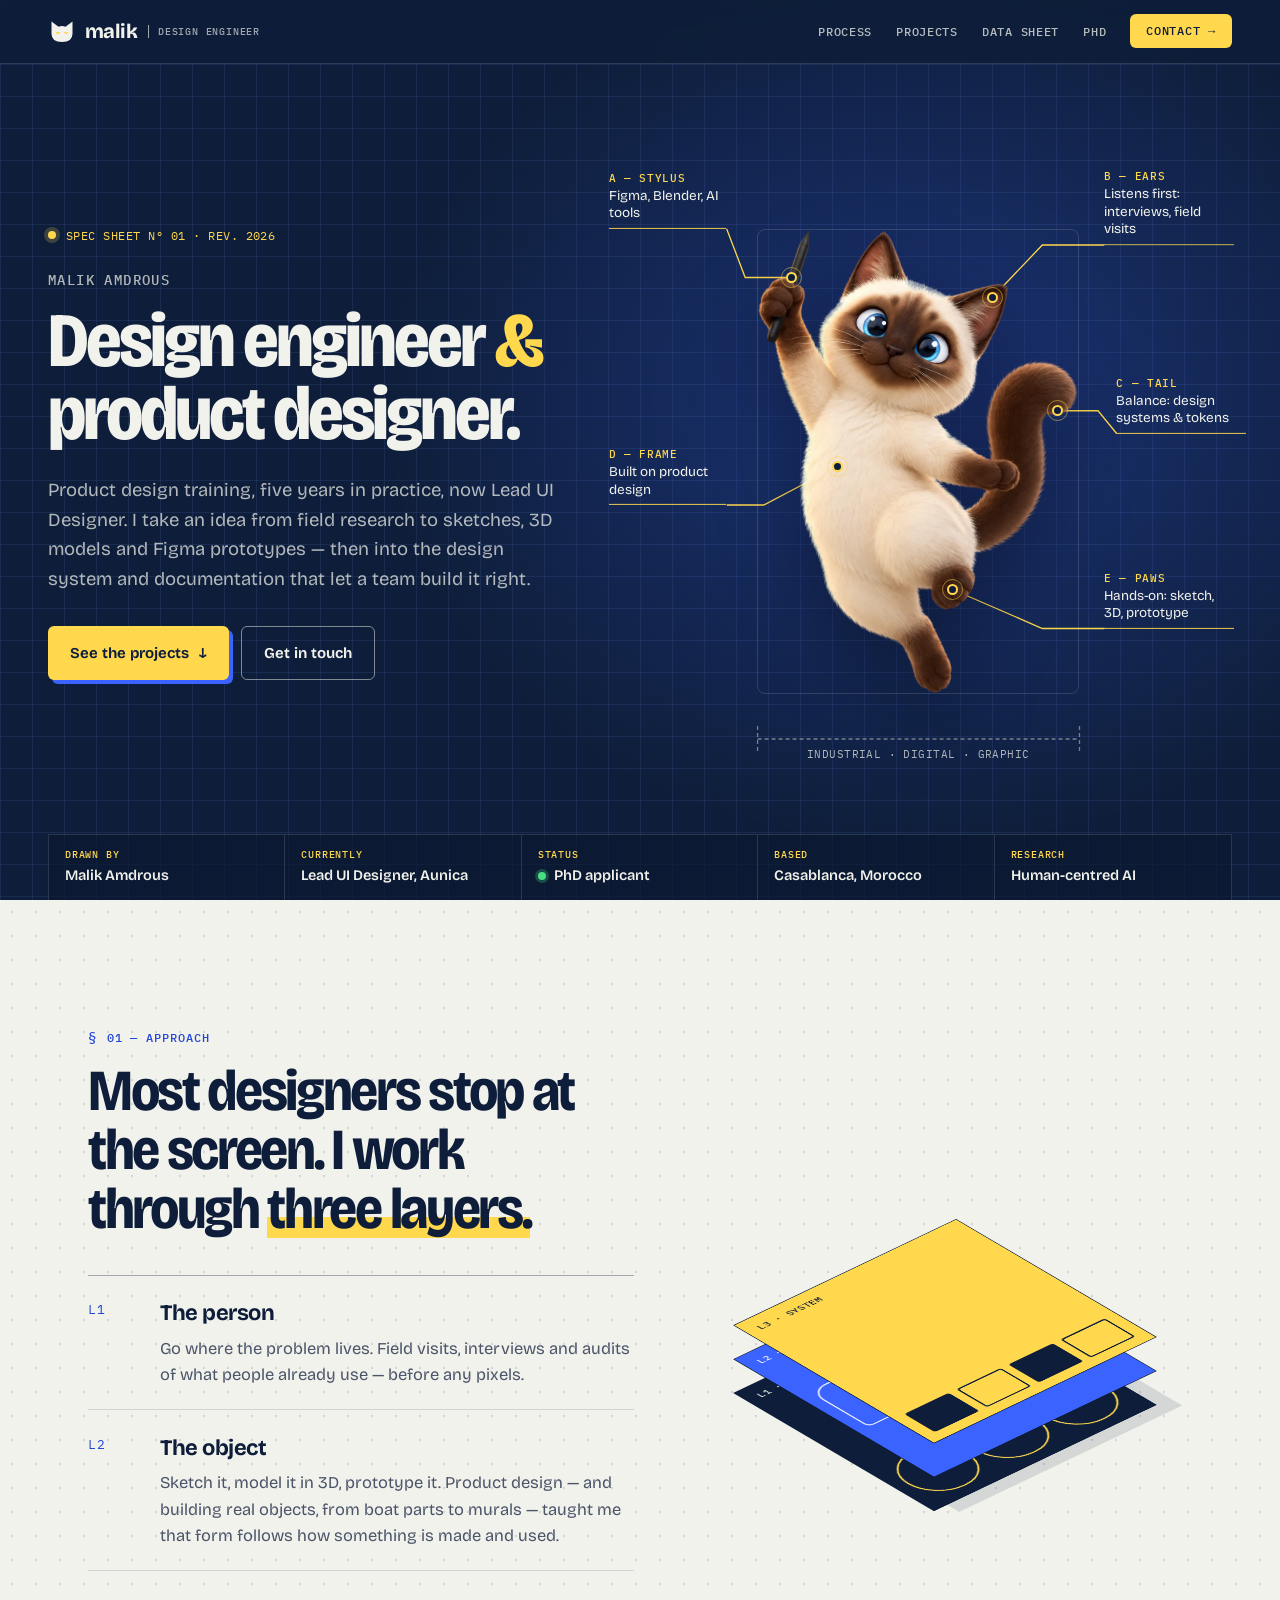
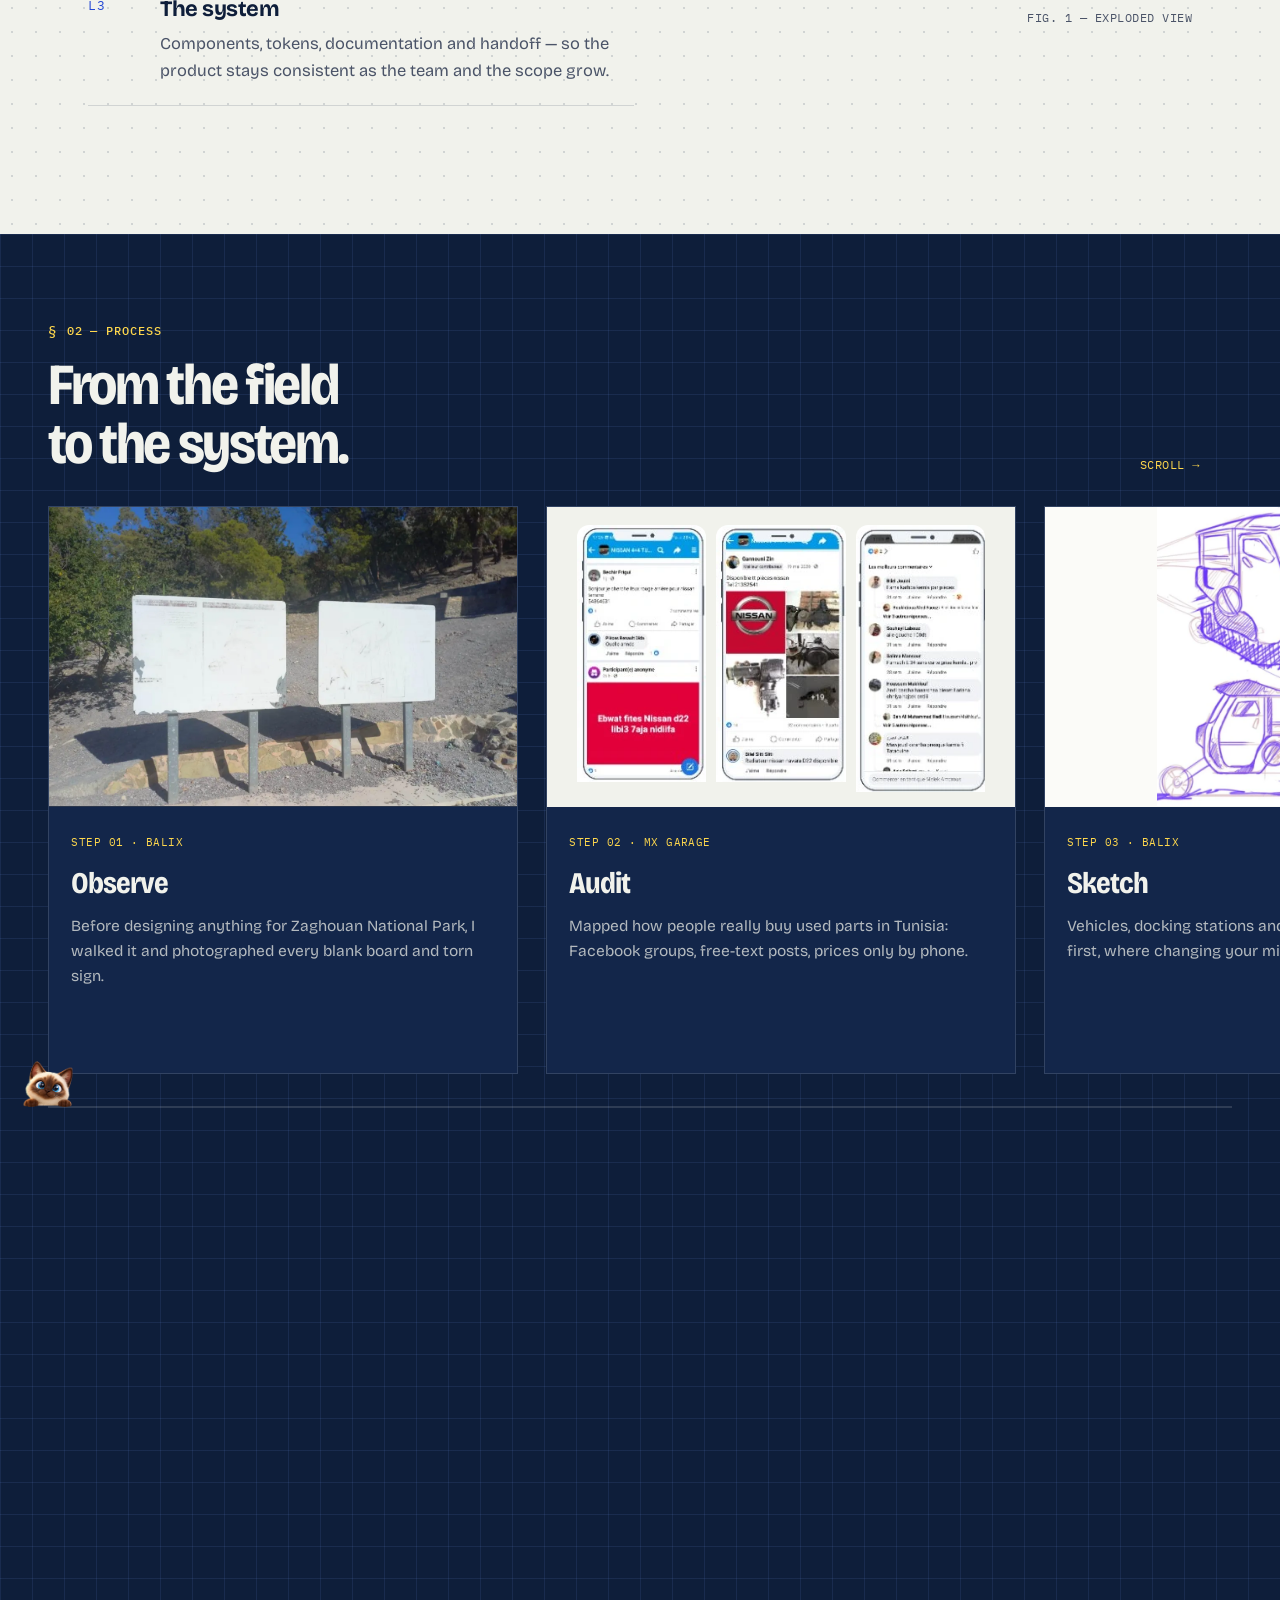
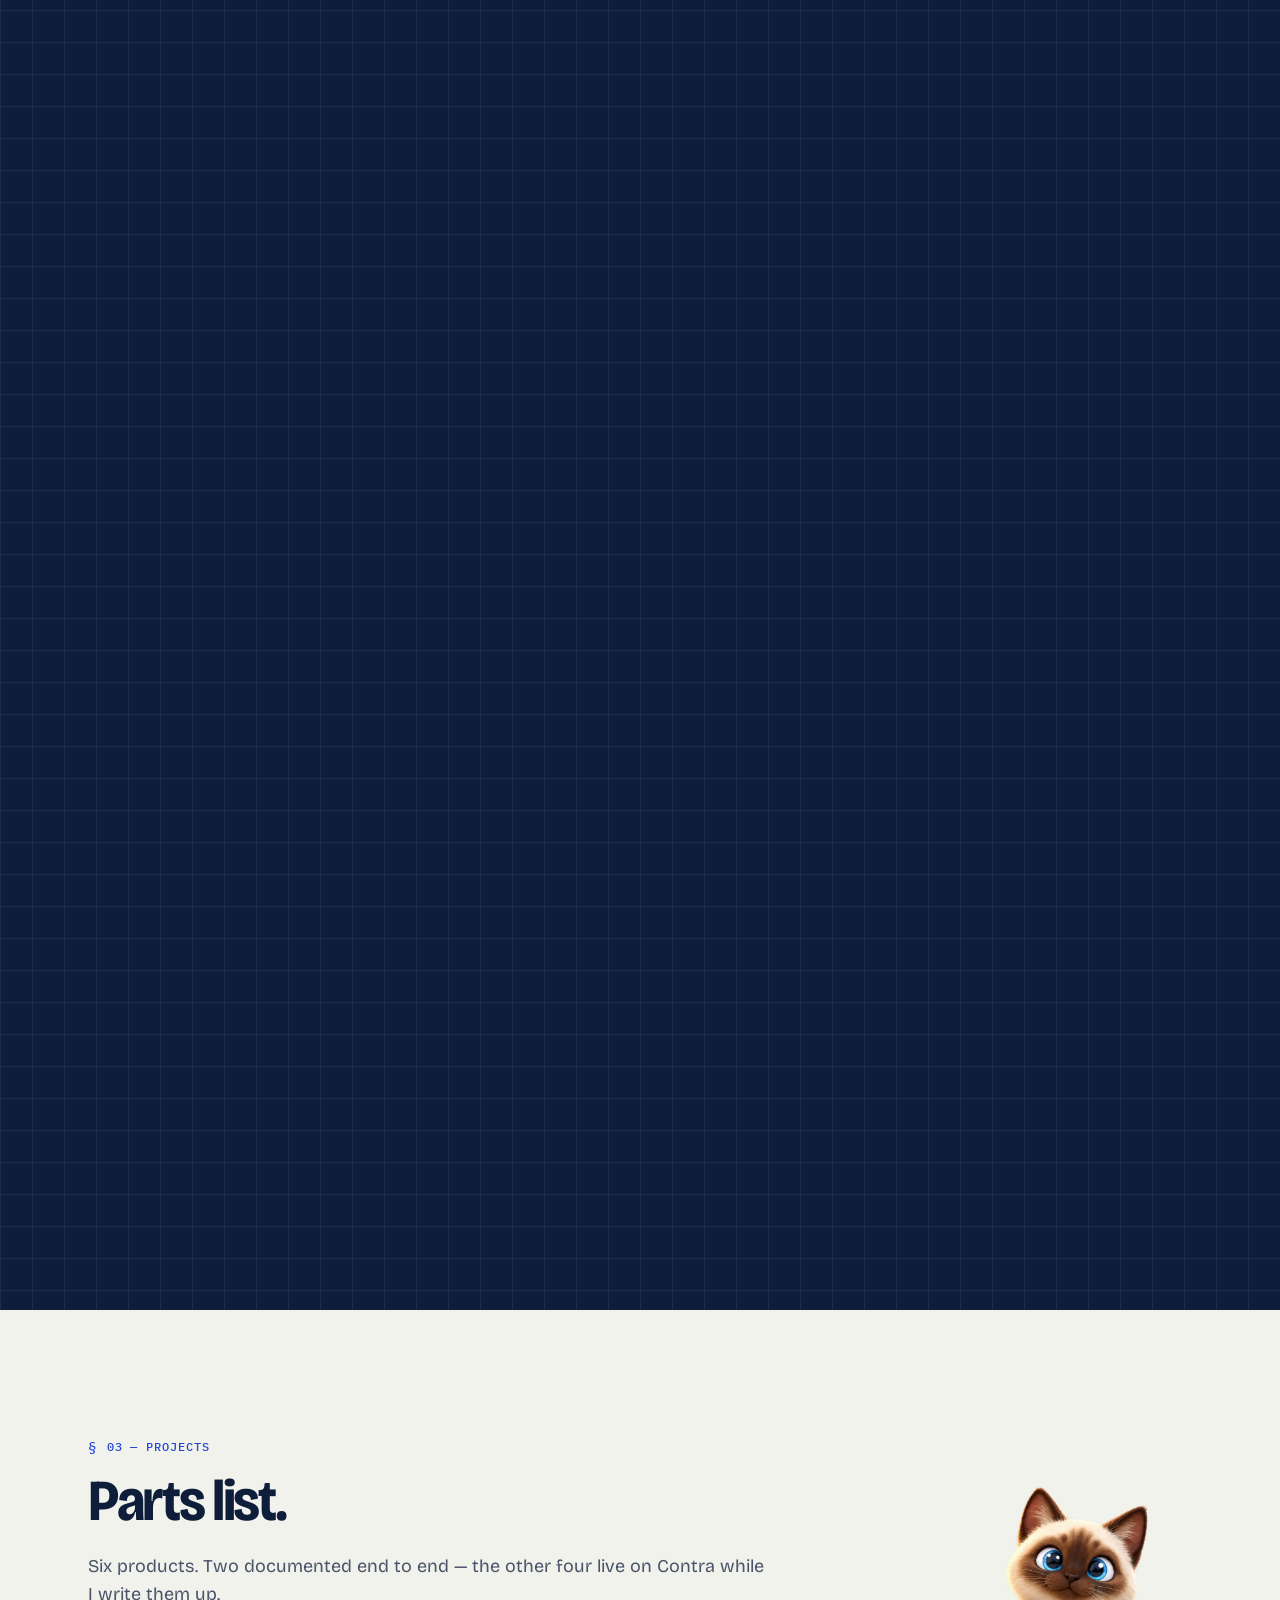
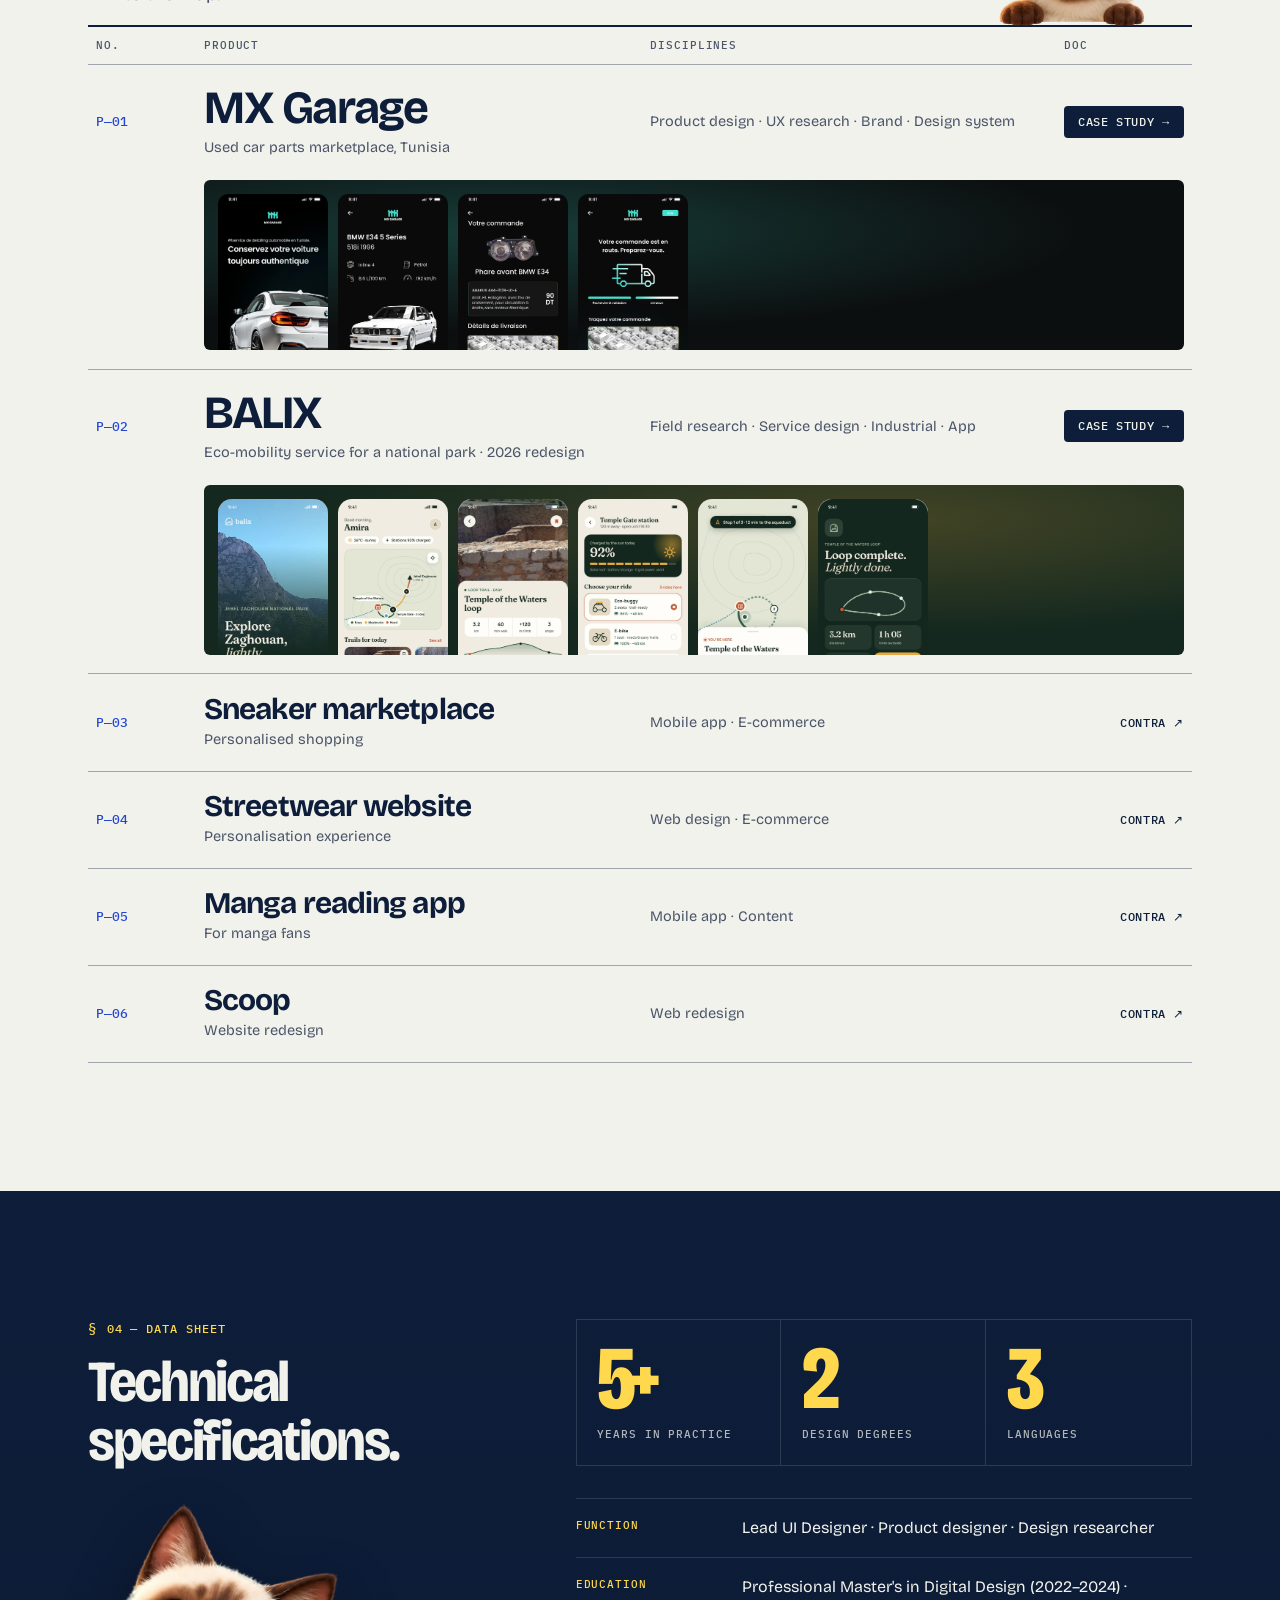
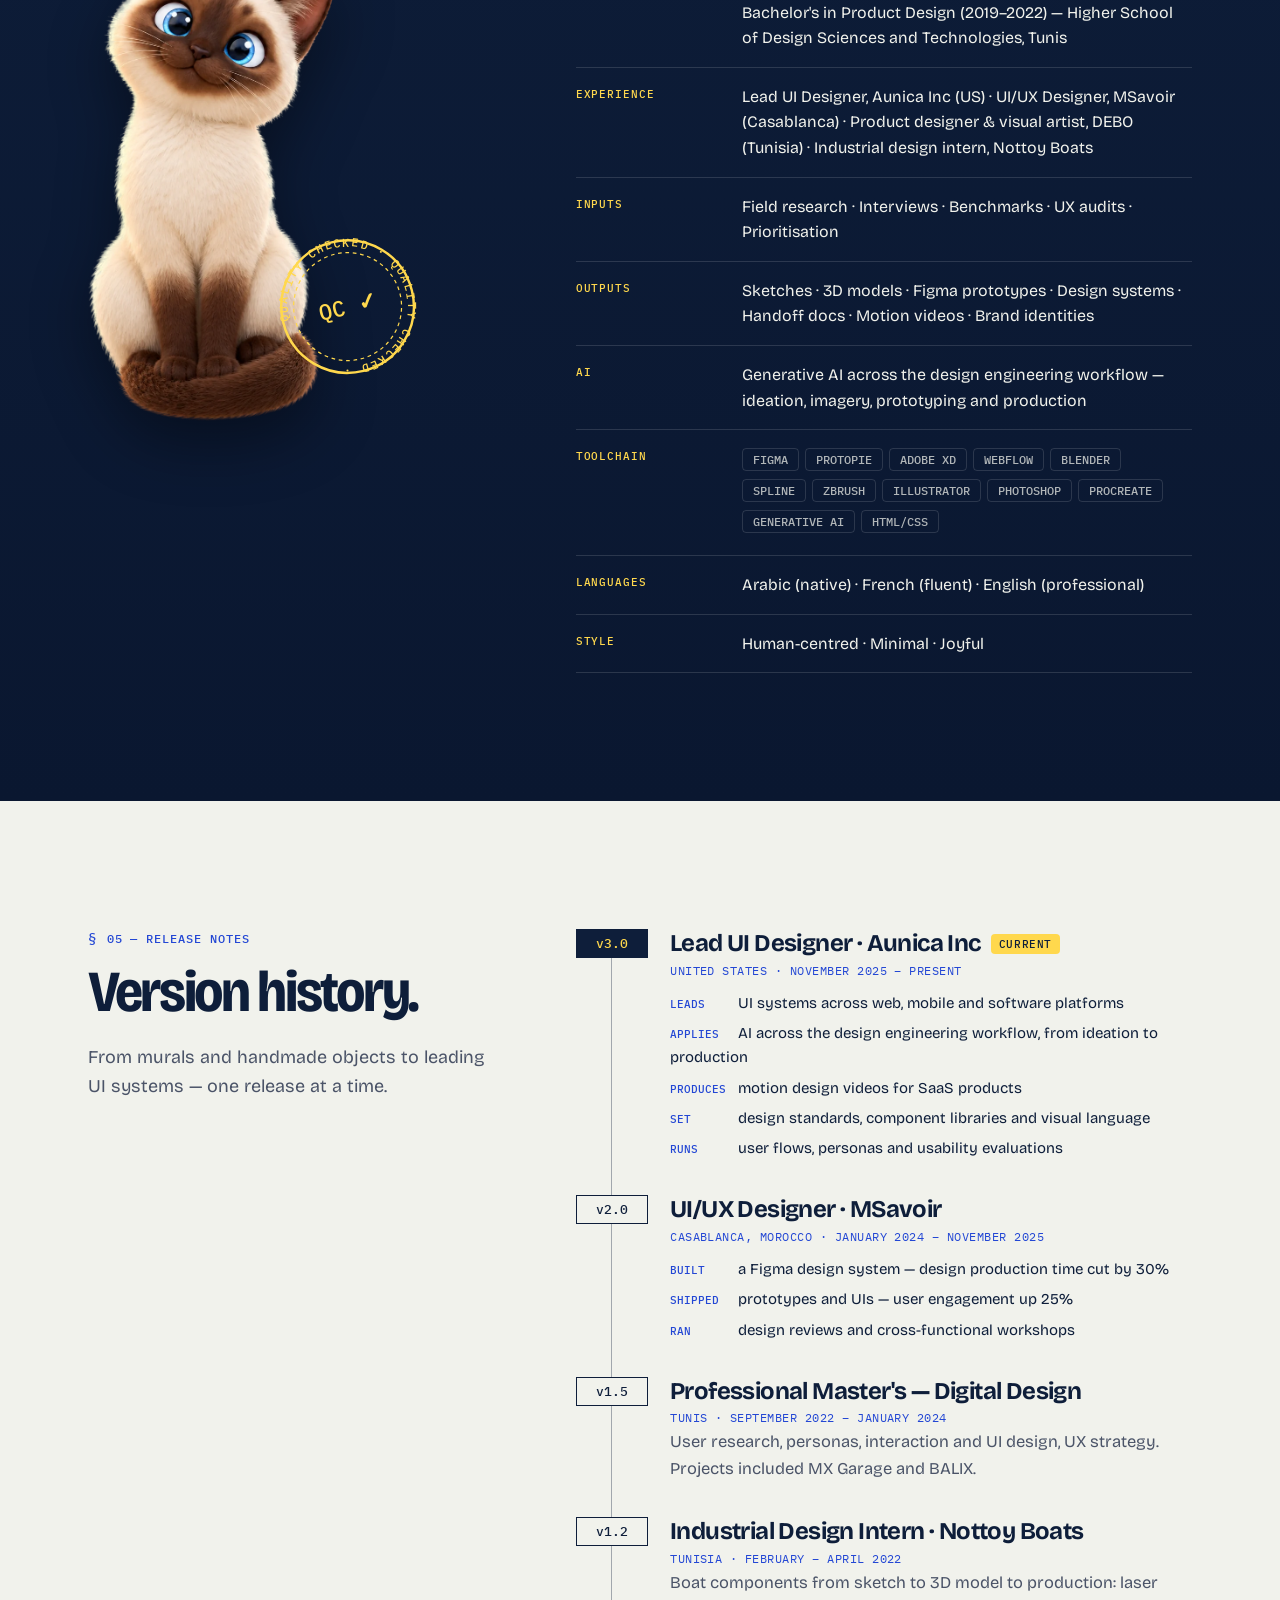
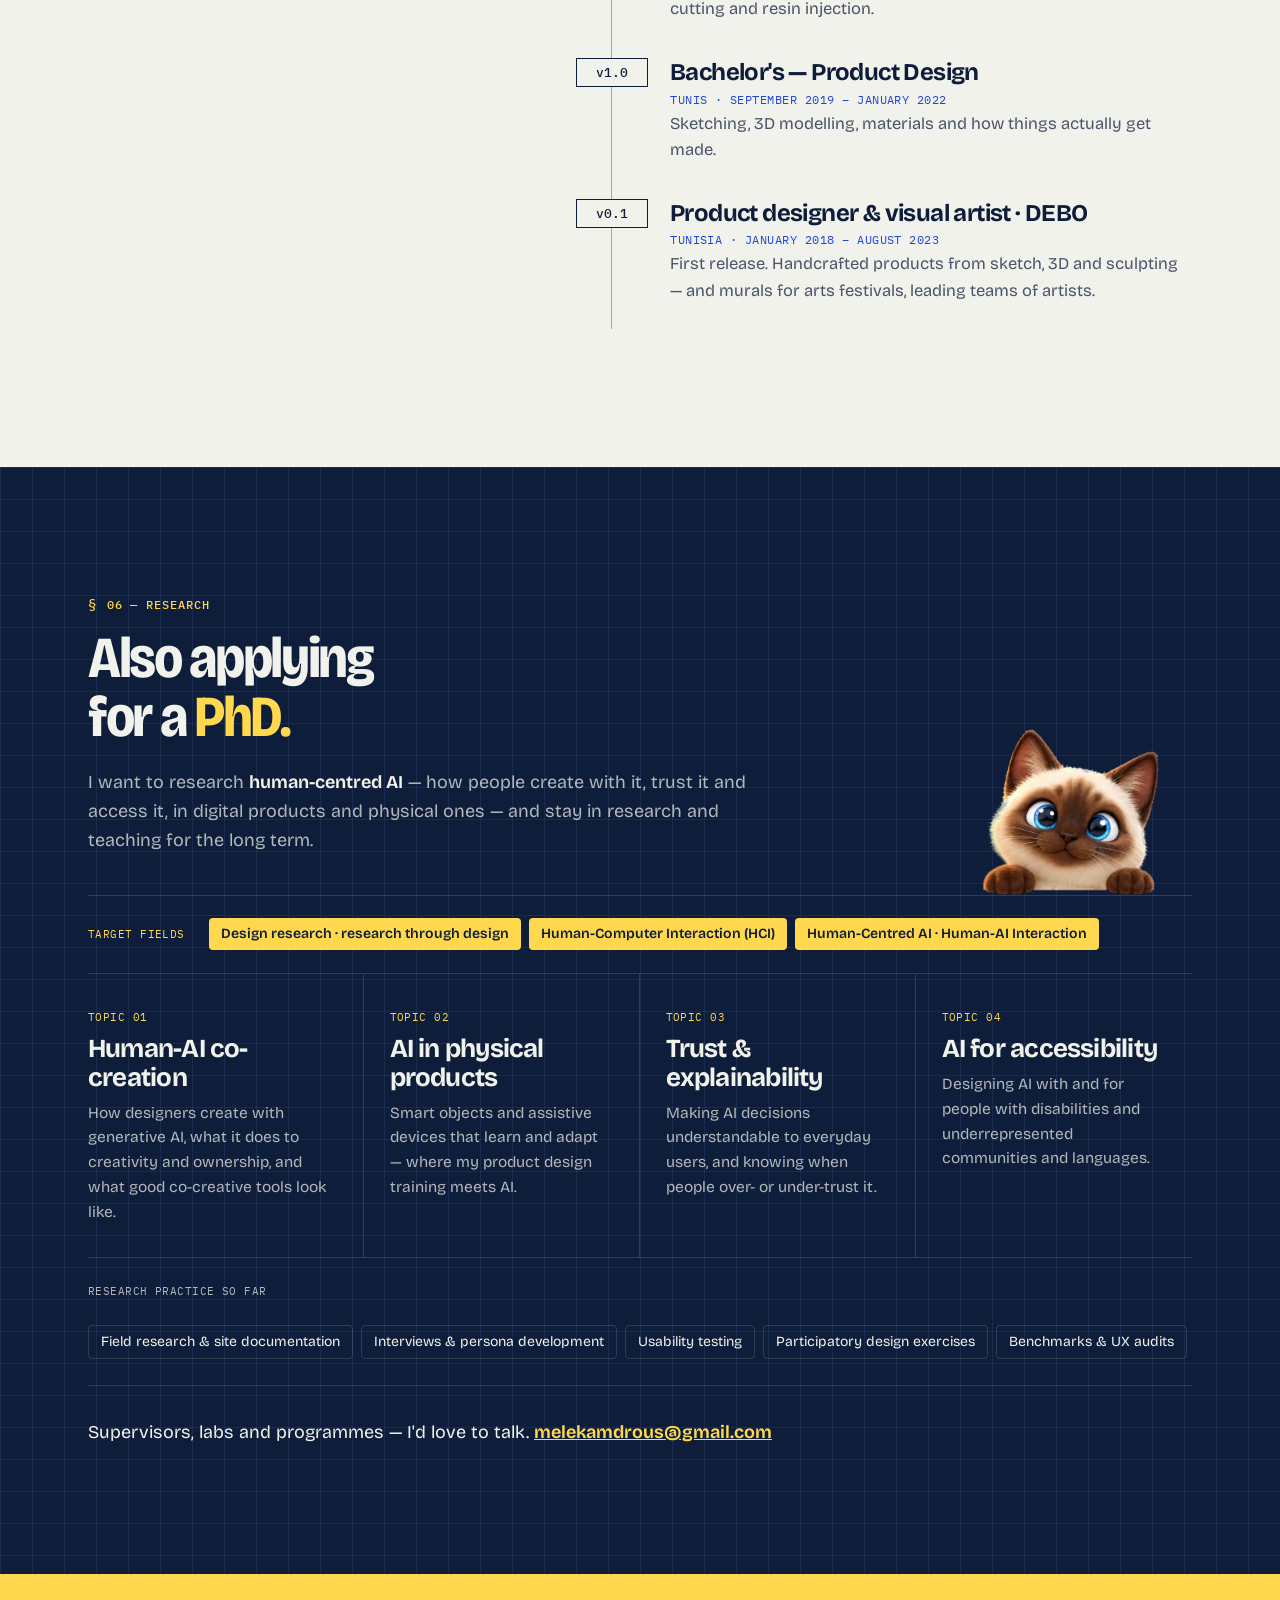
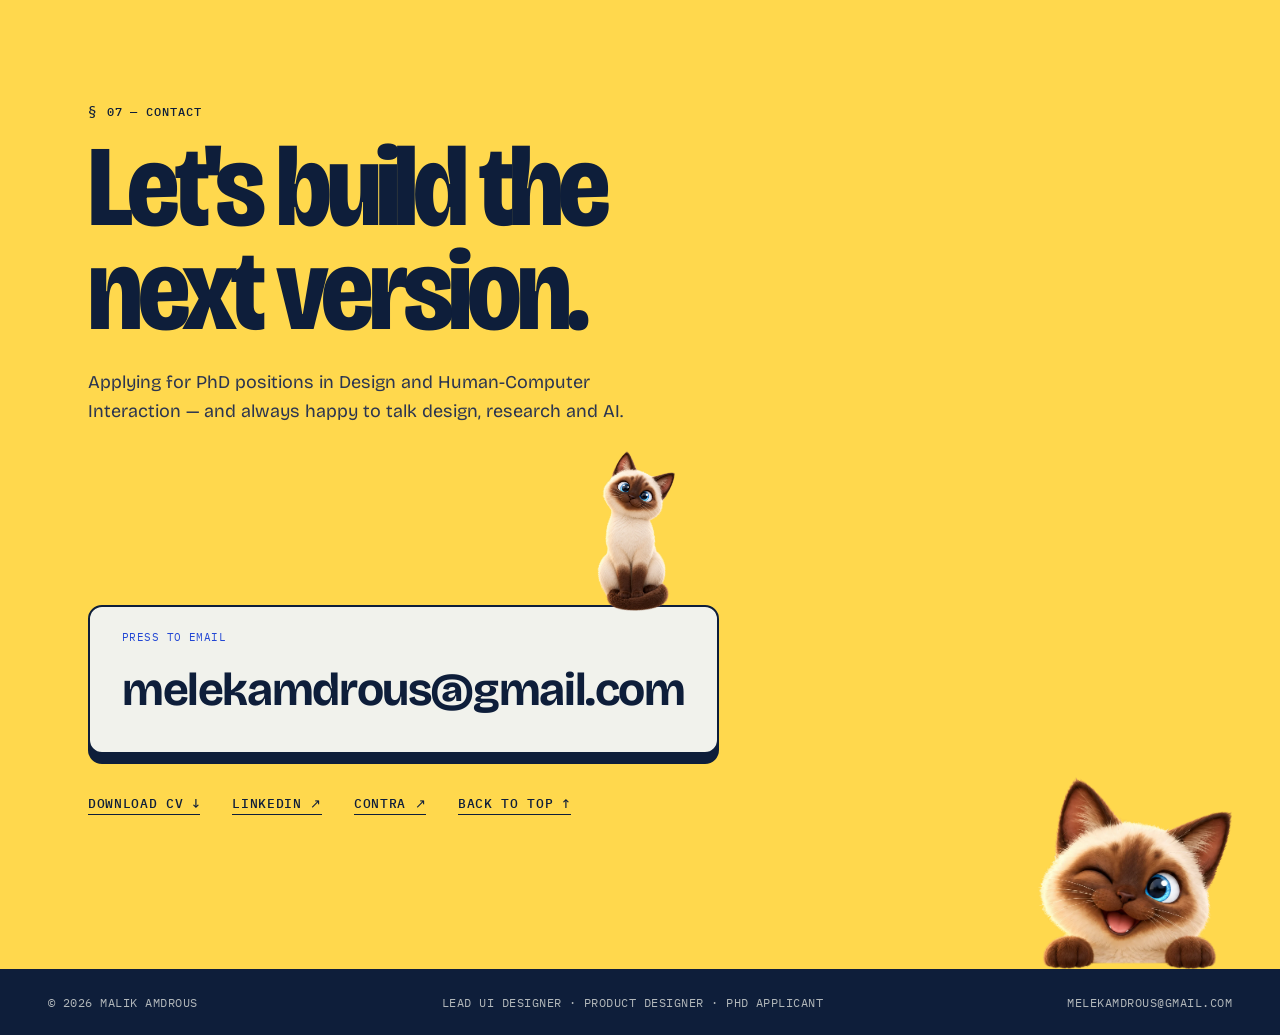
<file: index.html>
<!DOCTYPE html>
<html lang="en-GB">
<head>
<meta charset="UTF-8">
<meta name="viewport" content="width=device-width, initial-scale=1.0">
<title>Malik Amdrous — Design Engineer &amp; Product Designer</title>
<meta name="description" content="Malik Amdrous is a Lead UI Designer and product designer with a design-engineering approach: field research, sketching, 3D, Figma prototypes, design systems, motion and AI-assisted workflows. Applying for PhD positions in Design and HCI.">
<meta property="og:title" content="Malik Amdrous — Design Engineer &amp; Product Designer">
<meta property="og:description" content="From field research to sketches, 3D, prototypes and the design system that ships it.">
<meta property="og:image" content="images/og.jpg">
<link rel="icon" href="favicon.svg" type="image/svg+xml">
<link rel="preload" href="fonts/bricolage.woff2" as="font" type="font/woff2" crossorigin>
<link rel="preload" href="fonts/plex-mono-500.woff2" as="font" type="font/woff2" crossorigin>
<link rel="stylesheet" href="styles.css">
<link rel="stylesheet" href="home.css">
<script>
  document.documentElement.classList.add('js');
  if (window.matchMedia('(prefers-reduced-motion: reduce)').matches) document.documentElement.classList.add('rm');
</script>
</head>
<body class="home">
<a class="skip" href="#approach">Skip to content</a>

<nav class="nav dark hnav" aria-label="Main">
  <a href="#top" class="logo"><svg viewBox="0 0 64 64" aria-hidden="true"><path class="lc-head" d="M8 10 L24 22 Q32 19.5 40 22 L56 10 L56 38 Q56 57 32 57 Q8 57 8 38 Z"/><rect class="lc-eye" x="18" y="34" width="9" height="4" rx="2"/><rect class="lc-eye" x="37" y="34" width="9" height="4" rx="2"/></svg>malik<small>Design engineer</small></a>
  <div class="nav-links">
    <a href="#process">Process</a>
    <a href="#projects">Projects</a>
    <a href="#data">Data sheet</a>
    <a href="#research">PhD</a>
    <a href="#contact" class="btn-pill">Contact →</a>
  </div>
</nav>

<main>

<!-- ================= HERO / SPEC SHEET ================= -->
<header class="hero blueprint on-dark" id="top" data-nav="dark">
  <div class="hero-inner">
    <div class="hero-copy">
      <p class="mono hero-ref"><span class="dot"></span>Spec sheet Nº 01 · Rev. 2026</p>
      <h1>
        <span class="h1-name">Malik Amdrous</span>
        Design engineer <em>&amp;</em> product designer.
      </h1>
      <p class="hero-sub">Product design training, five years in practice, now Lead UI Designer. I take an idea from field research to sketches, 3D models and Figma prototypes — then into the design system and documentation that let a team build it right.</p>
      <div class="hero-actions">
        <a href="#projects" class="btn btn-butter">See the projects <span aria-hidden="true">↓</span></a>
        <a href="#contact" class="btn btn-line">Get in touch</a>
      </div>
    </div>

    <figure class="drawing" aria-label="Annotated drawing of Malik's mascot, a Siamese cat, labelled with his skills">
      <svg class="leaders" viewBox="0 0 100 100" preserveAspectRatio="none" aria-hidden="true">
        <g class="dims">
          <line x1="24" y1="94" x2="76" y2="94"/><line x1="24" y1="92" x2="24" y2="96"/><line x1="76" y1="92" x2="76" y2="96"/>
        </g>
        <polyline class="ld" points="29.5,23 22,23 19,15.5"/>
        <polyline class="ld" points="62,26 70,18 80,18"/>
        <polyline class="ld" points="72.5,43.5 79,43.5 82,47"/>
        <polyline class="ld" points="37,52 25,58 19,58"/>
        <polyline class="ld" points="55.5,71 70,77 80,77"/>
      </svg>
      <span class="pin" style="left:29.5%;top:23%"></span>
      <span class="pin" style="left:62%;top:26%"></span>
      <span class="pin" style="left:72.5%;top:43.5%"></span>
      <span class="pin" style="left:37%;top:52%"></span>
      <span class="pin" style="left:55.5%;top:71%"></span>
      <img class="hero-cat" src="images/cat/cat-jump.webp" alt="" width="799" height="1157" fetchpriority="high">
      <ul class="callouts">
        <li class="co l" style="--x:0%;--y:15.5%"><b>A — Stylus</b><span>Figma, Blender, AI tools</span></li>
        <li class="co r" style="--x:80%;--y:18%"><b>B — Ears</b><span>Listens first: interviews, field visits</span></li>
        <li class="co r" style="--x:82%;--y:47%"><b>C — Tail</b><span>Balance: design systems &amp; tokens</span></li>
        <li class="co l" style="--x:0%;--y:58%"><b>D — Frame</b><span>Built on product design</span></li>
        <li class="co r" style="--x:80%;--y:77%"><b>E — Paws</b><span>Hands-on: sketch, 3D, prototype</span></li>
      </ul>
      <span class="dim-h mono" aria-hidden="true">Industrial · Digital · Graphic</span>
    </figure>
  </div>

  <dl class="titleblock">
    <div><dt>Drawn by</dt><dd>Malik Amdrous</dd></div>
    <div><dt>Currently</dt><dd>Lead UI Designer, Aunica</dd></div>
    <div><dt>Status</dt><dd><span class="live"></span>PhD applicant</dd></div>
    <div><dt>Based</dt><dd>Casablanca, Morocco</dd></div>
    <div><dt>Research</dt><dd>Human-centred AI</dd></div>
  </dl>
</header>

<!-- ================= APPROACH / EXPLODED VIEW ================= -->
<section class="approach" id="approach" data-nav="light">
  <div class="wrap approach-grid">
    <div class="approach-copy">
      <p class="eyebrow">01 — Approach</p>
      <h2 class="h2 reveal">Most designers stop at the screen. I work through <span class="hl">three layers.</span></h2>
      <ol class="layers-list">
        <li class="reveal"><span class="mono">L1</span><div><h3>The person</h3><p>Go where the problem lives. Field visits, interviews and audits of what people already use — before any pixels.</p></div></li>
        <li class="reveal"><span class="mono">L2</span><div><h3>The object</h3><p>Sketch it, model it in 3D, prototype it. Product design — and building real objects, from boat parts to murals — taught me that form follows how something is made and used.</p></div></li>
        <li class="reveal"><span class="mono">L3</span><div><h3>The system</h3><p>Components, tokens, documentation and handoff — so the product stays consistent as the team and the scope grow.</p></div></li>
      </ol>
    </div>
    <div class="explode" aria-hidden="true">
      <div class="iso">
        <div class="plate p1"><span>L1 · Person</span><i></i><i></i><i></i></div>
        <div class="plate p2"><span>L2 · Object</span><i></i><i></i></div>
        <div class="plate p3"><span>L3 · System</span><i></i><i></i><i></i><i></i></div>
      </div>
      <p class="mono explode-note">Fig. 1 — Exploded view</p>
    </div>
  </div>
</section>

<!-- ================= PROCESS / HORIZONTAL ================= -->
<section class="process blueprint on-dark" id="process" data-nav="dark" aria-label="Process">
  <div class="process-stage">
    <div class="process-head wrap">
      <p class="eyebrow">02 — Process</p>
      <h2 class="h2">From the field<br>to the system.</h2>
      <p class="mono process-hint">Scroll →</p>
    </div>
    <div class="track-wrap">
      <ol class="track">
        <li class="panel">
          <div class="panel-img"><img src="images/balix/field-blank-boards.webp" alt="Two faded, blank information boards in Zaghouan National Park" loading="lazy"></div>
          <div class="panel-txt"><span class="mono">Step 01 · BALIX</span><h3>Observe</h3><p>Before designing anything for Zaghouan National Park, I walked it and photographed every blank board and torn sign.</p></div>
        </li>
        <li class="panel">
          <div class="panel-img phones3" style="background:#F1F2EC"><img src="images/mx/audit/fb-1.webp" alt="Facebook post asking for a used part with a phone number" loading="lazy" style="border:0"><img src="images/mx/audit/fb-4.webp" alt="Facebook listing of used parts" loading="lazy" style="border:0"><img src="images/mx/audit/fb-8.webp" alt="Facebook comments giving part prices" loading="lazy" style="border:0"></div>
          <div class="panel-txt"><span class="mono">Step 02 · MX Garage</span><h3>Audit</h3><p>Mapped how people really buy used parts in Tunisia: Facebook groups, free-text posts, prices only by phone.</p></div>
        </li>
        <li class="panel">
          <div class="panel-img contain"><img src="images/balix/sketch-pod.webp" alt="Hand sketch of a compact electric pod for the park" loading="lazy" style="object-fit:contain"></div>
          <div class="panel-txt"><span class="mono">Step 03 · BALIX</span><h3>Sketch</h3><p>Vehicles, docking stations and terrain — explored by hand first, where changing your mind is cheap.</p></div>
        </li>
        <li class="panel">
          <div class="panel-img contain"><img src="images/balix/model-5y.webp" alt="Blender model of the park in five years: solar panels, kayaks, charging" loading="lazy" style="object-fit:contain;padding:12px"></div>
          <div class="panel-txt"><span class="mono">Step 04 · BALIX</span><h3>Model</h3><p>Built the park in Blender in three phases — today, six months, five years — to make the rollout realistic.</p></div>
        </li>
        <li class="panel">
          <div class="panel-img phones3"><img src="images/mx/home-light.webp" alt="MX Garage home screen" loading="lazy"><img src="images/mx/parts-rear-light.webp" alt="MX Garage parts screen" loading="lazy"><img src="images/mx/processing-dark.webp" alt="MX Garage order tracking screen" loading="lazy"></div>
          <div class="panel-txt"><span class="mono">Step 05 · MX Garage</span><h3>Specify</h3><p>Two complete themes and 20+ screens, with components built alongside — tested with users, then documented.</p></div>
        </li>
        <li class="panel panel-end">
          <img class="end-cat" src="images/cat/cat-peek-focused.webp" alt="" loading="lazy">
          <div class="panel-txt"><span class="mono">Step 06 · In-house</span><h3>Ship &amp; document</h3><p>In product teams: a Figma design system that cut design production time by 30%, component libraries, prototypes and reviews with product and engineering.</p></div>
        </li>
      </ol>
    </div>
    <div class="process-bar" aria-hidden="true"><div class="bar-fill"></div><img class="bar-cat" src="images/cat/cat-peek-curious.webp" alt=""></div>
  </div>
</section>

<!-- ================= PROJECTS INDEX ================= -->
<section class="projects" id="projects" data-nav="light">
  <div class="wrap">
    <div class="projects-head">
      <div>
        <p class="eyebrow">03 — Projects</p>
        <h2 class="h2">Parts list.</h2>
        <p class="lead">Six products. Two documented end to end — the other four live on Contra while I write them up.</p>
      </div>
      <img class="peek-over" src="images/cat/cat-peek-curious.webp" alt="" loading="lazy">
    </div>

    <div class="index" role="list">
      <div class="index-row index-labels" aria-hidden="true"><span>No.</span><span>Product</span><span>Disciplines</span><span>Doc</span></div>

      <a href="mx-garage.html" class="index-row feat" role="listitem" >
        <span class="no">P—01</span>
        <span class="name"><strong>MX Garage</strong><em>Used car parts marketplace, Tunisia</em></span>
        <span class="disc">Product design · UX research · Brand · Design system</span>
        <span class="doc">Case study →</span>
        <span class="strip mx"><img src="images/mx/home-dark.webp" alt="" loading="lazy"><img src="images/mx/parts-front-dark.webp" alt="" loading="lazy"><img src="images/mx/order-dark.webp" alt="" loading="lazy"><img src="images/mx/delivery-dark.webp" alt="" loading="lazy"></span>
      </a>
      <a href="balix.html" class="index-row feat" role="listitem" >
        <span class="no">P—02</span>
        <span class="name"><strong>BALIX</strong><em>Eco-mobility service for a national park · 2026 redesign</em></span>
        <span class="disc">Field research · Service design · Industrial · App</span>
        <span class="doc">Case study →</span>
        <span class="strip bx"><img src="images/balix/screen-1.webp" alt="" loading="lazy"><img src="images/balix/screen-2.webp" alt="" loading="lazy"><img src="images/balix/screen-3.webp" alt="" loading="lazy"><img src="images/balix/screen-4.webp" alt="" loading="lazy"><img src="images/balix/screen-5.webp" alt="" loading="lazy"><img src="images/balix/screen-6.webp" alt="" loading="lazy"></span>
      </a>
      <a href="https://contra.com/p/gNePWgsA-mobile-app-marketplace-personalized-sneaker-marketplace" target="_blank" rel="noopener" class="index-row" role="listitem">
        <span class="no">P—03</span><span class="name"><strong>Sneaker marketplace</strong><em>Personalised shopping</em></span><span class="disc">Mobile app · E-commerce</span><span class="doc">Contra ↗</span>
      </a>
      <a href="https://contra.com/p/lmoENRUB-web-design-personalize-your-streetwear-experience" target="_blank" rel="noopener" class="index-row" role="listitem">
        <span class="no">P—04</span><span class="name"><strong>Streetwear website</strong><em>Personalisation experience</em></span><span class="disc">Web design · E-commerce</span><span class="doc">Contra ↗</span>
      </a>
      <a href="https://contra.com/p/W6UXQqXv-mobile-app-solution-for-the-manga-lovers" target="_blank" rel="noopener" class="index-row" role="listitem">
        <span class="no">P—05</span><span class="name"><strong>Manga reading app</strong><em>For manga fans</em></span><span class="disc">Mobile app · Content</span><span class="doc">Contra ↗</span>
      </a>
      <a href="https://contra.com/p/o2qmQrUU-scoop-site-re-design" target="_blank" rel="noopener" class="index-row" role="listitem">
        <span class="no">P—06</span><span class="name"><strong>Scoop</strong><em>Website redesign</em></span><span class="disc">Web redesign</span><span class="doc">Contra ↗</span>
      </a>
    </div>
  </div>
</section>

<!-- ================= DATA SHEET ================= -->
<section class="data on-dark" id="data" data-nav="dark">
  <div class="wrap data-grid">
    <div class="data-side">
      <p class="eyebrow">04 — Data sheet</p>
      <h2 class="h2">Technical<br>specifications.</h2>
      <div class="qc reveal">
        <img src="images/cat/cat-sit.webp" alt="" loading="lazy">
        <svg class="stamp" viewBox="0 0 120 120" aria-hidden="true"><circle cx="60" cy="60" r="54"/><circle cx="60" cy="60" r="44"/><defs><path id="st" d="M60,60 m-49,0 a49,49 0 1,1 98,0 a49,49 0 1,1 -98,0"/></defs><text><textPath href="#st">QUALITY CHECKED · QUALITY CHECKED ·</textPath></text><text x="60" y="66" text-anchor="middle" class="ok">QC ✓</text></svg>
      </div>
    </div>
    <div>
      <div class="counters">
        <div><b data-count="5" data-suffix="+">5+</b><span>Years in practice</span></div>
        <div><b data-count="2">2</b><span>Design degrees</span></div>
        <div><b data-count="3">3</b><span>Languages</span></div>
      </div>
      <dl class="specs">
        <div><dt>Function</dt><dd>Lead UI Designer · Product designer · Design researcher</dd></div>
        <div><dt>Education</dt><dd>Professional Master's in Digital Design (2022–2024) · Bachelor's in Product Design (2019–2022) — Higher School of Design Sciences and Technologies, Tunis</dd></div>
        <div><dt>Experience</dt><dd>Lead UI Designer, Aunica Inc (US) · UI/UX Designer, MSavoir (Casablanca) · Product designer &amp; visual artist, DEBO (Tunisia) · Industrial design intern, Nottoy Boats</dd></div>
        <div><dt>Inputs</dt><dd>Field research · Interviews · Benchmarks · UX audits · Prioritisation</dd></div>
        <div><dt>Outputs</dt><dd>Sketches · 3D models · Figma prototypes · Design systems · Handoff docs · Motion videos · Brand identities</dd></div>
        <div><dt>AI</dt><dd>Generative AI across the design engineering workflow — ideation, imagery, prototyping and production</dd></div>
        <div><dt>Toolchain</dt><dd><span class="tag">Figma</span><span class="tag">Protopie</span><span class="tag">Adobe XD</span><span class="tag">Webflow</span><span class="tag">Blender</span><span class="tag">Spline</span><span class="tag">ZBrush</span><span class="tag">Illustrator</span><span class="tag">Photoshop</span><span class="tag">Procreate</span><span class="tag">Generative AI</span><span class="tag">HTML/CSS</span></dd></div>
        <div><dt>Languages</dt><dd>Arabic (native) · French (fluent) · English (professional)</dd></div>
        <div><dt>Style</dt><dd>Human-centred · Minimal · Joyful</dd></div>
      </dl>
    </div>
  </div>
</section>

<!-- ================= RELEASE NOTES ================= -->
<section class="log" id="log" data-nav="light">
  <div class="wrap log-grid">
    <div class="log-head">
      <p class="eyebrow">05 — Release notes</p>
      <h2 class="h2">Version history.</h2>
      <p class="lead">From murals and handmade objects to leading UI systems — one release at a time.</p>
    </div>
    <ol class="changelog">
      <li class="reveal"><span class="ver">v3.0</span><div><h3>Lead UI Designer · Aunica Inc <span class="badge">Current</span></h3><p class="when">United States · November 2025 – present</p><ul><li><b>Leads</b> UI systems across web, mobile and software platforms</li><li><b>Applies</b> AI across the design engineering workflow, from ideation to production</li><li><b>Produces</b> motion design videos for SaaS products</li><li><b>Set</b> design standards, component libraries and visual language</li><li><b>Runs</b> user flows, personas and usability evaluations</li></ul></div></li>
      <li class="reveal"><span class="ver">v2.0</span><div><h3>UI/UX Designer · MSavoir</h3><p class="when">Casablanca, Morocco · January 2024 – November 2025</p><ul><li><b>Built</b> a Figma design system — design production time cut by 30%</li><li><b>Shipped</b> prototypes and UIs — user engagement up 25%</li><li><b>Ran</b> design reviews and cross-functional workshops</li></ul></div></li>
      <li class="reveal"><span class="ver">v1.5</span><div><h3>Professional Master's — Digital Design</h3><p class="when">Tunis · September 2022 – January 2024</p><p>User research, personas, interaction and UI design, UX strategy. Projects included MX Garage and BALIX.</p></div></li>
      <li class="reveal"><span class="ver">v1.2</span><div><h3>Industrial Design Intern · Nottoy Boats</h3><p class="when">Tunisia · February – April 2022</p><p>Boat components from sketch to 3D model to production: laser cutting and resin injection.</p></div></li>
      <li class="reveal"><span class="ver">v1.0</span><div><h3>Bachelor's — Product Design</h3><p class="when">Tunis · September 2019 – January 2022</p><p>Sketching, 3D modelling, materials and how things actually get made.</p></div></li>
      <li class="reveal"><span class="ver">v0.1</span><div><h3>Product designer &amp; visual artist · DEBO</h3><p class="when">Tunisia · January 2018 – August 2023</p><p>First release. Handcrafted products from sketch, 3D and sculpting — and murals for arts festivals, leading teams of artists.</p></div></li>
    </ol>
  </div>
</section>

<!-- ================= RESEARCH / PHD ================= -->
<section class="research blueprint on-dark" id="research" data-nav="dark">
  <div class="wrap">
    <div class="research-top">
      <div>
        <p class="eyebrow">06 — Research</p>
        <h2 class="h2">Also applying<br>for a <span class="phd">PhD.</span></h2>
        <p class="lead">I want to research <strong>human-centred AI</strong> — how people create with it, trust it and access it, in digital products and physical ones — and stay in research and teaching for the long term.</p>
      </div>
      <img class="research-cat" src="images/cat/cat-peek-curious.webp" alt="" loading="lazy">
    </div>
    <div class="fields reveal">
      <p class="mono">Target fields</p>
      <ul><li>Design research · research through design</li><li>Human-Computer Interaction (HCI)</li><li>Human-Centred AI · Human-AI Interaction</li></ul>
    </div>
    <div class="rq four">
      <div class="reveal"><span class="mono">Topic 01</span><h3>Human-AI co-creation</h3><p>How designers create with generative AI, what it does to creativity and ownership, and what good co-creative tools look like.</p></div>
      <div class="reveal"><span class="mono">Topic 02</span><h3>AI in physical products</h3><p>Smart objects and assistive devices that learn and adapt — where my product design training meets AI.</p></div>
      <div class="reveal"><span class="mono">Topic 03</span><h3>Trust &amp; explainability</h3><p>Making AI decisions understandable to everyday users, and knowing when people over- or under-trust it.</p></div>
      <div class="reveal"><span class="mono">Topic 04</span><h3>AI for accessibility</h3><p>Designing AI with and for people with disabilities and underrepresented communities and languages.</p></div>
    </div>
    <div class="methods reveal">
      <p class="mono">Research practice so far</p>
      <ul><li>Field research &amp; site documentation</li><li>Interviews &amp; persona development</li><li>Usability testing</li><li>Participatory design exercises</li><li>Benchmarks &amp; UX audits</li></ul>
    </div>
    <p class="research-cta">Supervisors, labs and programmes — I'd love to talk. <a href="mailto:melekamdrous@gmail.com?subject=PhD">melekamdrous@gmail.com</a></p>
  </div>
</section>

<!-- ================= CONTACT ================= -->
<section class="contact" id="contact" data-nav="butter">
  <div class="wrap contact-inner">
    <p class="eyebrow">07 — Contact</p>
    <h2 class="contact-title">Let's build the<br>next version.</h2>
    <p class="contact-sub">Applying for PhD positions in Design and Human-Computer Interaction — and always happy to talk design, research and AI.</p>
    <div class="key-wrap">
      <img class="key-cat" src="images/cat/cat-sit.webp" alt="" loading="lazy">
      <a class="keycap" href="mailto:melekamdrous@gmail.com"><span class="mono">Press to email</span><b>melekamdrous@gmail.com</b></a>
    </div>
    <div class="contact-links">
      <a href="cv.pdf" target="_blank" rel="noopener">Download CV ↓</a>
      <a href="https://www.linkedin.com/in/mohamed-melek-amdrous/" target="_blank" rel="noopener">LinkedIn ↗</a>
      <a href="https://contra.com/malikamdrous" target="_blank" rel="noopener">Contra ↗</a>
      <a href="#top">Back to top ↑</a>
    </div>
  </div>
  <img class="wink" src="images/cat/cat-peek-ready.webp" alt="" loading="lazy">
</section>

</main>

<footer>
  <p>© 2026 Malik Amdrous</p>
  <p>Lead UI Designer · Product designer · PhD applicant</p>
  <a href="mailto:melekamdrous@gmail.com">melekamdrous@gmail.com</a>
</footer>

<script src="home.js" defer></script>
</body>
</html>
</file>
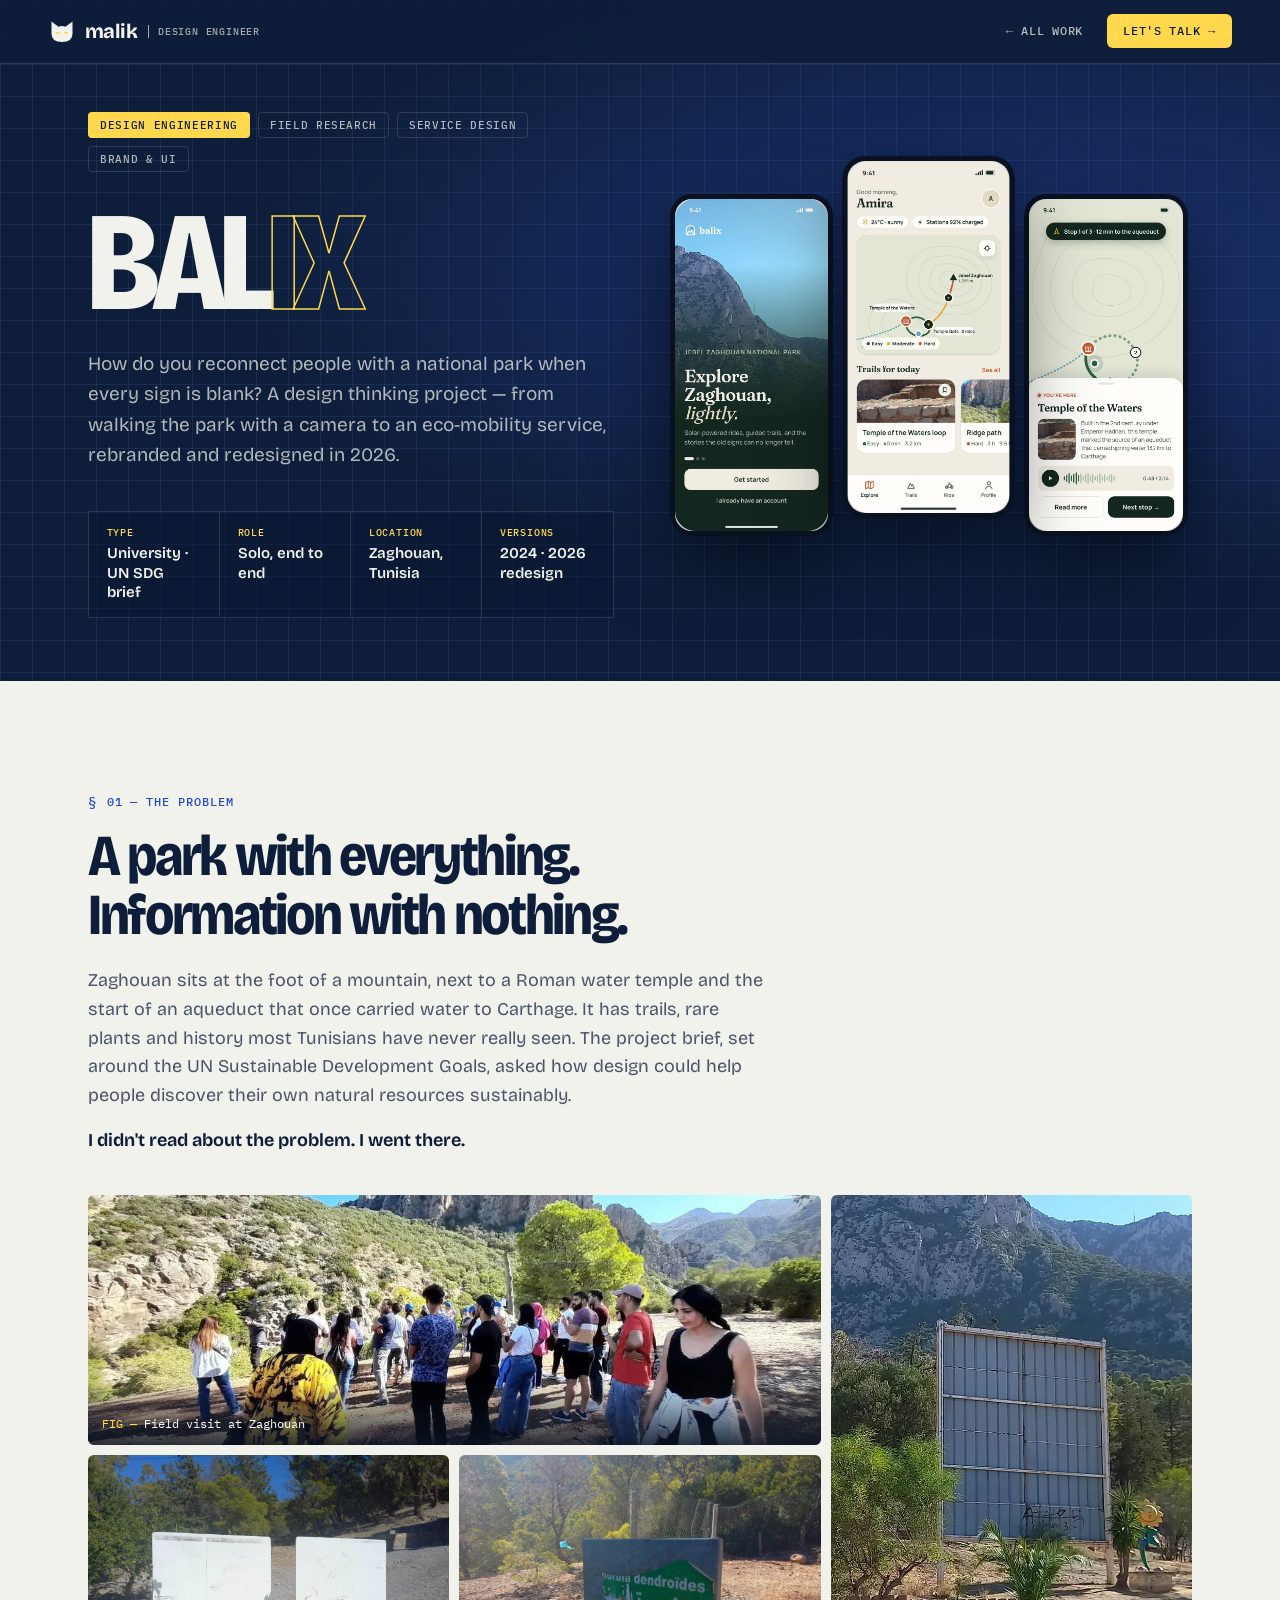
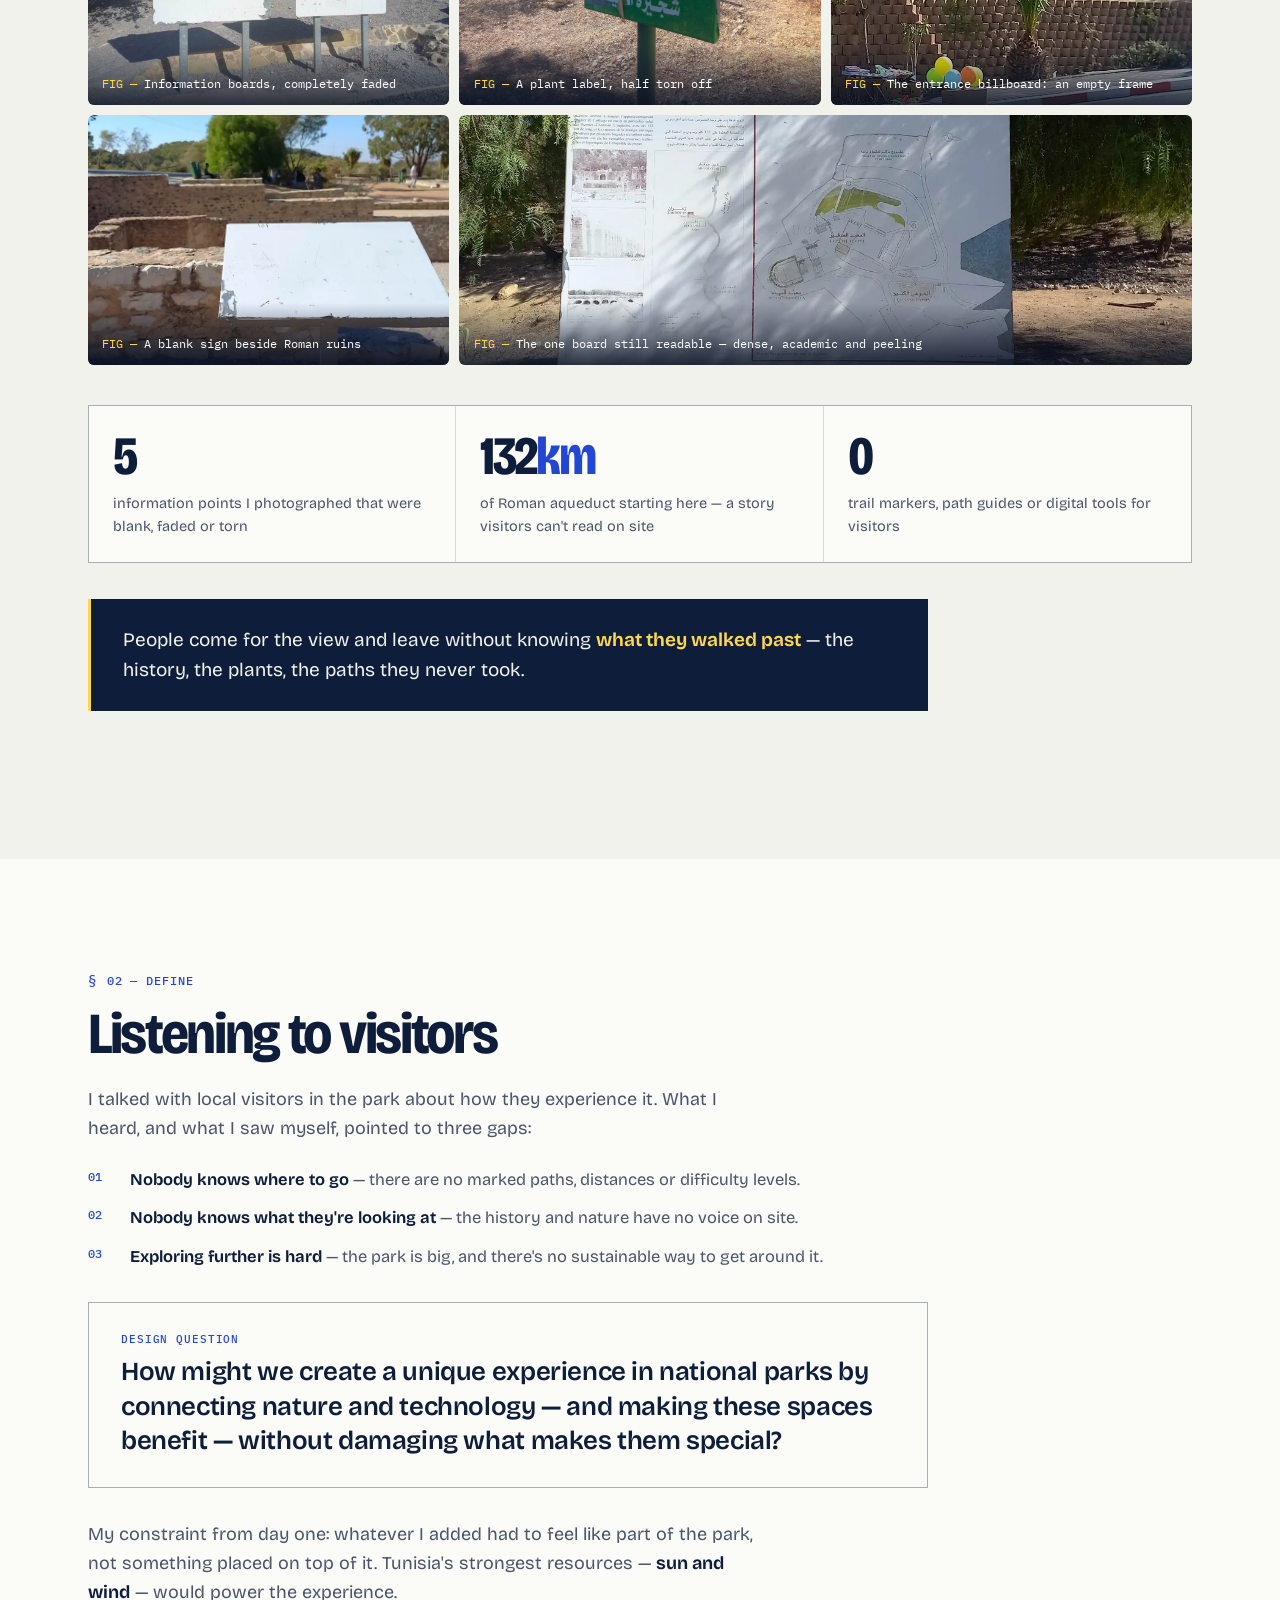
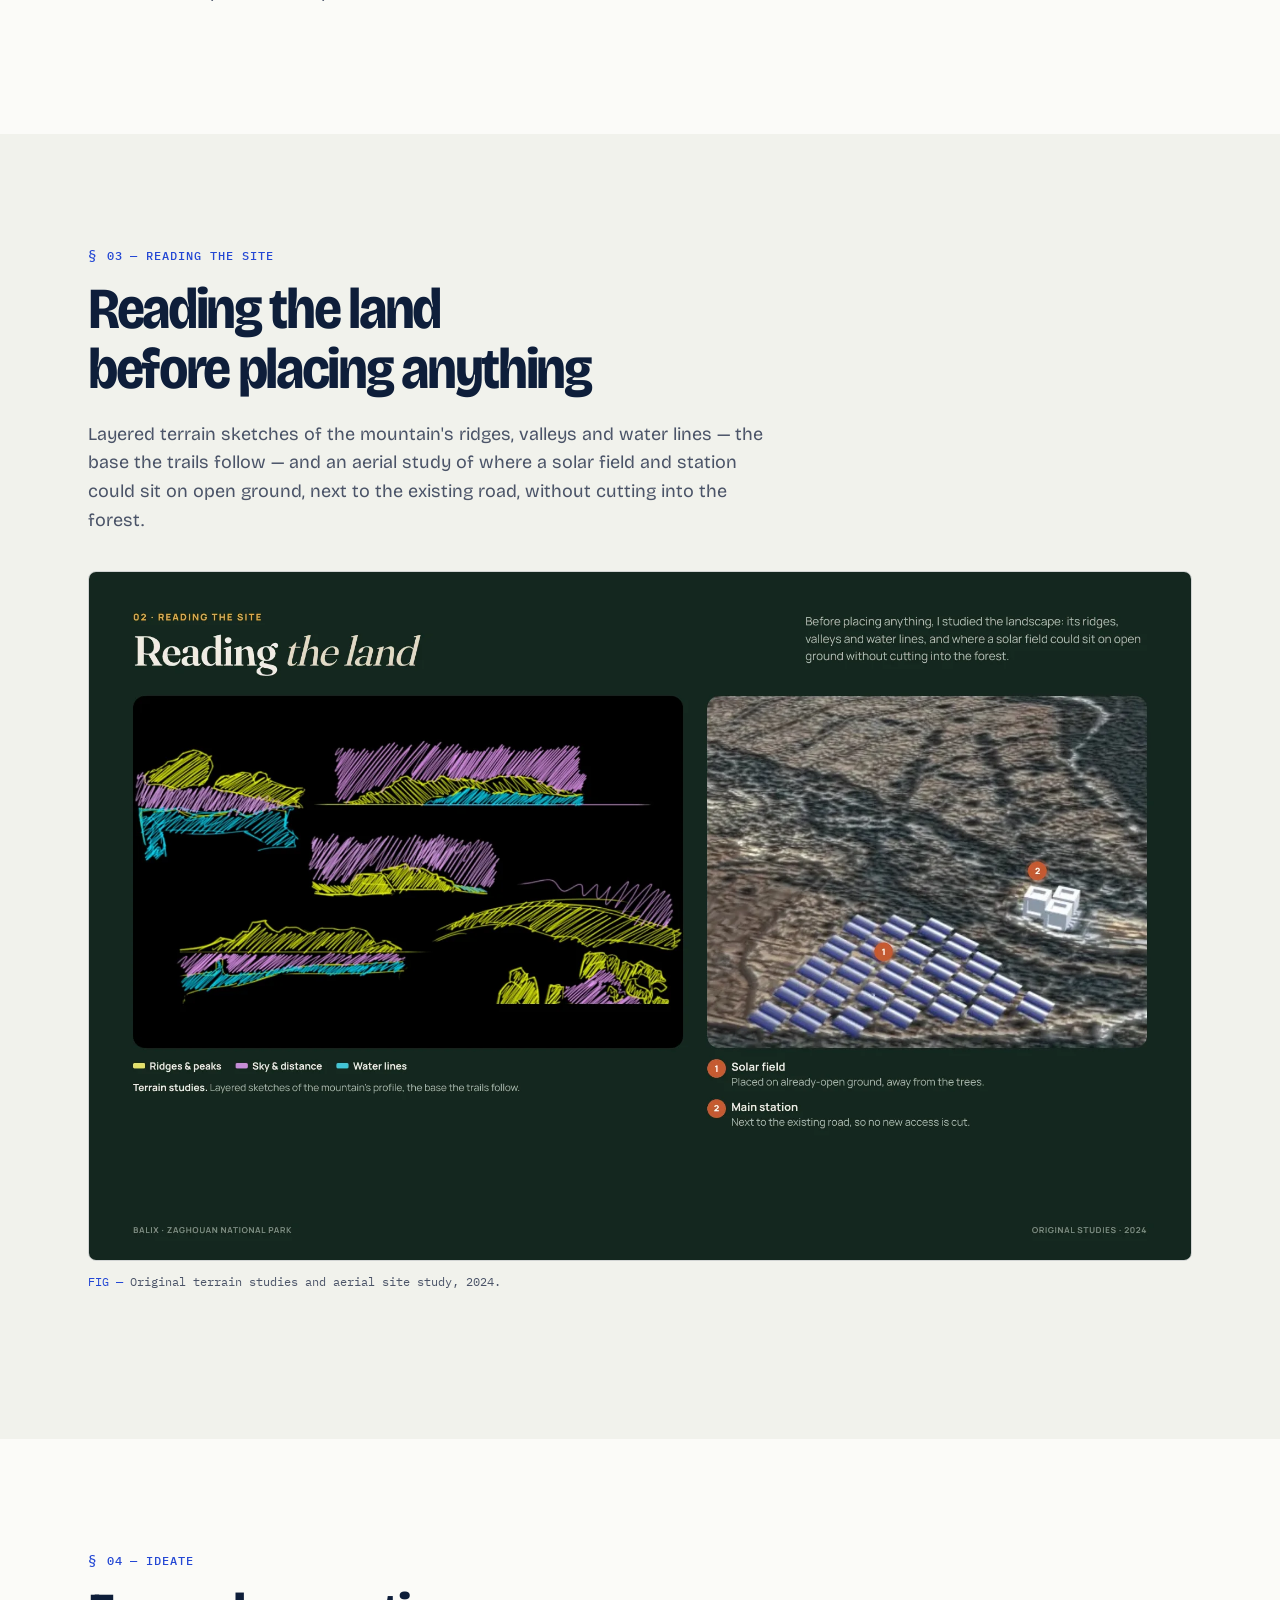
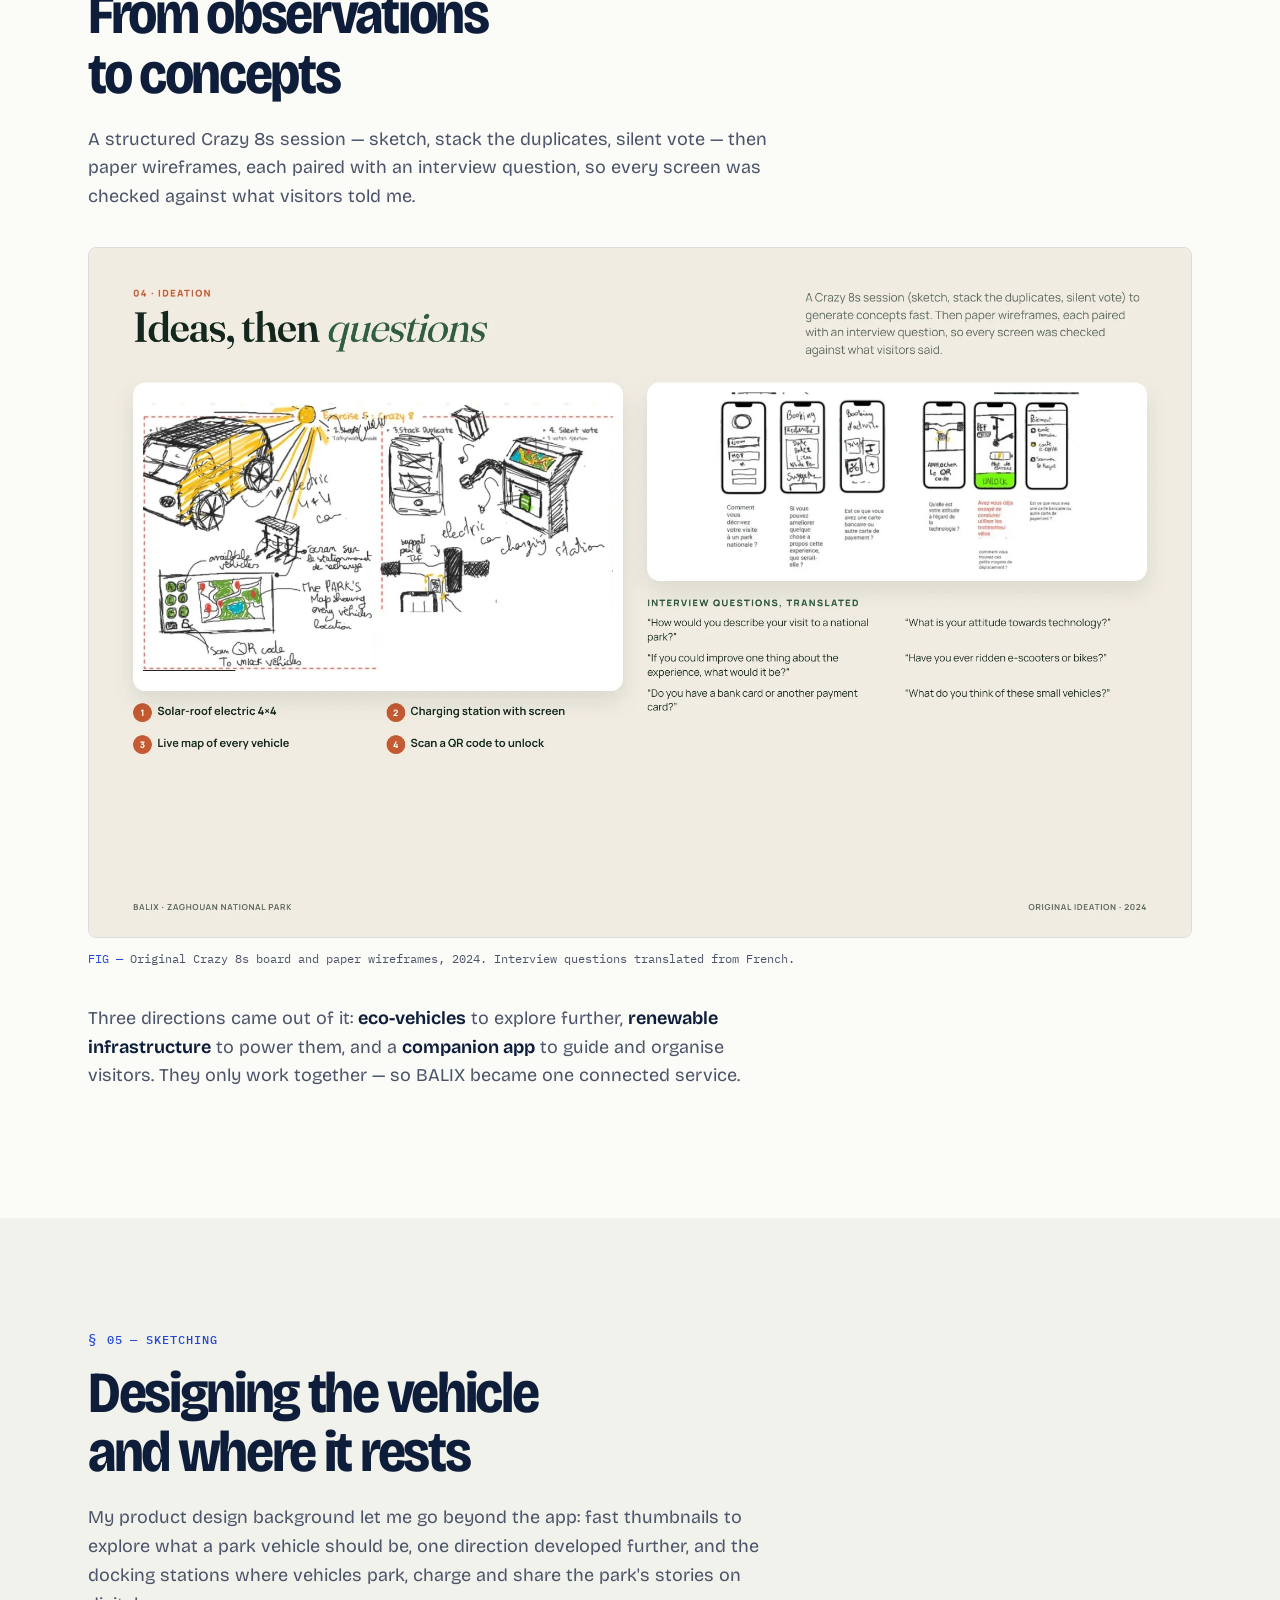
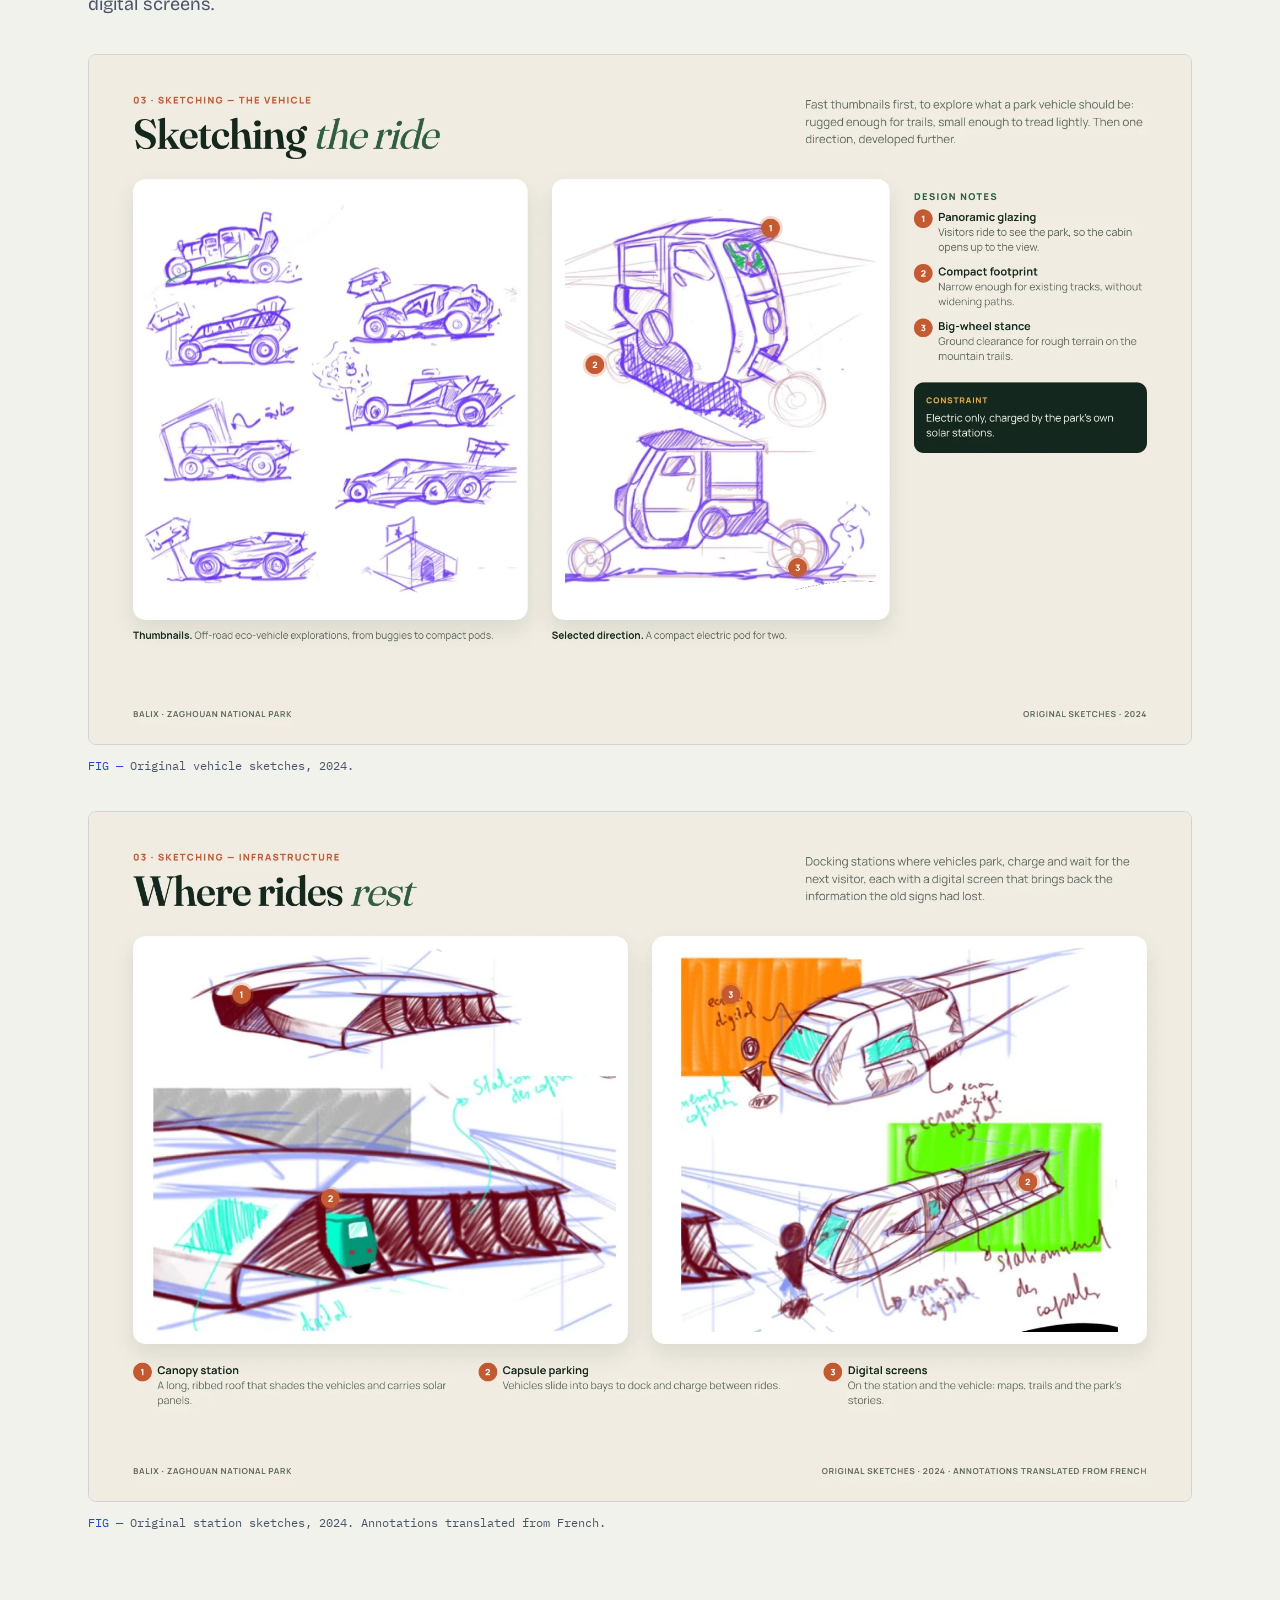
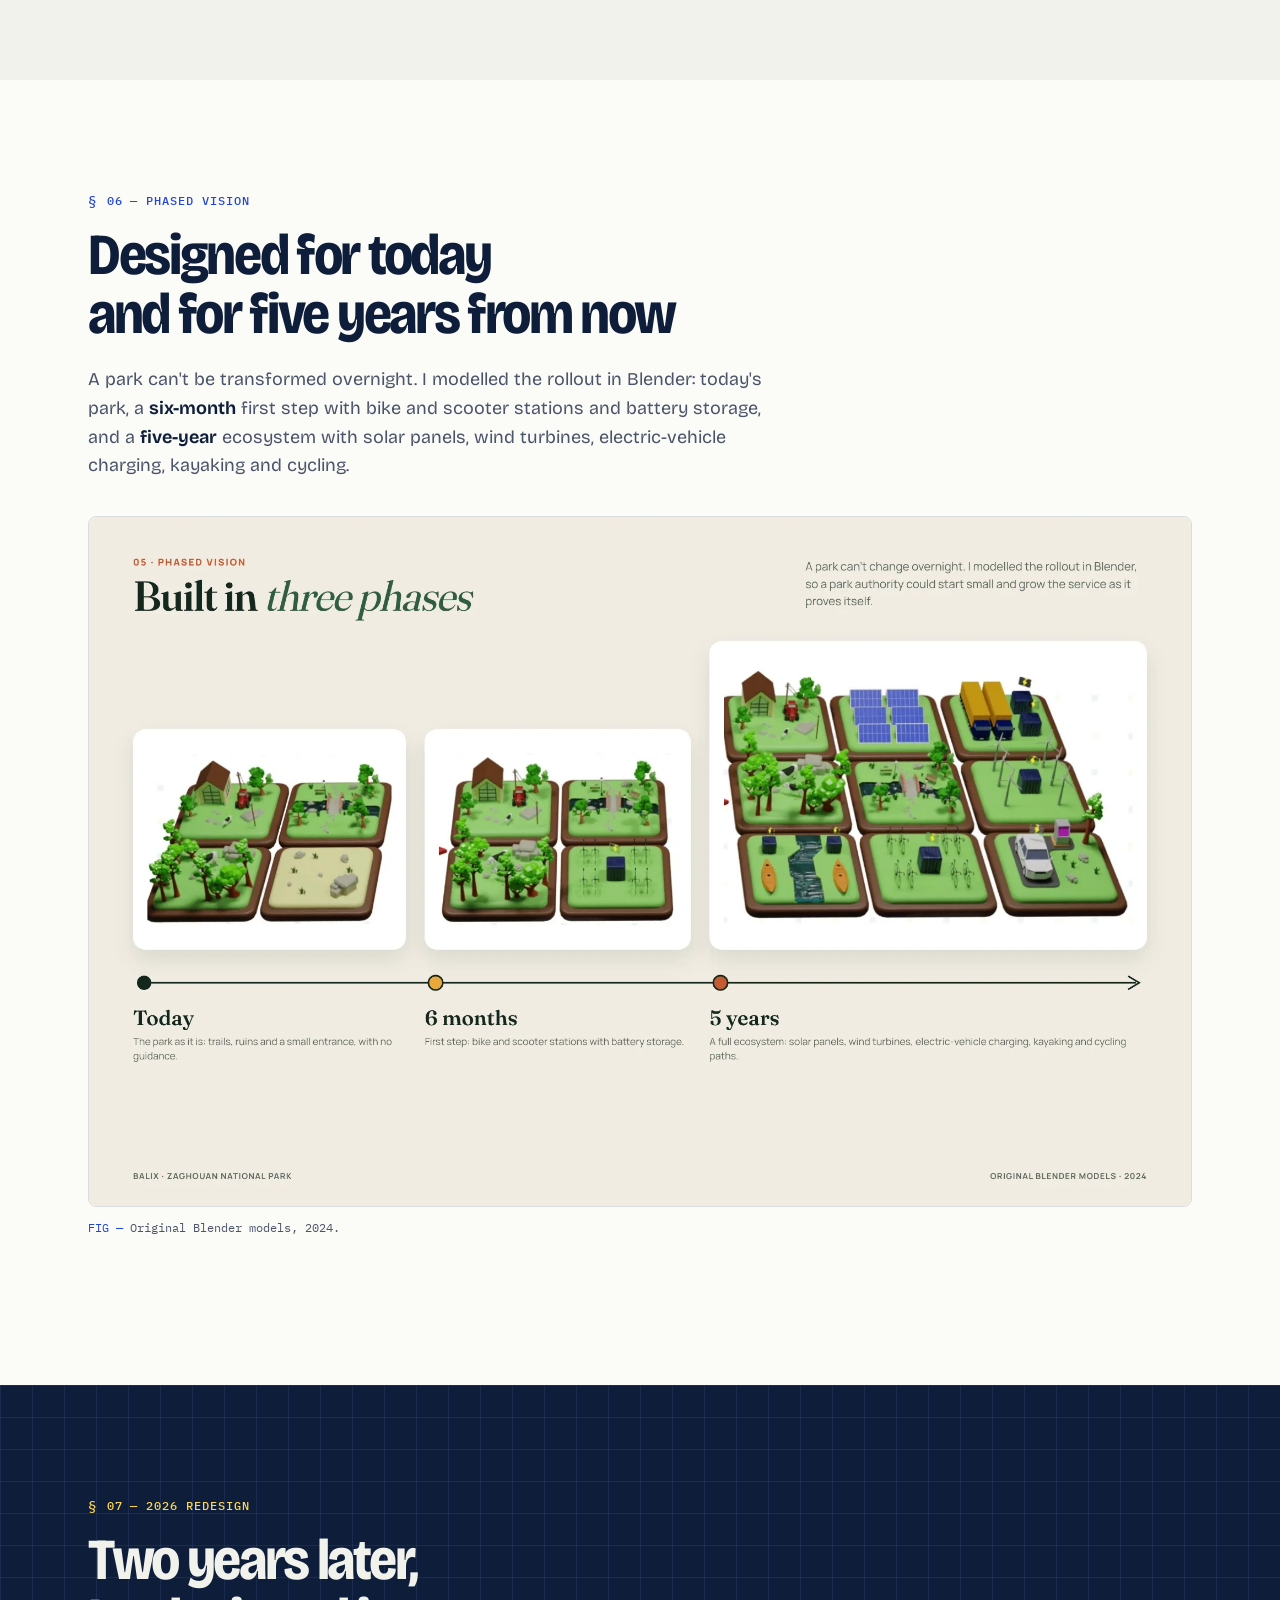
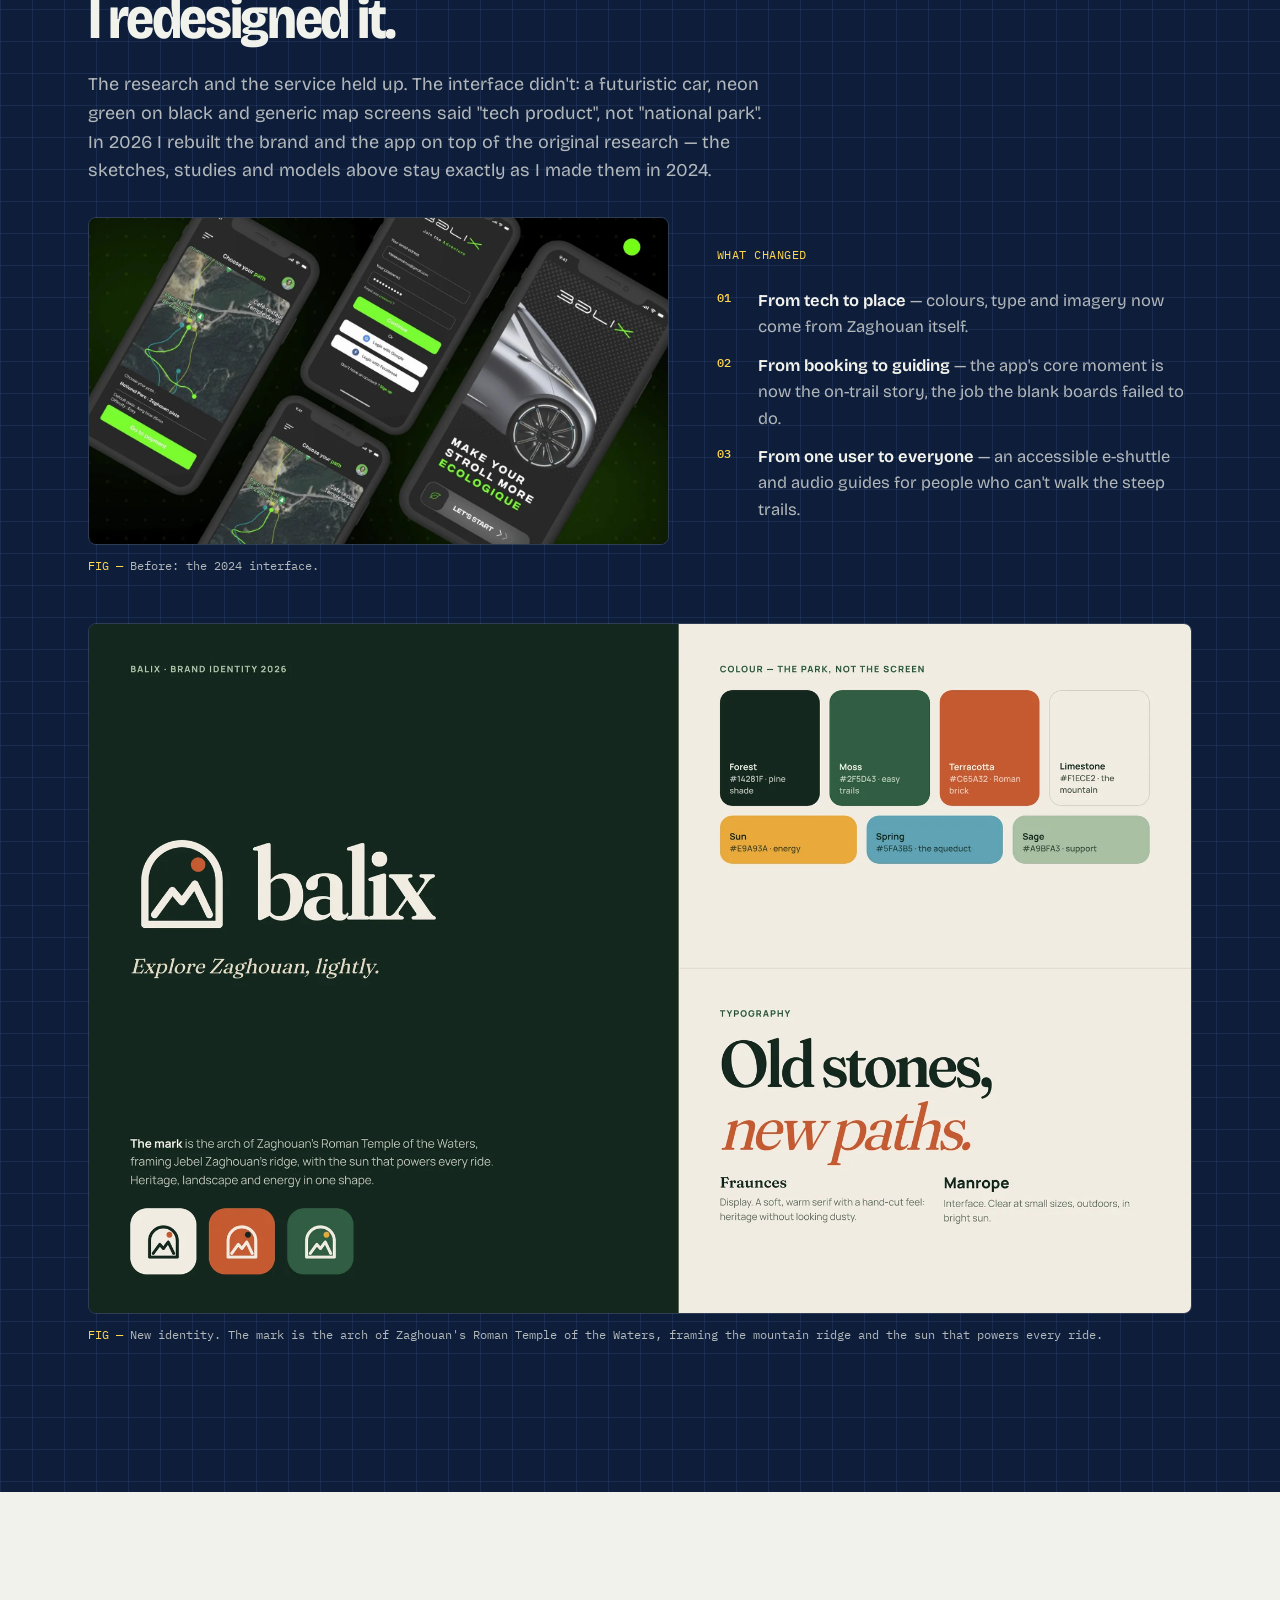
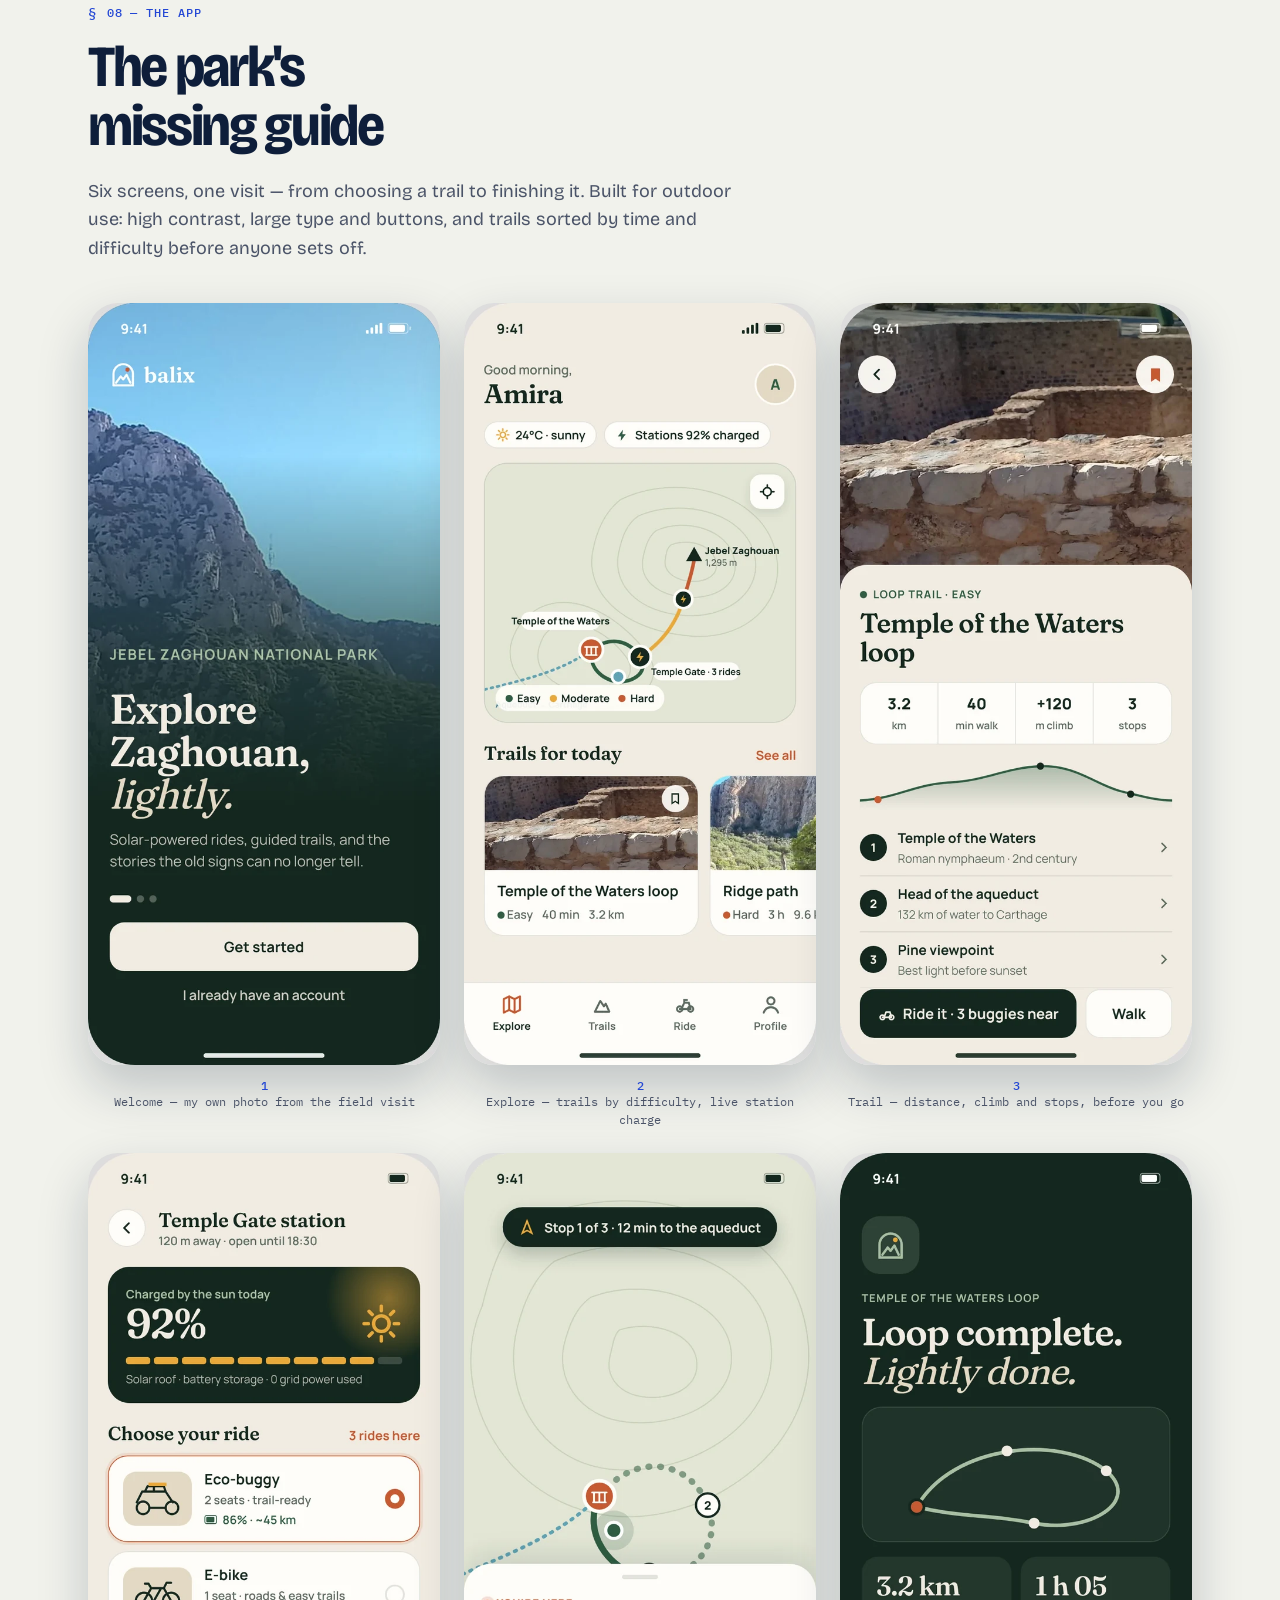
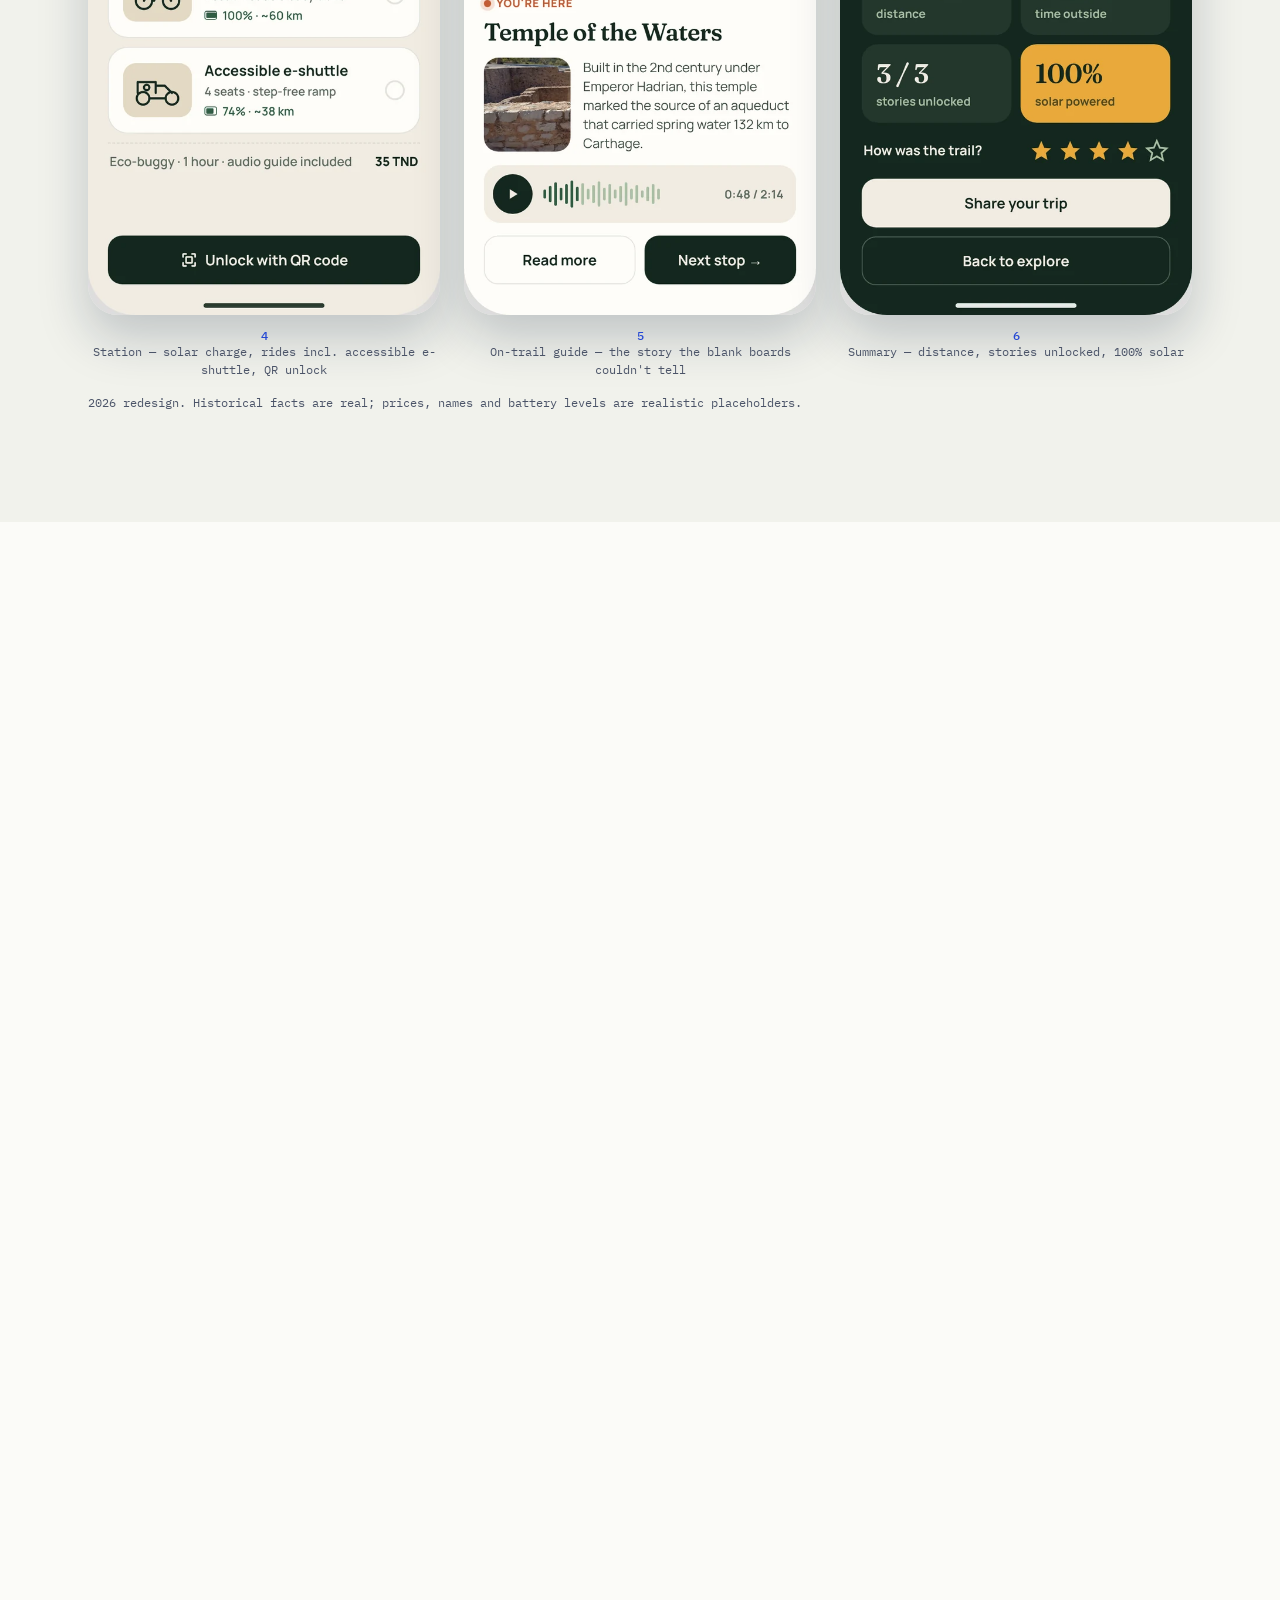
<file: balix.html>
<!DOCTYPE html>
<html lang="en-GB">
<head>
<meta charset="UTF-8">
<meta name="viewport" content="width=device-width, initial-scale=1.0">
<title>BALIX — Case Study · Malik Amdrous</title>
<meta name="description" content="Case study: field research, service design and a 2026 brand and app redesign for an eco-mobility experience at Zaghouan National Park, Tunisia.">
<meta property="og:image" content="images/og.jpg">
<link rel="preload" href="fonts/bricolage.woff2" as="font" type="font/woff2" crossorigin>
<link rel="icon" href="favicon.svg" type="image/svg+xml">
<link rel="stylesheet" href="styles.css">
<script>document.documentElement.classList.add('js');</script>
</head>
<body>
<a class="skip" href="#content">Skip to content</a>

<nav class="nav dark" aria-label="Main">
  <a href="index.html" class="logo"><svg viewBox="0 0 64 64" aria-hidden="true"><path class="lc-head" d="M8 10 L24 22 Q32 19.5 40 22 L56 10 L56 38 Q56 57 32 57 Q8 57 8 38 Z"/><rect class="lc-eye" x="18" y="34" width="9" height="4" rx="2"/><rect class="lc-eye" x="37" y="34" width="9" height="4" rx="2"/></svg>malik<small>Design engineer</small></a>
  <div class="nav-links">
    <a href="index.html#work">← All work</a>
    <a href="index.html#contact" class="btn-pill">Let's talk →</a>
  </div>
</nav>

<header class="cs-hero">
  <div class="glow"></div><div class="grid-bg"></div>
  <div class="wrap">
    <div class="cs-hero-grid">
      <div>
        <div class="cs-tags"><span>Design engineering</span><span>Field research</span><span>Service design</span><span>Brand &amp; UI</span></div>
        <h1>BAL<span class="outline">IX</span></h1>
        <p class="sub">How do you reconnect people with a national park when every sign is blank? A design thinking project — from walking the park with a camera to an eco-mobility service, rebranded and redesigned in 2026.</p>
        <div class="meta">
          <div><small>Type</small><b>University · UN SDG brief</b></div>
          <div><small>Role</small><b>Solo, end to end</b></div>
          <div><small>Location</small><b>Zaghouan, Tunisia</b></div>
          <div><small>Versions</small><b>2024 · 2026 redesign</b></div>
        </div>
      </div>
      <div class="hero-phones" aria-hidden="true">
        <img src="images/balix/screen-1.webp" alt="">
        <img src="images/balix/screen-2.webp" alt="">
        <img src="images/balix/screen-5.webp" alt="">
      </div>
    </div>
  </div>
</header>

<main id="content">

<!-- 01 Problem -->
<section>
  <div class="wrap reveal">
    <div class="eyebrow">01 — The problem</div>
    <h2 class="h2">A park with everything.<br>Information with nothing.</h2>
    <p class="lead">Zaghouan sits at the foot of a mountain, next to a Roman water temple and the start of an aqueduct that once carried water to Carthage. It has trails, rare plants and history most Tunisians have never really seen. The project brief, set around the UN Sustainable Development Goals, asked how design could help people discover their own natural resources sustainably.</p>
    <p class="lead"><strong>I didn't read about the problem. I went there.</strong></p>
  </div>
  <div class="wrap">
    <div class="field-grid reveal">
      <figure class="field wide"><img src="images/balix/field-group.webp" alt="Group of visitors at Zaghouan National Park with the mountain behind" loading="lazy"><figcaption>Field visit at Zaghouan</figcaption></figure>
      <figure class="field tall"><img src="images/balix/field-billboard.webp" alt="Empty billboard frame at the park entrance below the mountain" loading="lazy"><figcaption>The entrance billboard: an empty frame</figcaption></figure>
      <figure class="field"><img src="images/balix/field-blank-boards.webp" alt="Two information boards with their content completely faded" loading="lazy"><figcaption>Information boards, completely faded</figcaption></figure>
      <figure class="field"><img src="images/balix/field-plant-sign.webp" alt="Plant identification sign with its label half torn off" loading="lazy"><figcaption>A plant label, half torn off</figcaption></figure>
      <figure class="field"><img src="images/balix/field-ruins-sign.webp" alt="Blank sign beside Roman ruins" loading="lazy"><figcaption>A blank sign beside Roman ruins</figcaption></figure>
      <figure class="field wide"><img src="images/balix/field-map-board.webp" alt="The one remaining information board about water from Zaghouan to Carthage" loading="lazy"><figcaption>The one board still readable — dense, academic and peeling</figcaption></figure>
    </div>
  </div>
  <div class="wrap reveal">
    <div class="stats">
      <div class="stat"><b>5</b><p>information points I photographed that were blank, faded or torn</p></div>
      <div class="stat"><b>132<span>km</span></b><p>of Roman aqueduct starting here — a story visitors can't read on site</p></div>
      <div class="stat"><b>0</b><p>trail markers, path guides or digital tools for visitors</p></div>
    </div>
    <div class="quote"><p>People come for the view and leave without knowing <strong>what they walked past</strong> — the history, the plants, the paths they never took.</p></div>
  </div>
</section>

<!-- 02 Define -->
<section class="bg-white">
  <div class="wrap reveal">
    <div class="eyebrow">02 — Define</div>
    <h2 class="h2">Listening to visitors</h2>
    <p class="lead">I talked with local visitors in the park about how they experience it. What I heard, and what I saw myself, pointed to three gaps:</p>
    <ul class="check-list">
      <li><strong>Nobody knows where to go</strong> — there are no marked paths, distances or difficulty levels.</li>
      <li><strong>Nobody knows what they're looking at</strong> — the history and nature have no voice on site.</li>
      <li><strong>Exploring further is hard</strong> — the park is big, and there's no sustainable way to get around it.</li>
    </ul>
    <div class="statement">
      <small>Design question</small>
      <p>How might we create a unique experience in national parks by connecting nature and technology — and making these spaces benefit — without damaging what makes them special?</p>
    </div>
    <p class="lead">My constraint from day one: whatever I added had to feel like part of the park, not something placed on top of it. Tunisia's strongest resources — <strong>sun and wind</strong> — would power the experience.</p>
  </div>
</section>

<!-- 03 Site -->
<section>
  <div class="wrap reveal">
    <div class="eyebrow">03 — Reading the site</div>
    <h2 class="h2">Reading the land<br>before placing anything</h2>
    <p class="lead">Layered terrain sketches of the mountain's ridges, valleys and water lines — the base the trails follow — and an aerial study of where a solar field and station could sit on open ground, next to the existing road, without cutting into the forest.</p>
    <figure><img src="images/balix/board-site.webp" alt="Board: colour terrain sketches of the mountain, and an aerial view with a solar field and the main station placed on open ground" loading="lazy"><figcaption>Original terrain studies and aerial site study, 2024.</figcaption></figure>
  </div>
</section>

<!-- 04 Ideate -->
<section class="bg-white">
  <div class="wrap reveal">
    <div class="eyebrow">04 — Ideate</div>
    <h2 class="h2">From observations<br>to concepts</h2>
    <p class="lead">A structured Crazy 8s session — sketch, stack the duplicates, silent vote — then paper wireframes, each paired with an interview question, so every screen was checked against what visitors told me.</p>
    <figure><img src="images/balix/board-ideation.webp" alt="Board: Crazy 8s sketches of a solar-roof electric 4x4, a charging station with screen, a live vehicle map and QR unlock, next to paper wireframes and translated interview questions" loading="lazy"><figcaption>Original Crazy 8s board and paper wireframes, 2024. Interview questions translated from French.</figcaption></figure>
    <p class="lead">Three directions came out of it: <strong>eco-vehicles</strong> to explore further, <strong>renewable infrastructure</strong> to power them, and a <strong>companion app</strong> to guide and organise visitors. They only work together — so BALIX became one connected service.</p>
  </div>
</section>

<!-- 05 Sketching -->
<section>
  <div class="wrap reveal">
    <div class="eyebrow">05 — Sketching</div>
    <h2 class="h2">Designing the vehicle<br>and where it rests</h2>
    <p class="lead">My product design background let me go beyond the app: fast thumbnails to explore what a park vehicle should be, one direction developed further, and the docking stations where vehicles park, charge and share the park's stories on digital screens.</p>
    <figure><img src="images/balix/board-sketch-vehicle.webp" alt="Board: thumbnail sketches of off-road eco-vehicles and a developed compact electric pod with design notes" loading="lazy"><figcaption>Original vehicle sketches, 2024.</figcaption></figure>
    <figure><img src="images/balix/board-sketch-stations.webp" alt="Board: sketches of a ribbed canopy station and capsule parking bays with digital screens" loading="lazy"><figcaption>Original station sketches, 2024. Annotations translated from French.</figcaption></figure>
  </div>
</section>

<!-- 06 Phases -->
<section class="bg-white">
  <div class="wrap reveal">
    <div class="eyebrow">06 — Phased vision</div>
    <h2 class="h2">Designed for today<br>and for five years from now</h2>
    <p class="lead">A park can't be transformed overnight. I modelled the rollout in Blender: today's park, a <strong>six-month</strong> first step with bike and scooter stations and battery storage, and a <strong>five-year</strong> ecosystem with solar panels, wind turbines, electric-vehicle charging, kayaking and cycling.</p>
    <figure><img src="images/balix/board-phases.webp" alt="Board: three Blender models of the park on a timeline — today, six months, five years" loading="lazy"><figcaption>Original Blender models, 2024.</figcaption></figure>
  </div>
</section>

<!-- 07 Redesign: brand -->
<section class="blueprint on-dark">
  <div class="wrap reveal">
    <div class="eyebrow">07 — 2026 redesign</div>
    <h2 class="h2">Two years later,<br>I redesigned it.</h2>
    <p class="lead">The research and the service held up. The interface didn't: a futuristic car, neon green on black and generic map screens said "tech product", not "national park". In 2026 I rebuilt the brand and the app on top of the original research — the sketches, studies and models above stay exactly as I made them in 2024.</p>
    <div class="compare-before">
      <figure><img src="images/balix/app-2024.webp" alt="The original 2024 BALIX app: dark screens with neon green accents and a car photo" loading="lazy"><figcaption>Before: the 2024 interface.</figcaption></figure>
      <div class="cb-notes">
        <p class="mono" style="color:var(--butter)">What changed</p>
        <ul class="check-list">
          <li><strong>From tech to place</strong> — colours, type and imagery now come from Zaghouan itself.</li>
          <li><strong>From booking to guiding</strong> — the app's core moment is now the on-trail story, the job the blank boards failed to do.</li>
          <li><strong>From one user to everyone</strong> — an accessible e-shuttle and audio guides for people who can't walk the steep trails.</li>
        </ul>
      </div>
    </div>
    <figure style="margin-top:3rem"><img src="images/balix/brand.webp" alt="BALIX brand board: an arch logo based on the Roman Temple of the Waters framing the mountain and sun, park-inspired colours, and Fraunces and Manrope typography" loading="lazy"><figcaption>New identity. The mark is the arch of Zaghouan's Roman Temple of the Waters, framing the mountain ridge and the sun that powers every ride.</figcaption></figure>
  </div>
</section>

<!-- 08 The app -->
<section>
  <div class="wrap reveal">
    <div class="eyebrow">08 — The app</div>
    <h2 class="h2">The park's<br>missing guide</h2>
    <p class="lead">Six screens, one visit — from choosing a trail to finishing it. Built for outdoor use: high contrast, large type and buttons, and trails sorted by time and difficulty before anyone sets off.</p>
    <div class="phones" style="--cols:3">
      <figure class="phone"><div class="frame bare"><img src="images/balix/screen-1.webp" alt="Welcome screen with a photo of Jebel Zaghouan and the line 'Explore Zaghouan, lightly.'" loading="lazy"></div><figcaption><b>1</b>Welcome — my own photo from the field visit</figcaption></figure>
      <figure class="phone"><div class="frame bare"><img src="images/balix/screen-2.webp" alt="Explore screen: park map with trails coloured by difficulty, station charge, and trail cards" loading="lazy"></div><figcaption><b>2</b>Explore — trails by difficulty, live station charge</figcaption></figure>
      <figure class="phone"><div class="frame bare"><img src="images/balix/screen-3.webp" alt="Trail detail: distance, time, climb, elevation profile and three stops" loading="lazy"></div><figcaption><b>3</b>Trail — distance, climb and stops, before you go</figcaption></figure>
      <figure class="phone"><div class="frame bare"><img src="images/balix/screen-4.webp" alt="Station screen: 92% solar charge and three rides including an accessible e-shuttle" loading="lazy"></div><figcaption><b>4</b>Station — solar charge, rides incl. accessible e-shuttle, QR unlock</figcaption></figure>
      <figure class="phone"><div class="frame bare"><img src="images/balix/screen-5.webp" alt="On-trail guide: 'You're here — Temple of the Waters' with its history and an audio guide" loading="lazy"></div><figcaption><b>5</b>On-trail guide — the story the blank boards couldn't tell</figcaption></figure>
      <figure class="phone"><div class="frame bare"><img src="images/balix/screen-6.webp" alt="Trip summary: 3.2 km, three stories unlocked, 100% solar powered" loading="lazy"></div><figcaption><b>6</b>Summary — distance, stories unlocked, 100% solar</figcaption></figure>
    </div>
    <p class="source">2026 redesign. Historical facts are real; prices, names and battery levels are realistic placeholders.</p>
  </div>
</section>

<!-- 09 Blueprint -->
<section class="bg-white">
  <div class="wrap reveal">
    <div class="eyebrow">09 — Service blueprint</div>
    <h2 class="h2">One visit,<br>end to end.</h2>
    <p class="lead">BALIX isn't an app with a park around it. This blueprint maps the five steps of a visit across what the visitor does, the app, the stations and vehicles, and the energy and data behind them — the parts a park authority would actually have to build.</p>
    <figure><img src="images/balix/board-blueprint.webp" alt="Service blueprint: Plan, Arrive, Unlock, Explore, Return across visitor, app, station and vehicle, and backstage lanes" loading="lazy"><figcaption>Service blueprint, 2026 redesign.</figcaption></figure>
  </div>
</section>

<!-- 07 Decisions -->
<section class="bg-deep on-dark">
  <div class="wrap reveal">
    <div class="eyebrow">10 — Design decisions</div>
    <h2 class="h2">The thinking behind<br>the choices</h2>
    <div class="acc">
      <details>
        <summary>Why design a vehicle and infrastructure, not just an app?</summary>
        <div class="ans">An app can tell you where to go, but it can't get you there. The park is large and there was no sustainable way to explore beyond the entrance. The vehicles create the ability to explore; the app gives that exploration meaning and organises it. Each half is incomplete alone.</div>
      </details>
      <details>
        <summary>Why make renewable energy the core constraint?</summary>
        <div class="ans">The park's value is its nature, so any solution that harms it defeats the purpose. Tunisia has strong sun and wind, so the park can power its own experience. Treating that as a constraint rather than a feature shaped everything — from the charging stations to the phased rollout.</div>
      </details>
      <details>
        <summary>Why paths with time and difficulty?</summary>
        <div class="ans">The top frustration on site was not knowing where to go or what to expect. Showing each path on the real map with its average duration and difficulty answers both before people set off — the job the faded boards were supposed to do.</div>
      </details>
      <details>
        <summary>Why redesign it two years later?</summary>
        <div class="ans">The research still held up; the interface didn't. The 2024 version looked like a tech product — neon on black, a sports car — when the whole point was to feel part of the park. Redesigning it on top of the same research let me show how my thinking has grown, while keeping the original process honest and visible.</div>
      </details>
      <details>
        <summary>Why make the on-trail guide the core screen?</summary>
        <div class="ans">The field visit showed that the problem wasn't getting into the park — it was understanding it once inside. Audio and written stories at each stop do the job the faded boards were meant to do, without adding a single new sign to the landscape.</div>
      </details>
      <details>
        <summary>Why a phased plan?</summary>
        <div class="ans">A full transformation isn't realistic in one step, financially or ecologically. Showing what can happen in six months — and where it leads in five years — makes the proposal something a park authority could actually start on.</div>
      </details>
    </div>
  </div>
</section>

<!-- 08 Reflection -->
<section>
  <div class="wrap reveal">
    <div class="eyebrow">11 — Reflection</div>
    <h2 class="h2">What I learned</h2>
    <div class="learn-grid">
      <div class="learn"><div class="ic">🌿</div><h4>Research starts outside</h4><p>The most valuable hours were spent walking the park with a camera. Being physically there showed me problems no desk research would have surfaced.</p></div>
      <div class="learn"><div class="ic">🔗</div><h4>Systems over screens</h4><p>BALIX only made sense as a service: vehicle, energy, stations and app working together.</p></div>
      <div class="learn"><div class="ic">🌱</div><h4>Sustainability as a constraint</h4><p>Making it a rule, not a feature, led to better and more honest decisions throughout.</p></div>
      <div class="learn"><div class="ic">➡️</div><h4>Next time</h4><p>I'd test the redesigned flow with visitors on site — especially the on-trail guide and the accessible shuttle booking — and measure whether people visit more of the park.</p></div>
    </div>
    <h3 class="h2" style="font-size:22px;margin-top:3rem">Tools &amp; methods</h3>
    <div class="tools"><span>Field research</span><span>Visitor interviews</span><span>Crazy 8s</span><span>Sketching</span><span>Blender</span><span>Service blueprinting</span><span>Brand identity</span><span>Figma</span><span>Illustrator</span><span>Photoshop</span></div>
  </div>
</section>

</main>

<a href="mx-garage.html" class="next">
  <div><small>Next case study</small><strong>MX Garage — Used car parts</strong></div>
  <span class="arr" aria-hidden="true">→</span>
</a>

<footer>
  <p>© 2026 Malik Amdrous</p>
  <a href="index.html">← Back to portfolio</a>
  <a href="mailto:melekamdrous@gmail.com">melekamdrous@gmail.com</a>
</footer>
<script src="main.js" defer></script>
</body>
</html>
</file>
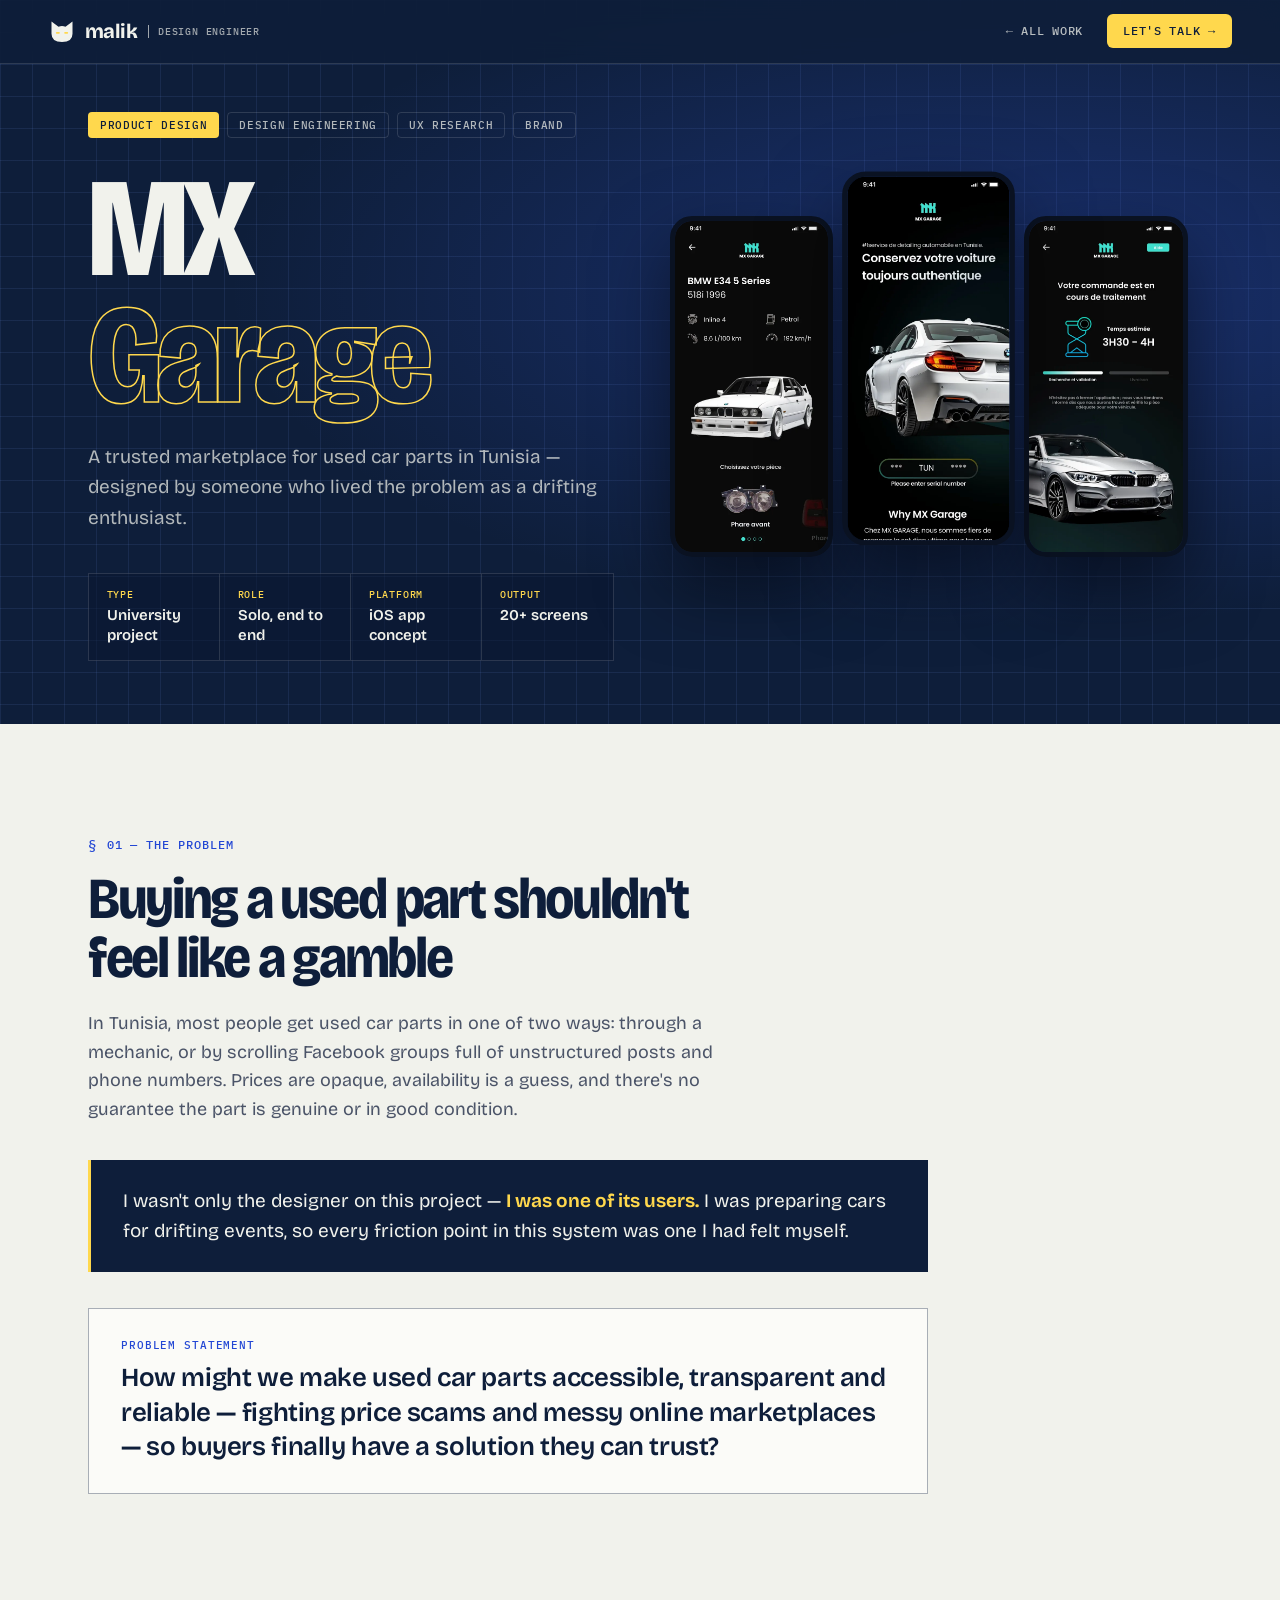
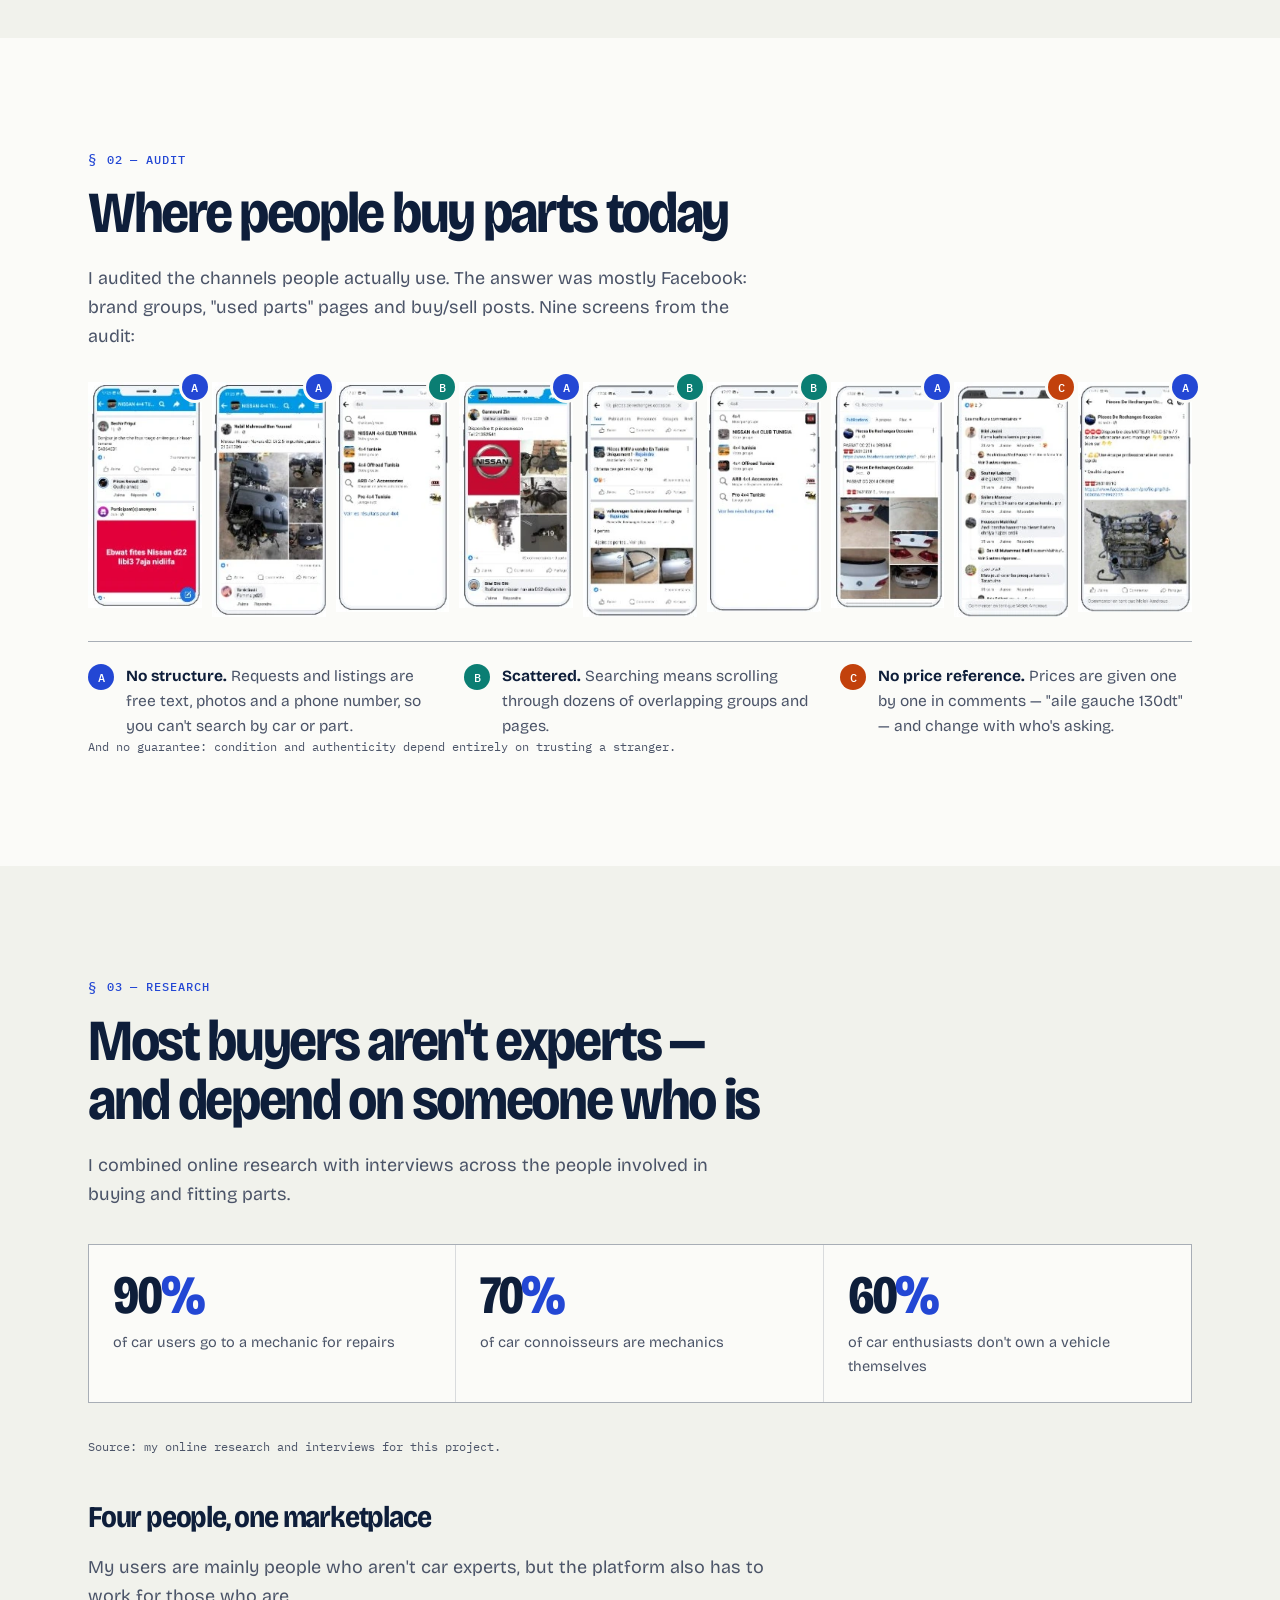
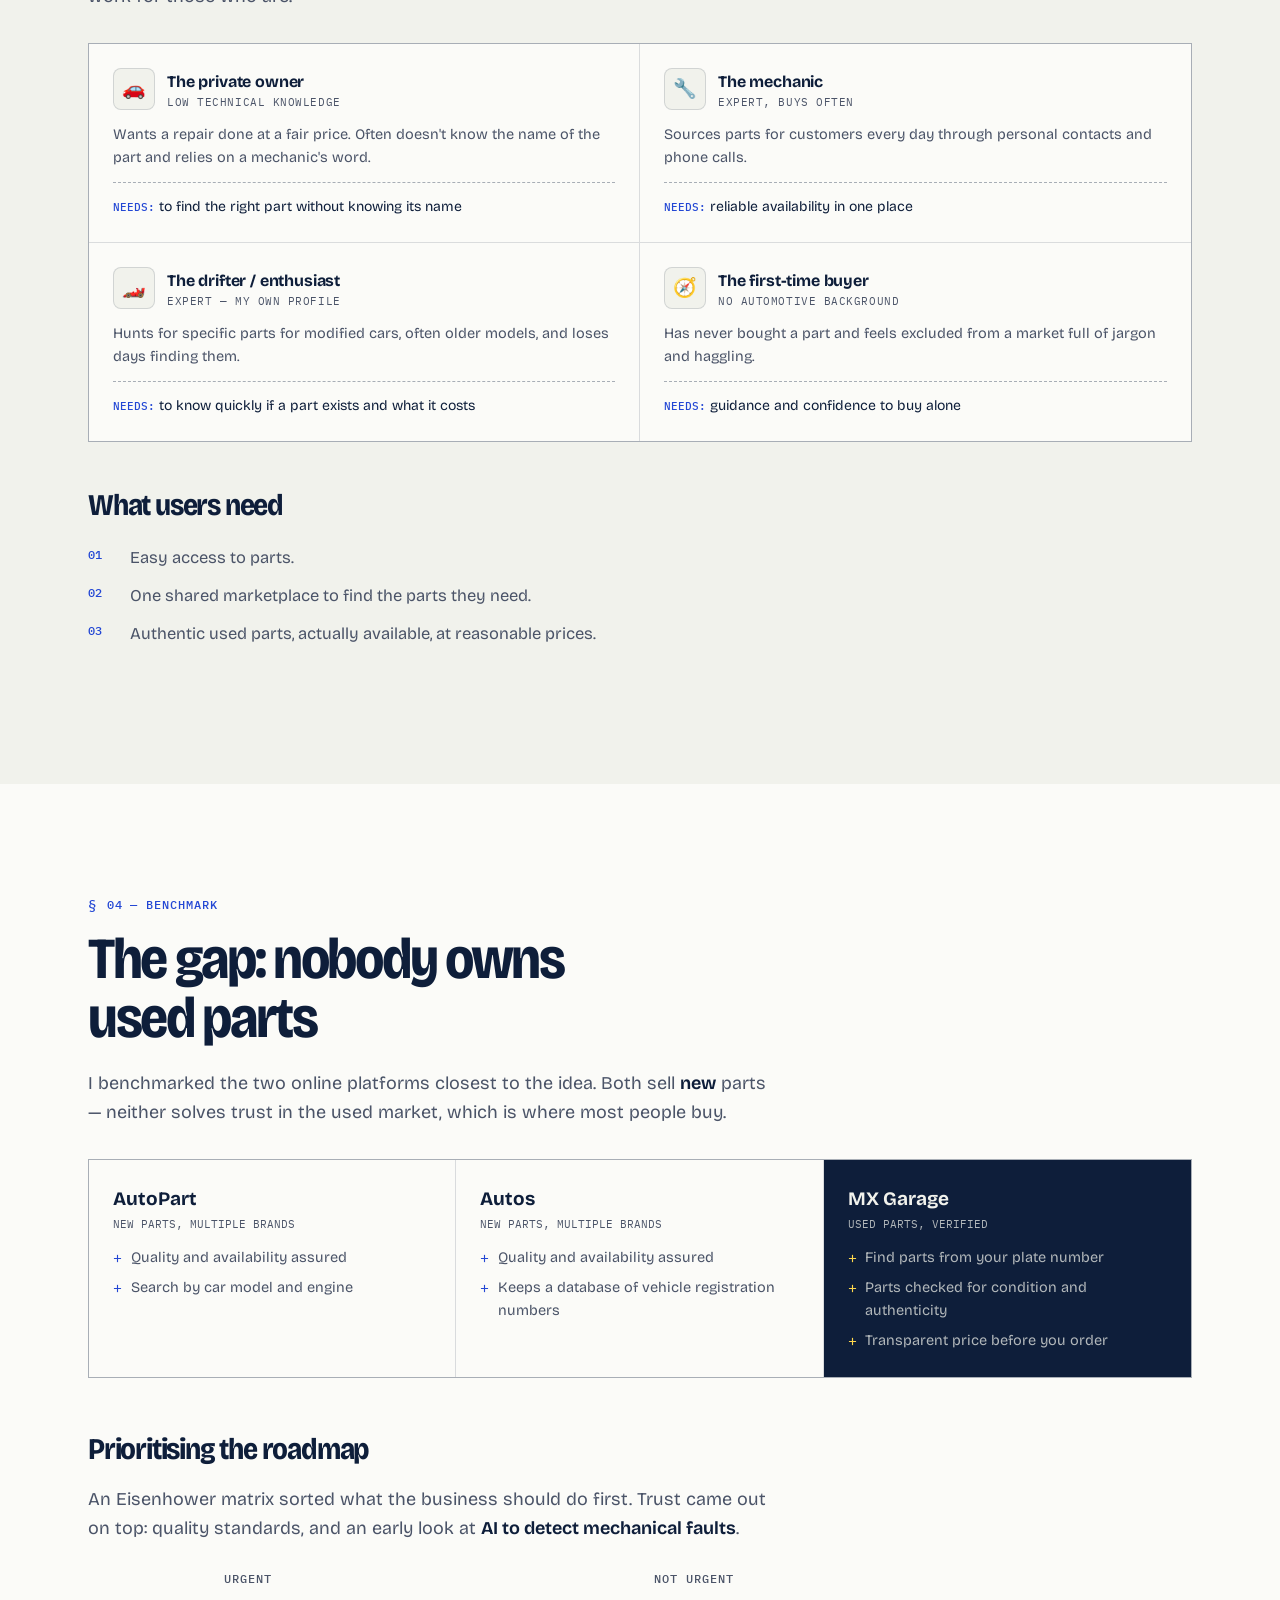
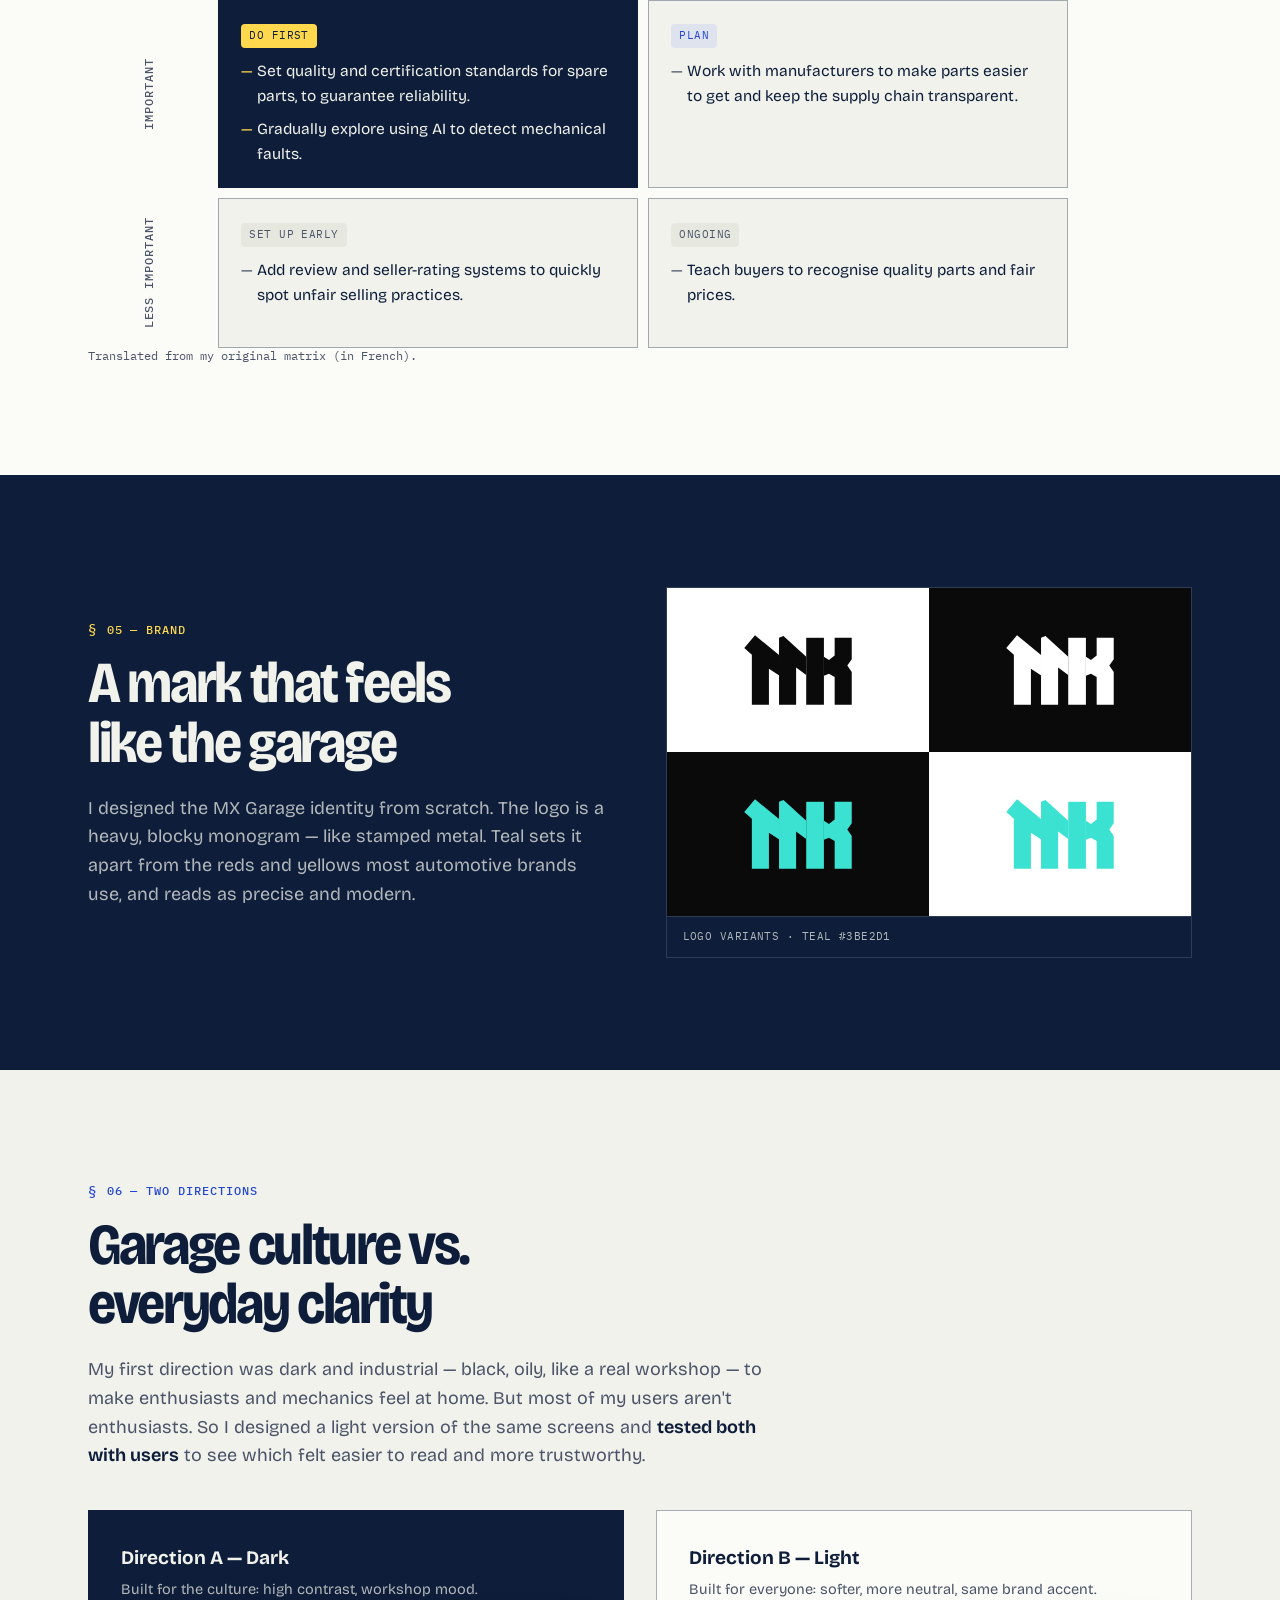
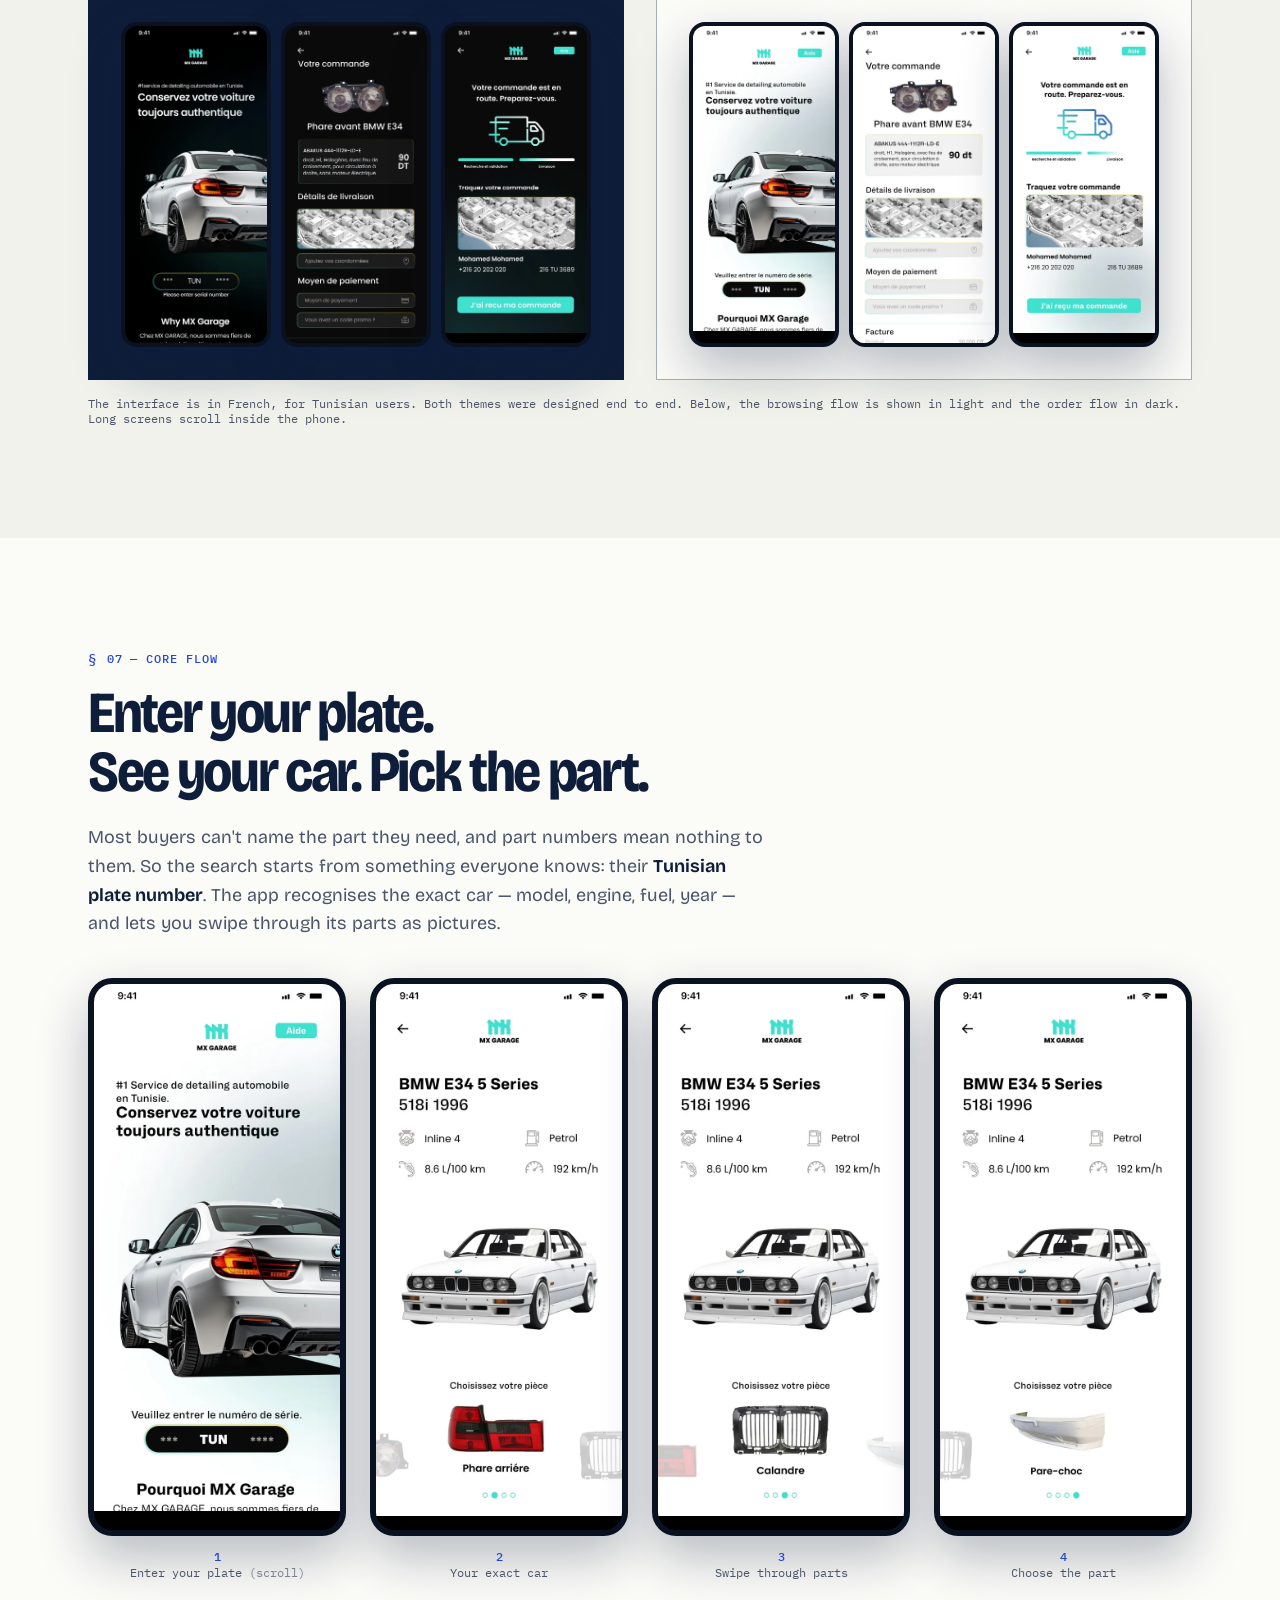
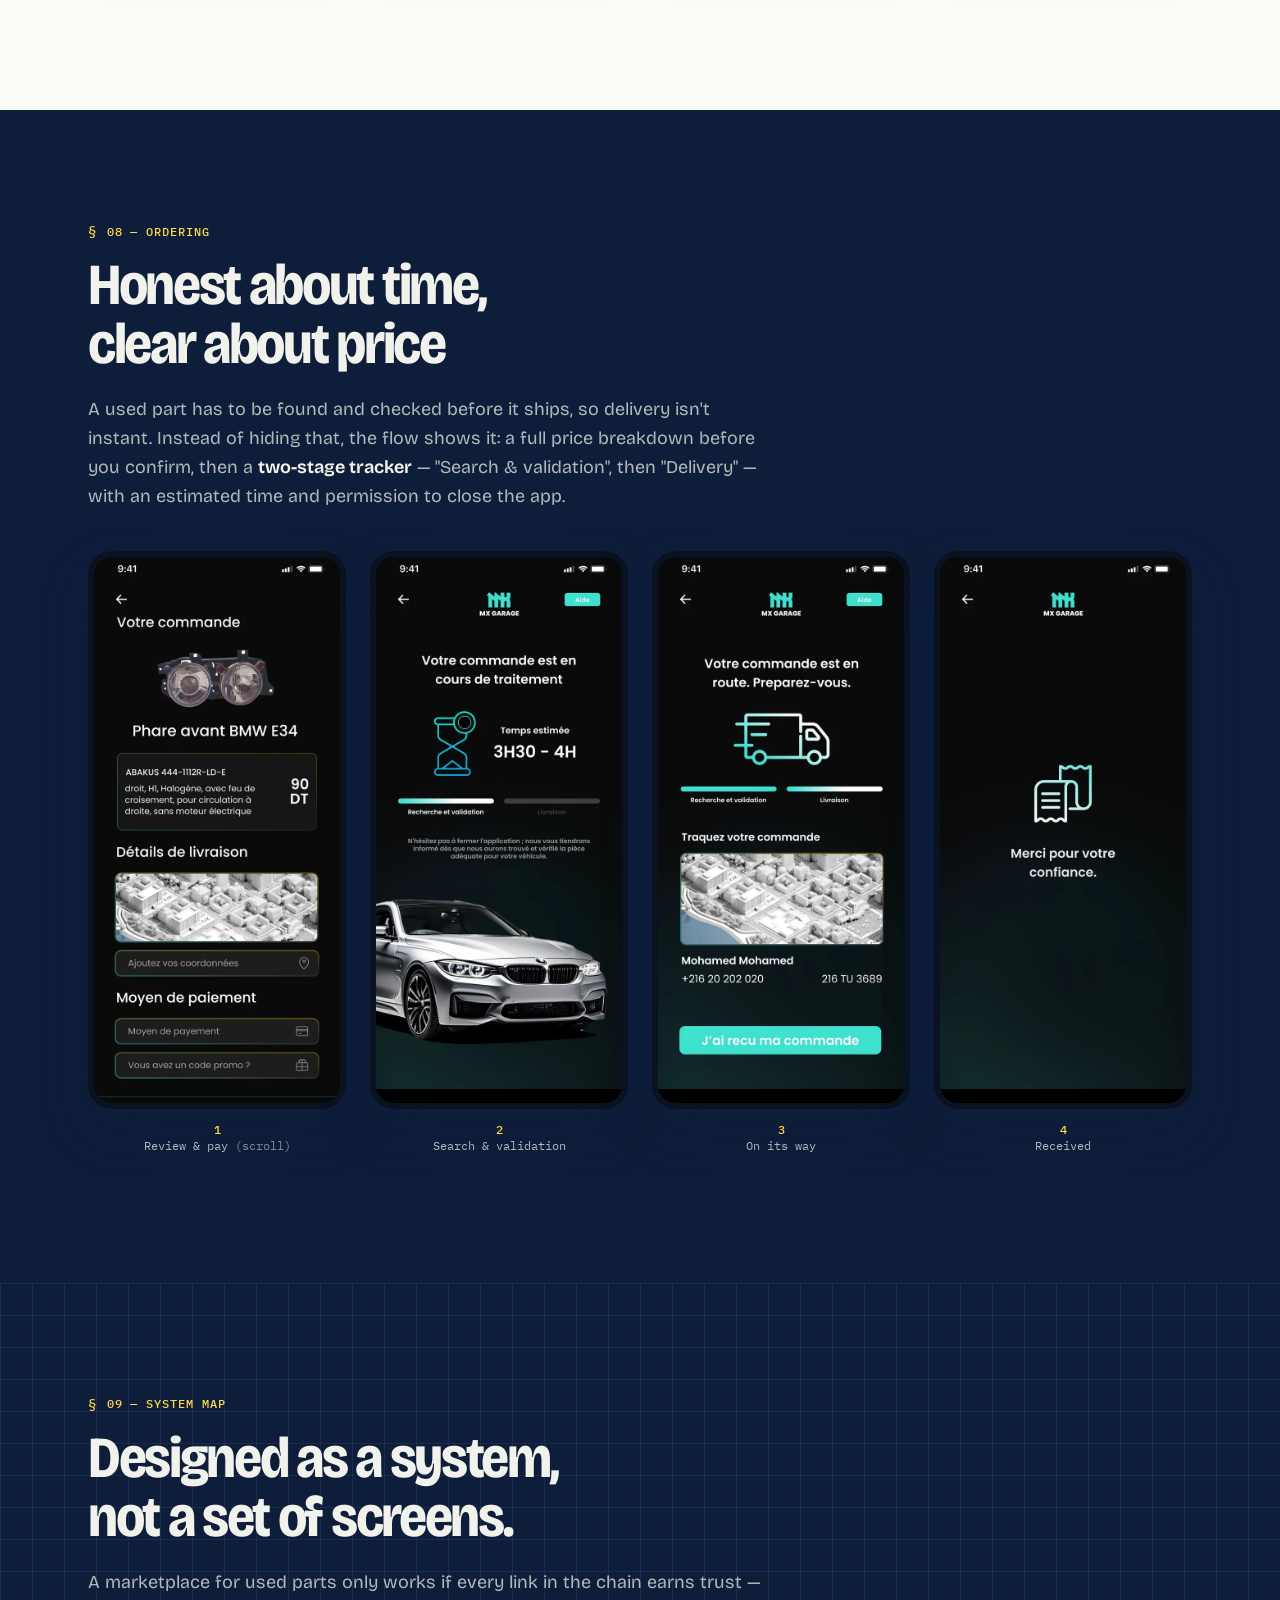
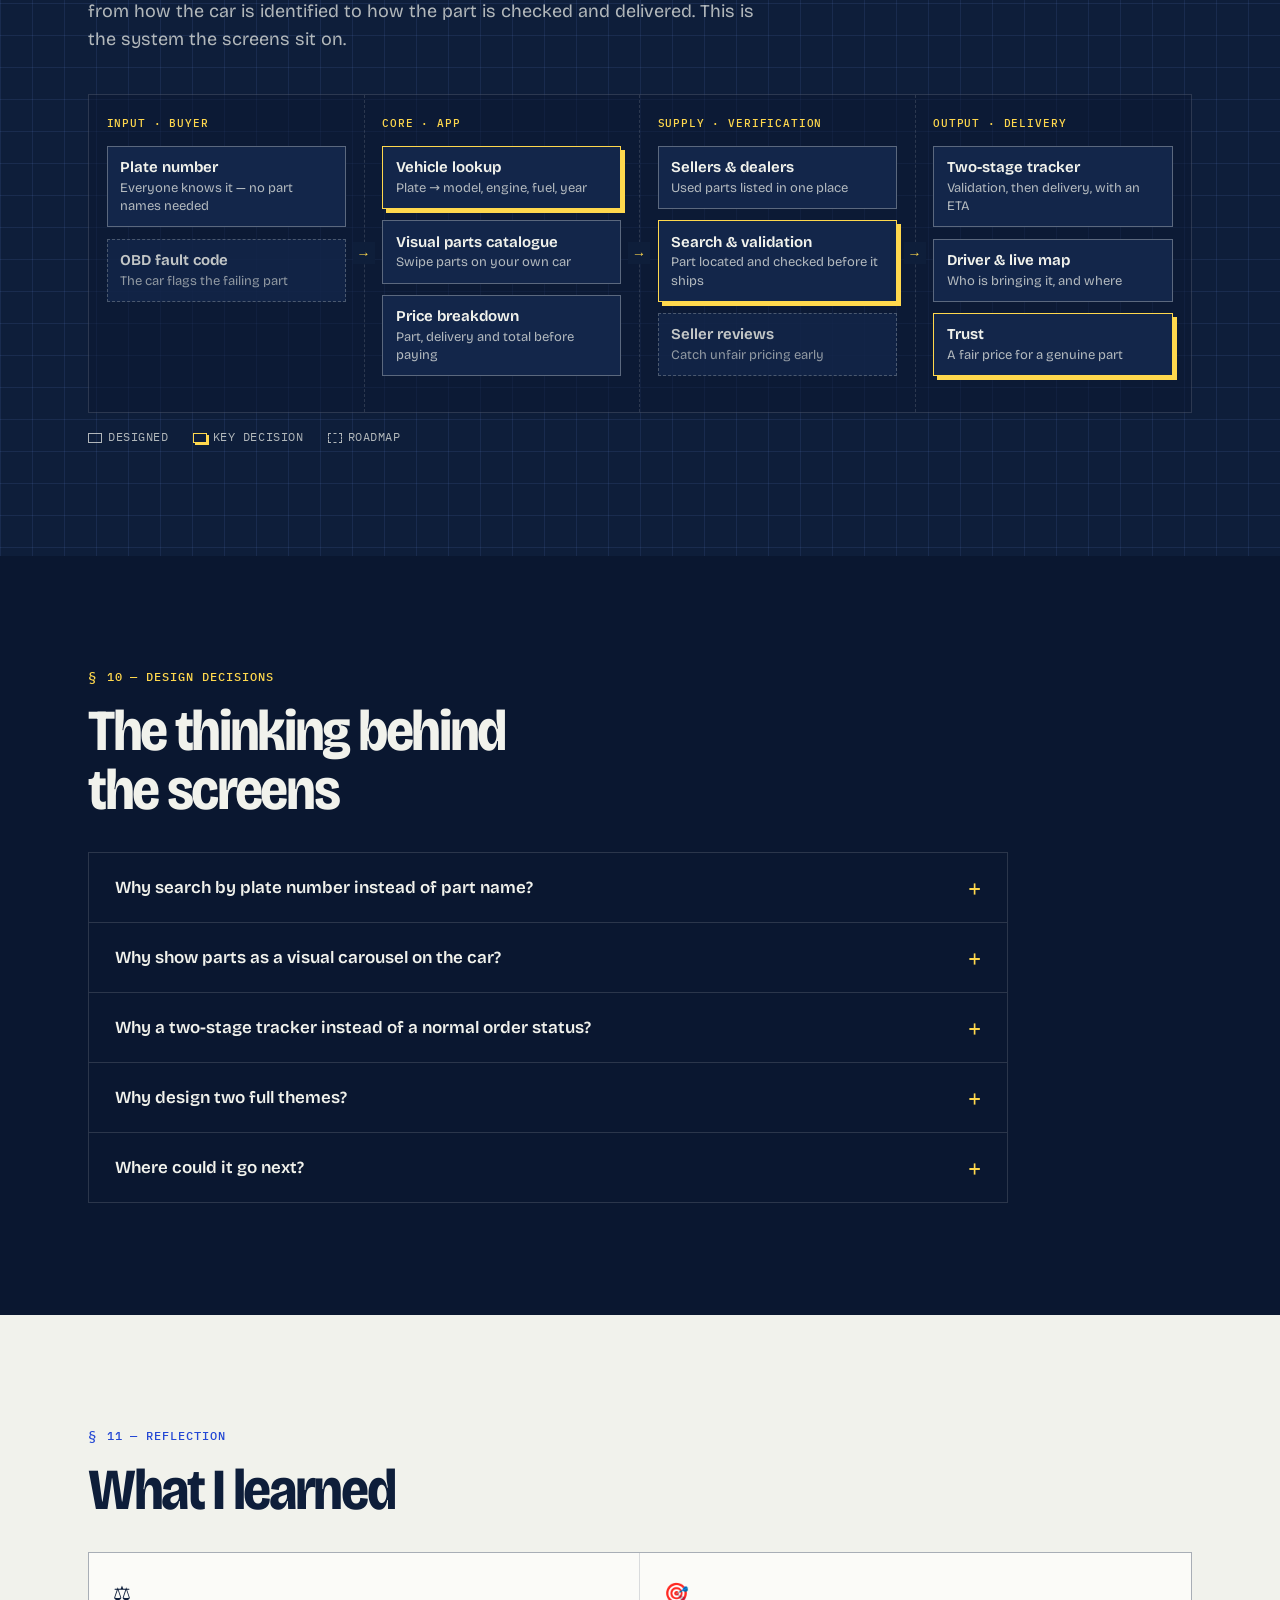
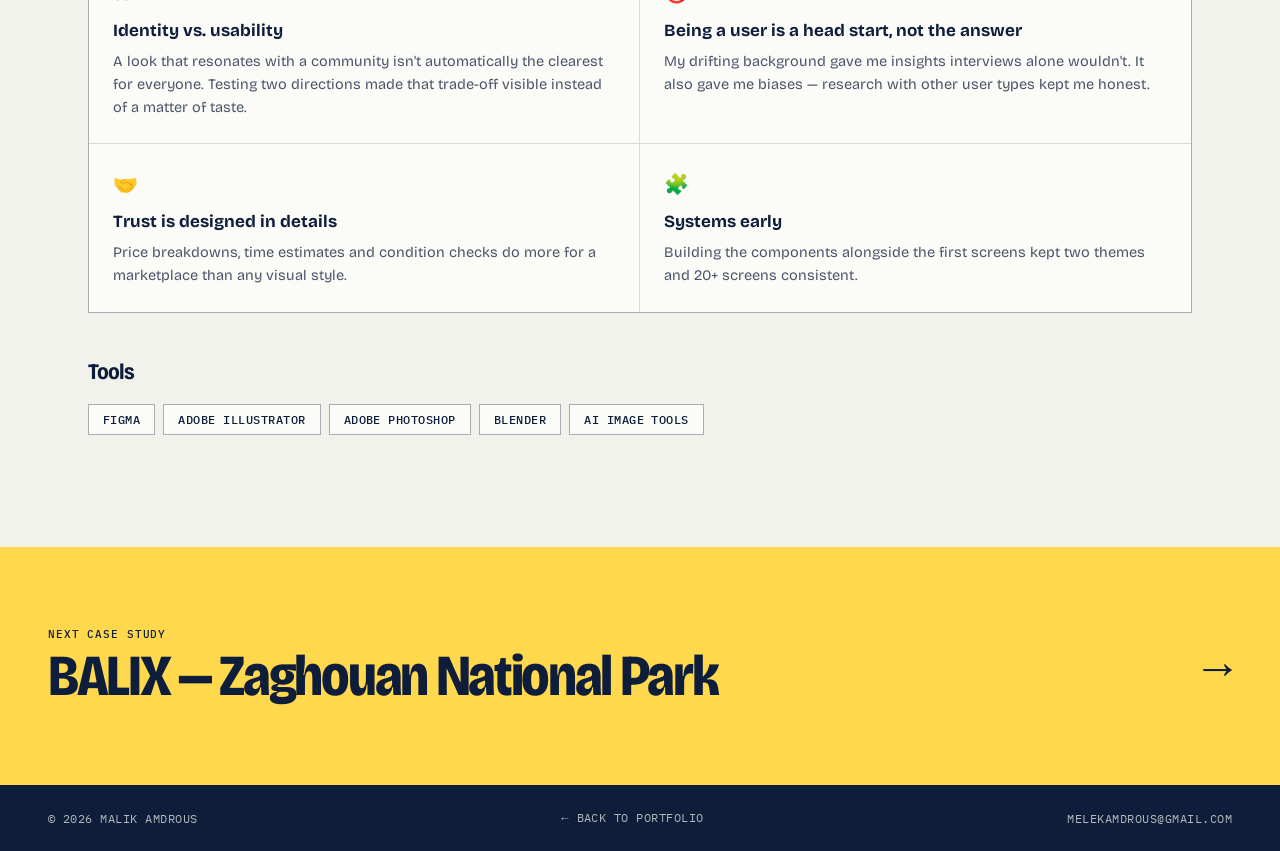
<file: mx-garage.html>
<!DOCTYPE html>
<html lang="en-GB">
<head>
<meta charset="UTF-8">
<meta name="viewport" content="width=device-width, initial-scale=1.0">
<title>MX Garage — Case Study · Malik Amdrous</title>
<meta name="description" content="UX case study: designing a trusted marketplace for used car parts in Tunisia.">
<meta property="og:image" content="images/og.jpg">
<link rel="preload" href="fonts/bricolage.woff2" as="font" type="font/woff2" crossorigin>
<link rel="icon" href="favicon.svg" type="image/svg+xml">
<link rel="stylesheet" href="styles.css">
<script>document.documentElement.classList.add('js');</script>
</head>
<body>
<a class="skip" href="#content">Skip to content</a>

<nav class="nav dark" aria-label="Main">
  <a href="index.html" class="logo"><svg viewBox="0 0 64 64" aria-hidden="true"><path class="lc-head" d="M8 10 L24 22 Q32 19.5 40 22 L56 10 L56 38 Q56 57 32 57 Q8 57 8 38 Z"/><rect class="lc-eye" x="18" y="34" width="9" height="4" rx="2"/><rect class="lc-eye" x="37" y="34" width="9" height="4" rx="2"/></svg>malik<small>Design engineer</small></a>
  <div class="nav-links">
    <a href="index.html#work">← All work</a>
    <a href="index.html#contact" class="btn-pill">Let's talk →</a>
  </div>
</nav>

<header class="cs-hero">
  <div class="glow"></div><div class="grid-bg"></div>
  <div class="wrap">
    <div class="cs-hero-grid">
      <div>
        <div class="cs-tags"><span>Product design</span><span>Design engineering</span><span>UX research</span><span>Brand</span></div>
        <h1>MX<br><span class="outline">Garage</span></h1>
        <p class="sub">A trusted marketplace for used car parts in Tunisia — designed by someone who lived the problem as a drifting enthusiast.</p>
        <div class="meta">
          <div><small>Type</small><b>University project</b></div>
          <div><small>Role</small><b>Solo, end to end</b></div>
          <div><small>Platform</small><b>iOS app concept</b></div>
          <div><small>Output</small><b>20+ screens</b></div>
        </div>
      </div>
      <div class="hero-phones" aria-hidden="true">
        <img src="images/mx/parts-front-dark.webp" alt="">
        <img src="images/mx/home-dark.webp" alt="" style="object-fit:cover;object-position:top;aspect-ratio:780/1688">
        <img src="images/mx/processing-dark.webp" alt="">
      </div>
    </div>
  </div>
</header>

<main id="content">

<!-- 01 Problem -->
<section>
  <div class="wrap reveal">
    <div class="eyebrow">01 — The problem</div>
    <h2 class="h2">Buying a used part shouldn't<br>feel like a gamble</h2>
    <p class="lead">In Tunisia, most people get used car parts in one of two ways: through a mechanic, or by scrolling Facebook groups full of unstructured posts and phone numbers. Prices are opaque, availability is a guess, and there's no guarantee the part is genuine or in good condition.</p>
    <div class="quote">
      <p>I wasn't only the designer on this project — <strong>I was one of its users.</strong> I was preparing cars for drifting events, so every friction point in this system was one I had felt myself.</p>
    </div>
    <div class="statement">
      <small>Problem statement</small>
      <p>How might we make used car parts accessible, transparent and reliable — fighting price scams and messy online marketplaces — so buyers finally have a solution they can trust?</p>
    </div>
  </div>
</section>

<!-- Audit -->
<section class="bg-white">
  <div class="wrap reveal">
    <div class="eyebrow">02 — Audit</div>
    <h2 class="h2">Where people buy parts today</h2>
    <p class="lead">I audited the channels people actually use. The answer was mostly Facebook: brand groups, "used parts" pages and buy/sell posts. Nine screens from the audit:</p>
    <div class="fb-row" role="img" aria-label="Nine screenshots of Facebook groups and pages where used car parts are sold in Tunisia"><figure class="fb"><span class="fb-tag tA">A</span><img src="images/mx/audit/fb-1.webp" alt="" loading="lazy"></figure><figure class="fb"><span class="fb-tag tA">A</span><img src="images/mx/audit/fb-2.webp" alt="" loading="lazy"></figure><figure class="fb"><span class="fb-tag tB">B</span><img src="images/mx/audit/fb-3.webp" alt="" loading="lazy"></figure><figure class="fb"><span class="fb-tag tA">A</span><img src="images/mx/audit/fb-4.webp" alt="" loading="lazy"></figure><figure class="fb"><span class="fb-tag tB">B</span><img src="images/mx/audit/fb-5.webp" alt="" loading="lazy"></figure><figure class="fb"><span class="fb-tag tB">B</span><img src="images/mx/audit/fb-6.webp" alt="" loading="lazy"></figure><figure class="fb"><span class="fb-tag tA">A</span><img src="images/mx/audit/fb-7.webp" alt="" loading="lazy"></figure><figure class="fb"><span class="fb-tag tC">C</span><img src="images/mx/audit/fb-8.webp" alt="" loading="lazy"></figure><figure class="fb"><span class="fb-tag tA">A</span><img src="images/mx/audit/fb-9.webp" alt="" loading="lazy"></figure></div>
    <div class="fb-key">
      <div><span class="fb-tag tA">A</span><p><strong>No structure.</strong> Requests and listings are free text, photos and a phone number, so you can't search by car or part.</p></div>
      <div><span class="fb-tag tB">B</span><p><strong>Scattered.</strong> Searching means scrolling through dozens of overlapping groups and pages.</p></div>
      <div><span class="fb-tag tC">C</span><p><strong>No price reference.</strong> Prices are given one by one in comments — "aile gauche 130dt" — and change with who's asking.</p></div>
    </div>
    <p class="source">And no guarantee: condition and authenticity depend entirely on trusting a stranger.</p>
  </div>
</section>

<!-- Research -->
<section>
  <div class="wrap reveal">
    <div class="eyebrow">03 — Research</div>
    <h2 class="h2">Most buyers aren't experts —<br>and depend on someone who is</h2>
    <p class="lead">I combined online research with interviews across the people involved in buying and fitting parts.</p>
    <div class="stats">
      <div class="stat"><b>90<span>%</span></b><p>of car users go to a mechanic for repairs</p></div>
      <div class="stat"><b>70<span>%</span></b><p>of car connoisseurs are mechanics</p></div>
      <div class="stat"><b>60<span>%</span></b><p>of car enthusiasts don't own a vehicle themselves</p></div>
    </div>
    <p class="source">Source: my online research and interviews for this project.</p>

    <h3 class="h2" style="font-size:clamp(22px,2.6vw,30px);margin-top:3rem">Four people, one marketplace</h3>
    <p class="lead">My users are mainly people who aren't car experts, but the platform also has to work for those who are.</p>
    <div class="persona-grid">
      <div class="persona">
        <div class="persona-head"><div class="avatar" style="background:#E8F2FC">🚗</div><div><h4>The private owner</h4><div class="role">Low technical knowledge</div></div></div>
        <p>Wants a repair done at a fair price. Often doesn't know the name of the part and relies on a mechanic's word.</p>
        <div class="need"><b>Needs:</b> to find the right part without knowing its name</div>
      </div>
      <div class="persona">
        <div class="persona-head"><div class="avatar" style="background:#E9F8EE">🔧</div><div><h4>The mechanic</h4><div class="role">Expert, buys often</div></div></div>
        <p>Sources parts for customers every day through personal contacts and phone calls.</p>
        <div class="need"><b>Needs:</b> reliable availability in one place</div>
      </div>
      <div class="persona">
        <div class="persona-head"><div class="avatar" style="background:#FFF2E5">🏎️</div><div><h4>The drifter / enthusiast</h4><div class="role">Expert — my own profile</div></div></div>
        <p>Hunts for specific parts for modified cars, often older models, and loses days finding them.</p>
        <div class="need"><b>Needs:</b> to know quickly if a part exists and what it costs</div>
      </div>
      <div class="persona">
        <div class="persona-head"><div class="avatar" style="background:#FCEEF4">🧭</div><div><h4>The first-time buyer</h4><div class="role">No automotive background</div></div></div>
        <p>Has never bought a part and feels excluded from a market full of jargon and haggling.</p>
        <div class="need"><b>Needs:</b> guidance and confidence to buy alone</div>
      </div>
    </div>

    <h3 class="h2" style="font-size:clamp(22px,2.6vw,30px);margin-top:3rem">What users need</h3>
    <ul class="check-list">
      <li>Easy access to parts.</li>
      <li>One shared marketplace to find the parts they need.</li>
      <li>Authentic used parts, actually available, at reasonable prices.</li>
    </ul>
  </div>
</section>

<!-- Benchmark -->
<section class="bg-white">
  <div class="wrap reveal">
    <div class="eyebrow">04 — Benchmark</div>
    <h2 class="h2">The gap: nobody owns<br>used parts</h2>
    <p class="lead">I benchmarked the two online platforms closest to the idea. Both sell <strong>new</strong> parts — neither solves trust in the used market, which is where most people buy.</p>
    <div class="bench">
      <div class="bench-card">
        <h4>AutoPart</h4><div class="k">New parts, multiple brands</div>
        <ul><li>Quality and availability assured</li><li>Search by car model and engine</li></ul>
      </div>
      <div class="bench-card">
        <h4>Autos</h4><div class="k">New parts, multiple brands</div>
        <ul><li>Quality and availability assured</li><li>Keeps a database of vehicle registration numbers</li></ul>
      </div>
      <div class="bench-card gap">
        <h4>MX Garage</h4><div class="k">Used parts, verified</div>
        <ul><li>Find parts from your plate number</li><li>Parts checked for condition and authenticity</li><li>Transparent price before you order</li></ul>
      </div>
    </div>
    <h3 class="h2" style="font-size:clamp(22px,2.6vw,30px);margin-top:3.5rem">Prioritising the roadmap</h3>
    <p class="lead">An Eisenhower matrix sorted what the business should do first. Trust came out on top: quality standards, and an early look at <strong>AI to detect mechanical faults</strong>.</p>
    <div class="matrix" role="table" aria-label="Eisenhower matrix">
      <div></div><div class="mx-axis">Urgent</div><div class="mx-axis">Not urgent</div>
      <div class="mx-axis side">Important</div>
      <div class="q q1"><span class="mono">Do first</span><ul><li>Set quality and certification standards for spare parts, to guarantee reliability.</li><li>Gradually explore using AI to detect mechanical faults.</li></ul></div>
      <div class="q q2"><span class="mono">Plan</span><ul><li>Work with manufacturers to make parts easier to get and keep the supply chain transparent.</li></ul></div>
      <div class="mx-axis side">Less important</div>
      <div class="q q3"><span class="mono">Set up early</span><ul><li>Add review and seller-rating systems to quickly spot unfair selling practices.</li></ul></div>
      <div class="q q4"><span class="mono">Ongoing</span><ul><li>Teach buyers to recognise quality parts and fair prices.</li></ul></div>
    </div>
    <p class="source">Translated from my original matrix (in French).</p>
  </div>
</section>

<!-- Brand -->
<section class="bg-black on-dark">
  <div class="wrap">
    <div class="split reveal">
      <div>
        <div class="eyebrow">05 — Brand</div>
        <h2 class="h2">A mark that feels<br>like the garage</h2>
        <p class="lead">I designed the MX Garage identity from scratch. The logo is a heavy, blocky monogram — like stamped metal. Teal sets it apart from the reds and yellows most automotive brands use, and reads as precise and modern.</p>
      </div>
      <div class="logo-board" aria-label="MX Garage logo in black, white and teal variants">
        <div class="lt l1"><img src="images/mx/mx-mark.svg" alt=""></div>
        <div class="lt l2"><img src="images/mx/mx-mark-white.svg" alt=""></div>
        <div class="lt l3"><img src="images/mx/mx-mark-teal.svg" alt=""></div>
        <div class="lt l4"><img src="images/mx/mx-mark-teal.svg" alt=""></div>
        <p class="lb-cap mono">Logo variants · teal #3BE2D1</p>
      </div>
    </div>
  </div>
</section>

<!-- Themes -->
<section>
  <div class="wrap reveal">
    <div class="eyebrow">06 — Two directions</div>
    <h2 class="h2">Garage culture vs.<br>everyday clarity</h2>
    <p class="lead">My first direction was dark and industrial — black, oily, like a real workshop — to make enthusiasts and mechanics feel at home. But most of my users aren't enthusiasts. So I designed a light version of the same screens and <strong>tested both with users</strong> to see which felt easier to read and more trustworthy.</p>
    <div class="compare">
      <div class="compare-col dark">
        <h3>Direction A — Dark</h3>
        <p>Built for the culture: high contrast, workshop mood.</p>
        <div class="phones">
          <figure class="phone"><div class="frame"><img src="images/mx/home-dark.webp" alt="Dark home screen with plate number input" loading="lazy"></div></figure>
          <figure class="phone"><div class="frame"><img src="images/mx/order-dark.webp" alt="Dark order summary screen" loading="lazy"></div></figure>
          <figure class="phone"><div class="frame"><img src="images/mx/delivery-dark.webp" alt="Dark delivery tracking screen" loading="lazy"></div></figure>
        </div>
      </div>
      <div class="compare-col light">
        <h3>Direction B — Light</h3>
        <p>Built for everyone: softer, more neutral, same brand accent.</p>
        <div class="phones">
          <figure class="phone"><div class="frame"><img src="images/mx/home-light.webp" alt="Light home screen with plate number input" loading="lazy"></div></figure>
          <figure class="phone"><div class="frame"><img src="images/mx/order-light.webp" alt="Light order summary screen" loading="lazy"></div></figure>
          <figure class="phone"><div class="frame"><img src="images/mx/delivery-light.webp" alt="Light delivery tracking screen" loading="lazy"></div></figure>
        </div>
      </div>
    </div>
    <p class="source" style="margin-top:1rem">The interface is in French, for Tunisian users. Both themes were designed end to end. Below, the browsing flow is shown in light and the order flow in dark. Long screens scroll inside the phone.</p>
  </div>
</section>

<!-- Core flow -->
<section class="bg-white">
  <div class="wrap reveal">
    <div class="eyebrow">07 — Core flow</div>
    <h2 class="h2">Enter your plate.<br>See your car. Pick the part.</h2>
    <p class="lead">Most buyers can't name the part they need, and part numbers mean nothing to them. So the search starts from something everyone knows: their <strong>Tunisian plate number</strong>. The app recognises the exact car — model, engine, fuel, year — and lets you swipe through its parts as pictures.</p>
    <div class="phones" style="--cols:4">
      <figure class="phone"><div class="frame"><img src="images/mx/home-light.webp" alt="Home screen asking for the plate number" loading="lazy"></div><figcaption><b>1</b>Enter your plate <span class="scroll-hint">(scroll)</span></figcaption></figure>
      <figure class="phone"><div class="frame"><img src="images/mx/parts-rear-light.webp" alt="BMW E34 page with rear light selected in a parts carousel" loading="lazy"></div><figcaption><b>2</b>Your exact car</figcaption></figure>
      <figure class="phone"><div class="frame"><img src="images/mx/parts-grille-light.webp" alt="Parts carousel showing the grille" loading="lazy"></div><figcaption><b>3</b>Swipe through parts</figcaption></figure>
      <figure class="phone"><div class="frame"><img src="images/mx/parts-bumper-light.webp" alt="Parts carousel showing the bumper" loading="lazy"></div><figcaption><b>4</b>Choose the part</figcaption></figure>
    </div>
  </div>
</section>

<!-- Order flow -->
<section class="bg-black on-dark">
  <div class="wrap reveal">
    <div class="eyebrow">08 — Ordering</div>
    <h2 class="h2">Honest about time,<br>clear about price</h2>
    <p class="lead">A used part has to be found and checked before it ships, so delivery isn't instant. Instead of hiding that, the flow shows it: a full price breakdown before you confirm, then a <strong>two-stage tracker</strong> — "Search &amp; validation", then "Delivery" — with an estimated time and permission to close the app.</p>
    <div class="phones" style="--cols:4">
      <figure class="phone"><div class="frame"><img src="images/mx/order-dark.webp" alt="Order summary with part reference, delivery map, payment and invoice" loading="lazy"></div><figcaption><b>1</b>Review &amp; pay <span class="scroll-hint">(scroll)</span></figcaption></figure>
      <figure class="phone"><div class="frame"><img src="images/mx/processing-dark.webp" alt="Order processing with estimated time of 3h30 to 4h" loading="lazy"></div><figcaption><b>2</b>Search &amp; validation</figcaption></figure>
      <figure class="phone"><div class="frame"><img src="images/mx/delivery-dark.webp" alt="Order on its way with driver details and tracking map" loading="lazy"></div><figcaption><b>3</b>On its way</figcaption></figure>
      <figure class="phone"><div class="frame"><img src="images/mx/thanks-dark.webp" alt="Thank you for your trust screen" loading="lazy"></div><figcaption><b>4</b>Received</figcaption></figure>
    </div>
  </div>
</section>

<!-- System map -->
<section class="blueprint on-dark">
  <div class="wrap reveal">
    <div class="eyebrow">09 — System map</div>
    <h2 class="h2">Designed as a system,<br>not a set of screens.</h2>
    <p class="lead">A marketplace for used parts only works if every link in the chain earns trust — from how the car is identified to how the part is checked and delivered. This is the system the screens sit on.</p>
    <div class="sysmap" style="--sm-cols:4">
      <div class="sm-col"><small>Input · Buyer</small><div class="sm-node"><b>Plate number</b><span>Everyone knows it — no part names needed</span></div><div class="sm-node future"><b>OBD fault code</b><span>The car flags the failing part</span></div></div>
      <div class="sm-col"><small>Core · App</small><div class="sm-node key"><b>Vehicle lookup</b><span>Plate → model, engine, fuel, year</span></div><div class="sm-node"><b>Visual parts catalogue</b><span>Swipe parts on your own car</span></div><div class="sm-node"><b>Price breakdown</b><span>Part, delivery and total before paying</span></div></div>
      <div class="sm-col"><small>Supply · Verification</small><div class="sm-node"><b>Sellers &amp; dealers</b><span>Used parts listed in one place</span></div><div class="sm-node key"><b>Search &amp; validation</b><span>Part located and checked before it ships</span></div><div class="sm-node future"><b>Seller reviews</b><span>Catch unfair pricing early</span></div></div>
      <div class="sm-col"><small>Output · Delivery</small><div class="sm-node"><b>Two-stage tracker</b><span>Validation, then delivery, with an ETA</span></div><div class="sm-node"><b>Driver &amp; live map</b><span>Who is bringing it, and where</span></div><div class="sm-node key"><b>Trust</b><span>A fair price for a genuine part</span></div></div>
    </div>
    <div class="sm-legend"><span><i></i>Designed</span><span><i class="k"></i>Key decision</span><span><i class="f"></i>Roadmap</span></div>
  </div>
</section>

<!-- Decisions -->
<section class="bg-deep on-dark">
  <div class="wrap reveal">
    <div class="eyebrow">10 — Design decisions</div>
    <h2 class="h2">The thinking behind<br>the screens</h2>
    <div class="acc">
      <details>
        <summary>Why search by plate number instead of part name?</summary>
        <div class="ans">Part names and reference numbers exclude exactly the people who need help most — private owners and first-time buyers. Everyone knows their plate. In my benchmark, one competitor already stored registration numbers, which showed the data link was realistic. Starting from the plate turns a technical search into something anyone can do.</div>
      </details>
      <details>
        <summary>Why show parts as a visual carousel on the car?</summary>
        <div class="ans">Recognising is easier than remembering. Seeing your own car with a headlight, a grille or a bumper you can swipe through lets you point at the problem instead of describing it. Experts still get the reference number and specs on the order screen.</div>
      </details>
      <details>
        <summary>Why a two-stage tracker instead of a normal order status?</summary>
        <div class="ans">Used parts have to be located and checked before they ship, so a typical "ordered → shipped" status would be misleading. Separating "Search &amp; validation" from "Delivery", with a time estimate and a line saying the user can close the app and will be notified, sets honest expectations — and trust is the whole product.</div>
      </details>
      <details>
        <summary>Why design two full themes?</summary>
        <div class="ans">The dark theme came from the culture I know — it felt right to me and to other enthusiasts. But I'm not my only user. Building a light version and testing both was a way to check my own bias against what non-expert buyers found readable and trustworthy.</div>
      </details>
      <details>
        <summary>Where could it go next?</summary>
        <div class="ans">Most modern cars have an on-board diagnostics (OBD) system that monitors the vehicle and generates fault codes. Connecting to it would let the car flag a failing part and open the right listing directly — moving from "search for a part" to "your car tells you what it needs".</div>
      </details>
    </div>
  </div>
</section>

<!-- Learnings -->
<section>
  <div class="wrap reveal">
    <div class="eyebrow">11 — Reflection</div>
    <h2 class="h2">What I learned</h2>
    <div class="learn-grid">
      <div class="learn"><div class="ic">⚖️</div><h4>Identity vs. usability</h4><p>A look that resonates with a community isn't automatically the clearest for everyone. Testing two directions made that trade-off visible instead of a matter of taste.</p></div>
      <div class="learn"><div class="ic">🎯</div><h4>Being a user is a head start, not the answer</h4><p>My drifting background gave me insights interviews alone wouldn't. It also gave me biases — research with other user types kept me honest.</p></div>
      <div class="learn"><div class="ic">🤝</div><h4>Trust is designed in details</h4><p>Price breakdowns, time estimates and condition checks do more for a marketplace than any visual style.</p></div>
      <div class="learn"><div class="ic">🧩</div><h4>Systems early</h4><p>Building the components alongside the first screens kept two themes and 20+ screens consistent.</p></div>
    </div>
    <h3 class="h2" style="font-size:22px;margin-top:3rem">Tools</h3>
    <div class="tools"><span>Figma</span><span>Adobe Illustrator</span><span>Adobe Photoshop</span><span>Blender</span><span>AI image tools</span></div>
  </div>
</section>

</main>

<a href="balix.html" class="next">
  <div><small>Next case study</small><strong>BALIX — Zaghouan National Park</strong></div>
  <span class="arr" aria-hidden="true">→</span>
</a>

<footer>
  <p>© 2026 Malik Amdrous</p>
  <a href="index.html">← Back to portfolio</a>
  <a href="mailto:melekamdrous@gmail.com">melekamdrous@gmail.com</a>
</footer>
<script src="main.js" defer></script>
</body>
</html>
</file>
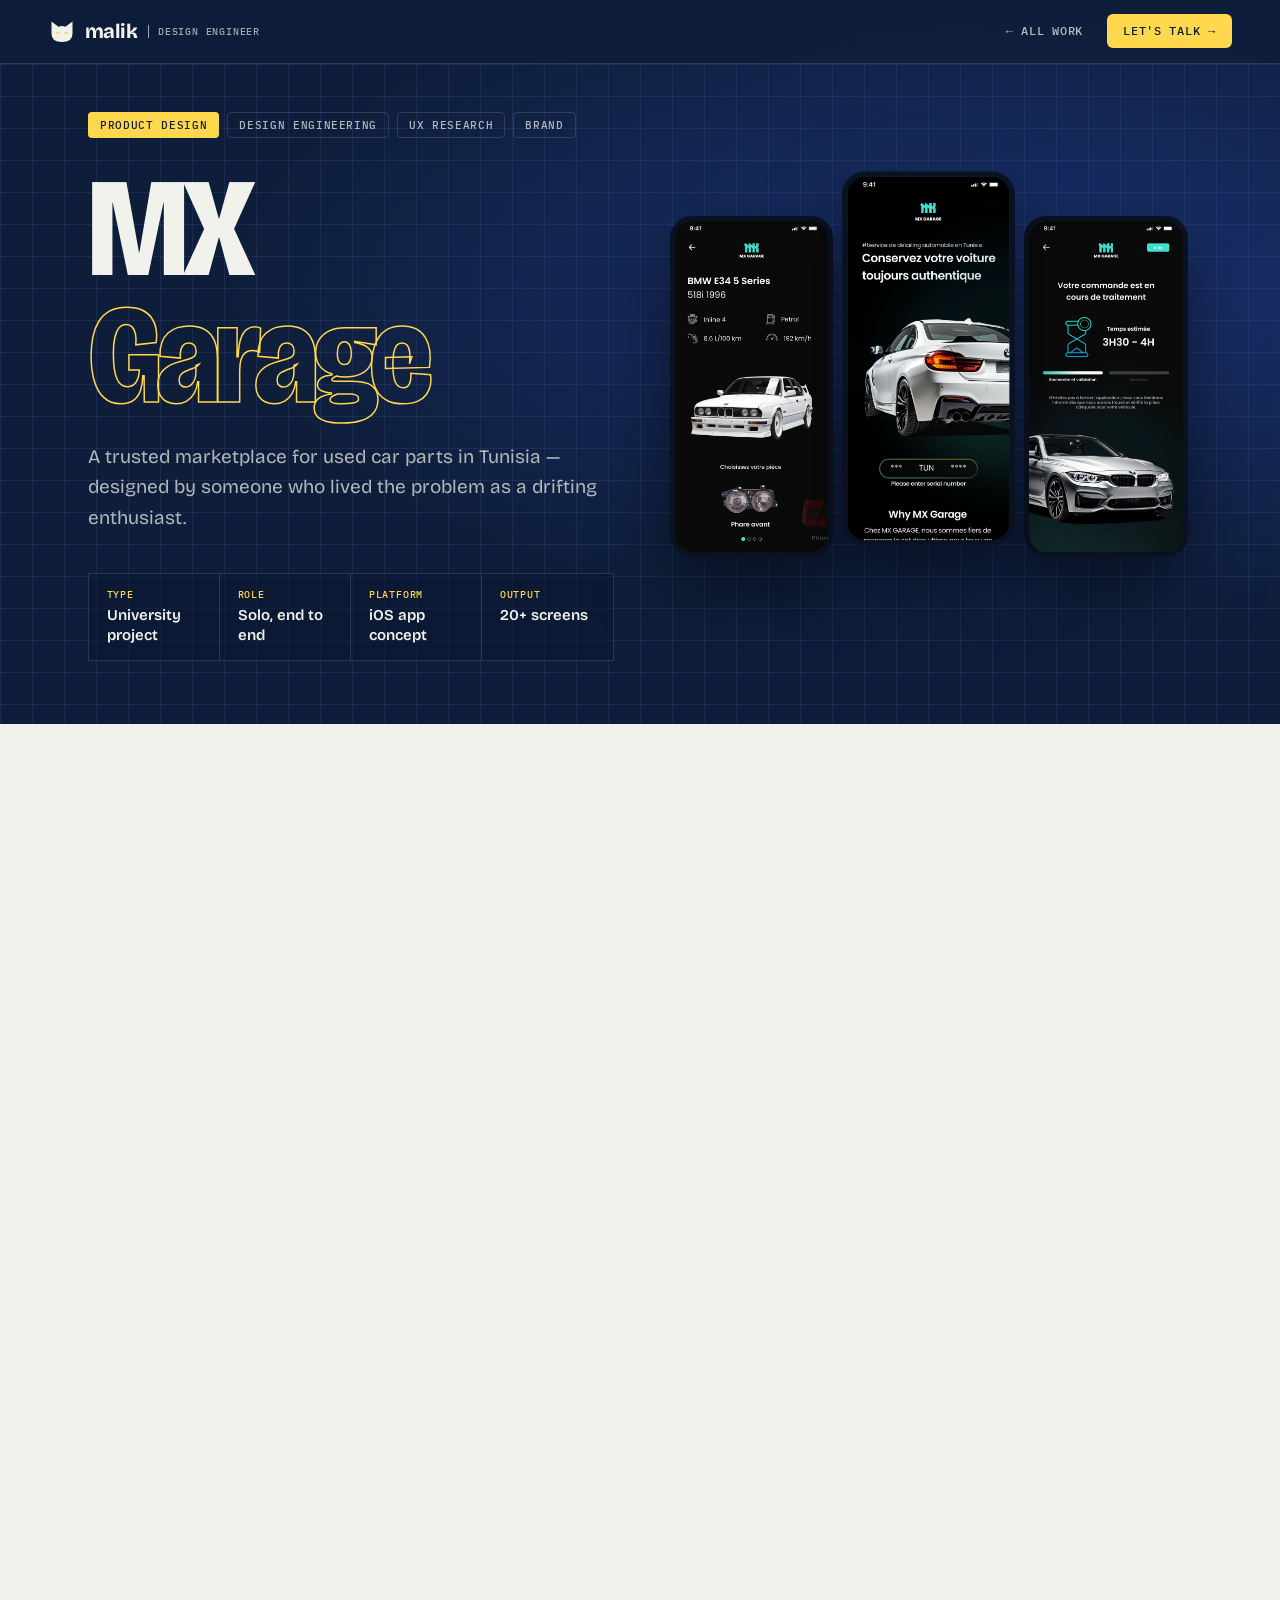
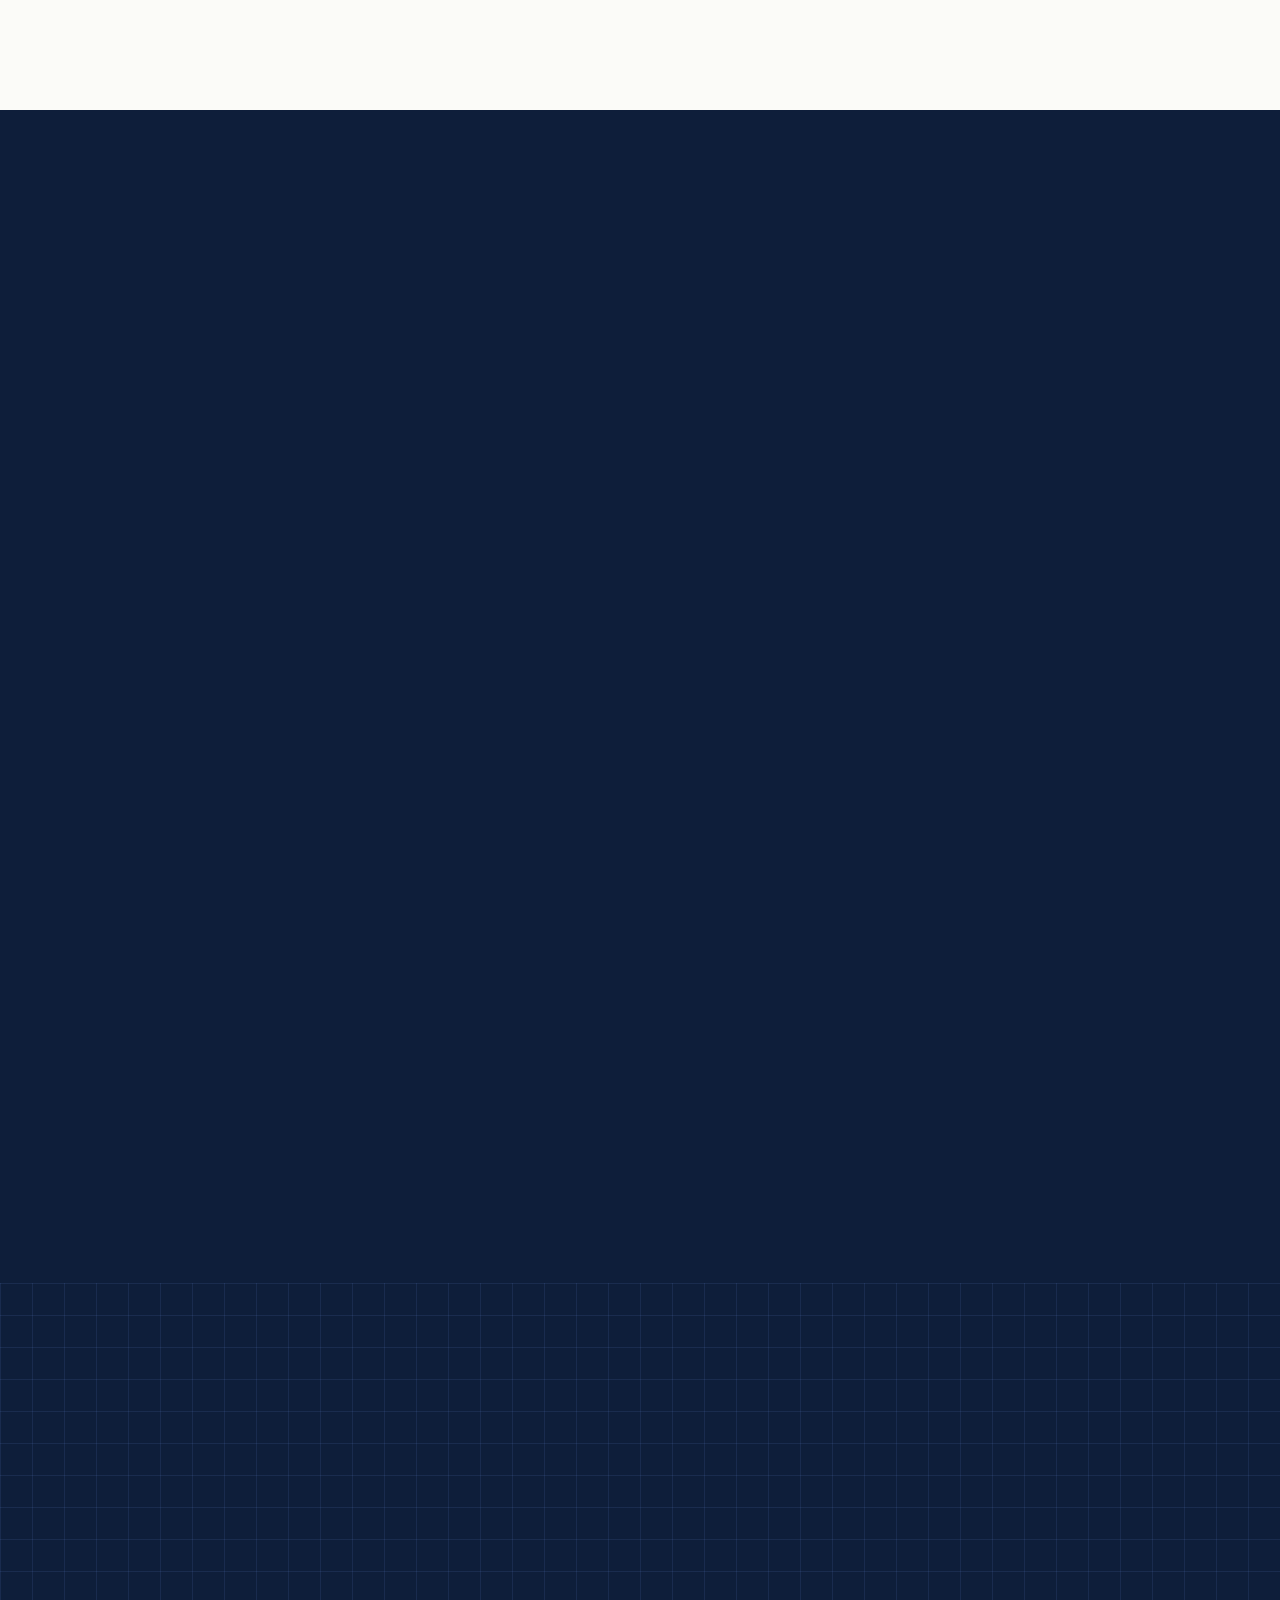
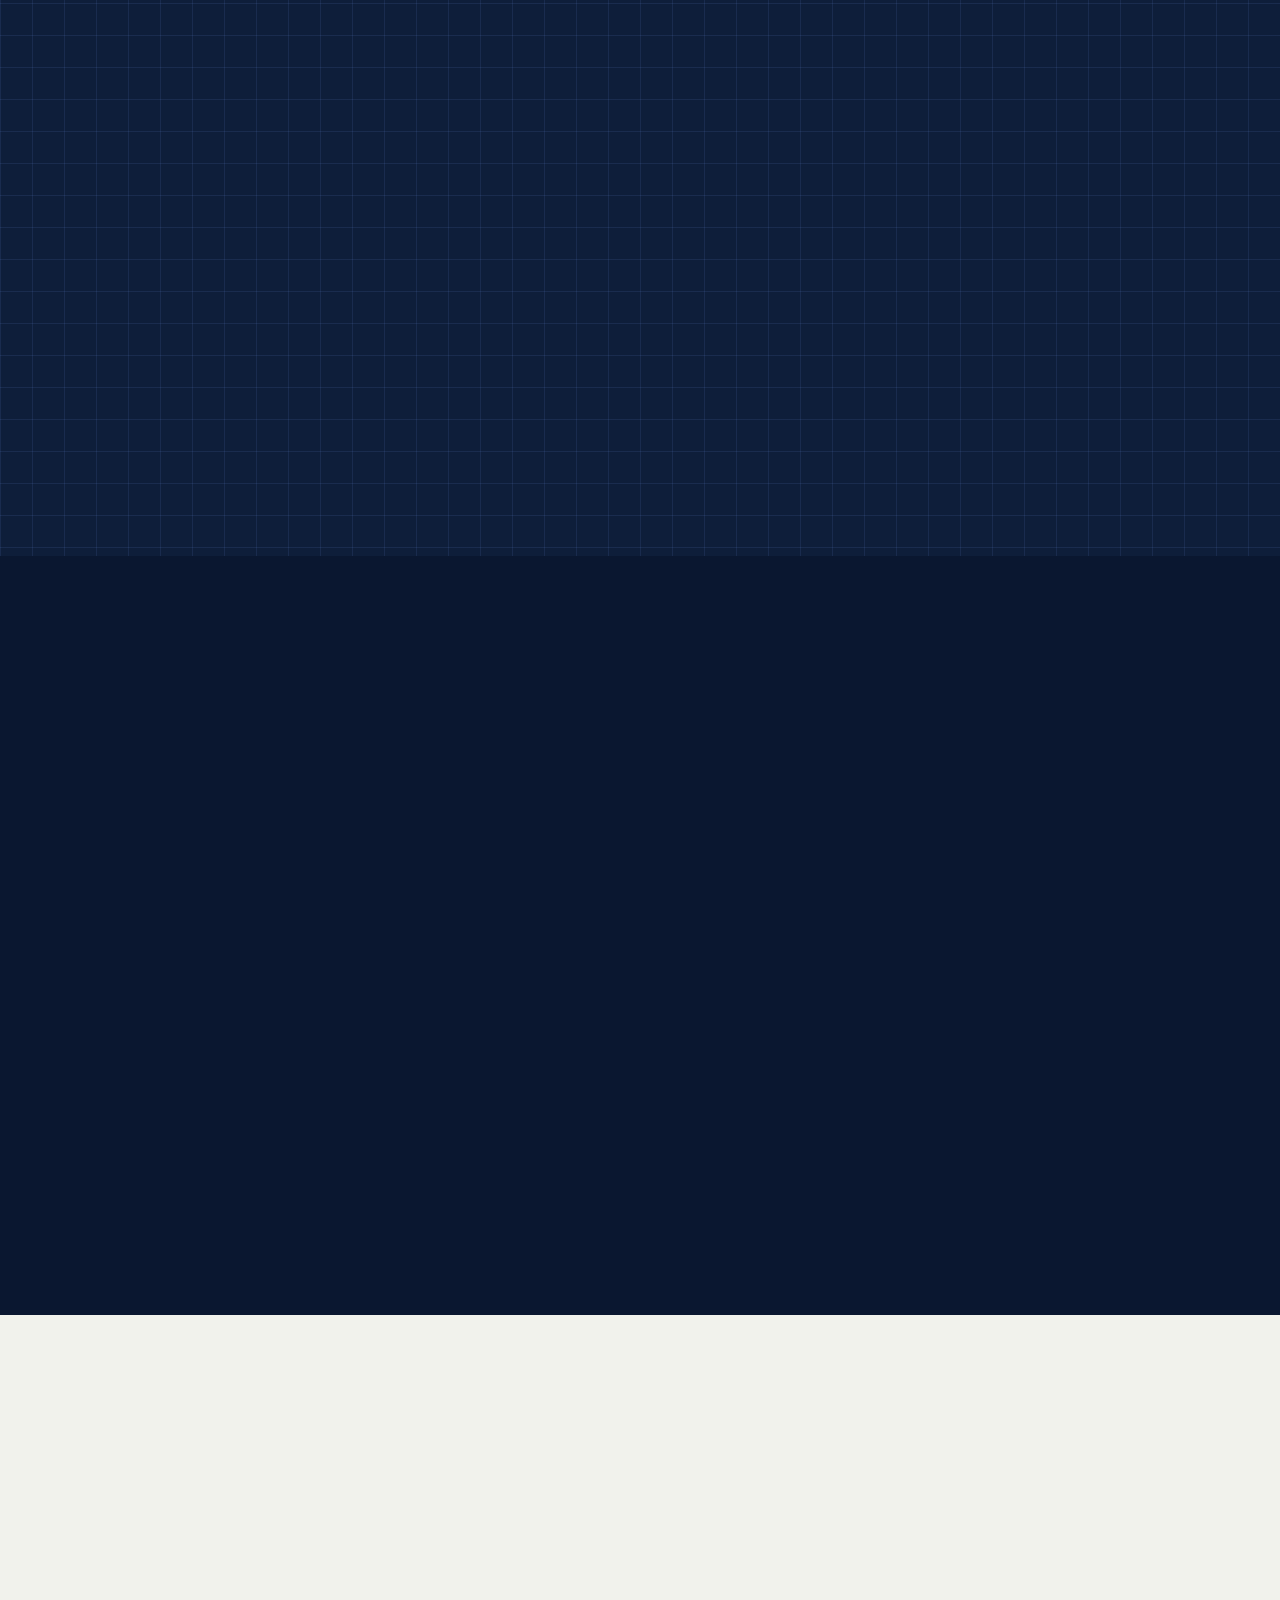
<file: partspro.html>
<!DOCTYPE html><html lang="en"><head><meta charset="UTF-8"><meta http-equiv="refresh" content="0; url=mx-garage.html"><link rel="canonical" href="mx-garage.html"><title>Moved</title></head><body><a href="mx-garage.html">MX Garage case study</a></body></html>
</file>
<file: styles.css>
/* =====================================================
   Malik Amdrous — "Spec sheet" design system
   ===================================================== */
@font-face { font-family: 'Bricolage'; src: url('fonts/bricolage.woff2') format('woff2'); font-weight: 200 800; font-stretch: 75% 100%; font-display: swap; }
@font-face { font-family: 'Plex Mono'; src: url('fonts/plex-mono-400.woff2') format('woff2'); font-weight: 400; font-display: swap; }
@font-face { font-family: 'Plex Mono'; src: url('fonts/plex-mono-500.woff2') format('woff2'); font-weight: 500 700; font-display: swap; }

*, *::before, *::after { box-sizing: border-box; margin: 0; padding: 0; }

:root {
  /* palette */
  --paper: #F1F2EC;
  --paper-2: #E6E8E0;
  --white: #FBFBF8;
  --navy: #0E1E3A;
  --navy-2: #13264A;
  --navy-3: #1B3260;
  --cobalt: #3A63FF;           /* fills, on navy */
  --cobalt-text: #2347D4;      /* text on paper (6:1) */
  --butter: #FFD84D;
  --ink: #0E1E3A;
  --muted: #4B5468;            /* 7:1 on paper */
  --paper-dim: rgba(241,242,236,.72);
  --line: rgba(14,30,58,.14);
  --line-strong: rgba(14,30,58,.35);
  --line-light: rgba(241,242,236,.14);
  --grid: rgba(120,160,255,.10);

  /* roles (case studies may override) */
  --accent: var(--cobalt-text);
  --accent-on-dark: var(--butter);
  --accent-soft: rgba(58,99,255,.10);

  --font-display: 'Bricolage', 'Arial Narrow', system-ui, sans-serif;
  --font-body: 'Bricolage', system-ui, sans-serif;
  --font-mono: 'Plex Mono', ui-monospace, 'SFMono-Regular', Menlo, monospace;
  --gutter: clamp(1rem, 4.5vw, 3rem);
  --max: 1200px;
  --ease: cubic-bezier(.22,1,.36,1);
}

html { scroll-behavior: smooth; }
body {
  background: var(--paper); color: var(--ink);
  font-family: var(--font-body); font-size: 16.5px; line-height: 1.6;
  font-variation-settings: 'wdth' 100;
  overflow-x: hidden; -webkit-font-smoothing: antialiased;
}
img { max-width: 100%; display: block; }
a { color: inherit; }
::selection { background: var(--butter); color: var(--navy); }
:focus-visible { outline: 2px solid var(--cobalt); outline-offset: 3px; border-radius: 3px; }
.on-dark :focus-visible, .nav.dark :focus-visible { outline-color: var(--butter); }

.wrap { max-width: var(--max); margin: 0 auto; padding: 0 var(--gutter); }
.skip { position: absolute; left: -999px; top: 0; background: var(--navy); color: var(--paper); padding: 8px 14px; z-index: 300; }
.skip:focus { left: 8px; top: 8px; }
.mono { font-family: var(--font-mono); font-size: 12px; letter-spacing: .04em; text-transform: uppercase; }

/* ---------- logo ---------- */
.logo { display: inline-flex; align-items: center; gap: 9px; text-decoration: none; color: inherit; font-family: var(--font-display); font-weight: 750; font-size: 20px; letter-spacing: -0.03em; }
.logo svg { width: 28px; height: 28px; flex: none; }
.logo .lc-head { fill: currentColor; }
.logo .lc-eye { fill: var(--cobalt); }
.logo small { font: 500 10px var(--font-mono); letter-spacing: .08em; text-transform: uppercase; opacity: .65; padding-left: 9px; border-left: 1px solid currentColor; margin-left: 2px; }

/* ---------- nav (case pages) ---------- */
.nav {
  position: fixed; inset: 0 0 auto 0; z-index: 100;
  display: flex; justify-content: space-between; align-items: center;
  padding: .9rem var(--gutter);
  background: rgba(241,242,236,.9); backdrop-filter: blur(12px);
  border-bottom: 1px solid var(--line);
}
.nav.dark { background: rgba(14,30,58,.88); border-bottom-color: var(--line-light); color: var(--paper); }
.nav.dark .logo .lc-eye { fill: var(--butter); }
.nav-links { display: flex; gap: 1.5rem; align-items: center; }
.nav-links a { font: 500 12px var(--font-mono); letter-spacing: .06em; text-transform: uppercase; text-decoration: none; opacity: .75; }
.nav-links a:hover { opacity: 1; }
.btn-pill { background: var(--navy); color: var(--paper) !important; padding: 9px 16px; border-radius: 6px; opacity: 1 !important; }
.nav.dark .btn-pill { background: var(--butter); color: var(--navy) !important; }

/* ---------- shared type ---------- */
section { padding: clamp(4rem, 9vw, 7rem) 0; }
.eyebrow { font: 500 12px var(--font-mono); letter-spacing: .08em; text-transform: uppercase; color: var(--accent); margin-bottom: 1rem; display: flex; align-items: center; gap: .6rem; }
.eyebrow::before { content: '§'; font-size: 14px; }
.h2 { font-family: var(--font-display); font-size: clamp(32px, 4.6vw, 58px); font-weight: 720; letter-spacing: -0.04em; line-height: 1.02; color: var(--ink); margin-bottom: 1.3rem; font-variation-settings: 'wdth' 88; }
.lead { font-size: 18px; color: var(--muted); max-width: 680px; margin-bottom: 1rem; }
.lead strong { color: var(--ink); font-weight: 650; }
.on-dark { color: var(--paper); }
.on-dark .h2 { color: var(--paper); }
.on-dark .lead { color: var(--paper-dim); }
.on-dark .lead strong { color: var(--paper); }
.on-dark .eyebrow { color: var(--accent-on-dark); }
.bg-white { background: var(--white); }
.bg-black, .bg-navy { background: var(--navy); }
.bg-deep { background: var(--deep, #0A1730); }
.blueprint { background-color: var(--navy); background-image: linear-gradient(var(--grid) 1px, transparent 1px), linear-gradient(90deg, var(--grid) 1px, transparent 1px); background-size: 32px 32px; }

/* drawing-frame corner marks */
.frame-marks { position: relative; }
.frame-marks::before, .frame-marks::after { content: ''; position: absolute; width: 14px; height: 14px; border: 1.5px solid currentColor; opacity: .5; pointer-events: none; }
.frame-marks::before { top: -6px; left: -6px; border-right: 0; border-bottom: 0; }
.frame-marks::after { bottom: -6px; right: -6px; border-left: 0; border-top: 0; }

/* ===================== CASE STUDY ===================== */
.cs-hero { min-height: auto; display: flex; flex-direction: column; justify-content: center; padding: clamp(7rem, 12vh, 9rem) 0 clamp(3.5rem, 7vh, 5rem); position: relative; overflow: hidden; color: var(--paper);
  background-color: var(--navy); background-image: linear-gradient(var(--grid) 1px, transparent 1px), linear-gradient(90deg, var(--grid) 1px, transparent 1px); background-size: 32px 32px; }
.cs-hero .glow { position: absolute; inset: 0; background: radial-gradient(ellipse at 80% 40%, rgba(58,99,255,.28), transparent 55%); }
.cs-hero .grid-bg { display: none; }
.cs-hero .wrap { position: relative; width: 100%; }
.cs-hero-grid { display: grid; grid-template-columns: 1fr 1fr; gap: clamp(2rem, 4vw, 4rem); align-items: center; }
.cs-tags { display: flex; gap: 8px; flex-wrap: wrap; margin-bottom: 1.75rem; }
.cs-tags span { font: 500 11px var(--font-mono); letter-spacing: .06em; text-transform: uppercase; padding: 5px 11px; border-radius: 4px; border: 1px solid var(--line-light); color: var(--paper-dim); }
.cs-tags span:first-child { background: var(--butter); color: var(--navy); border-color: transparent; }
.cs-hero h1 { font-family: var(--font-display); font-size: clamp(64px, 11vw, 150px); font-weight: 780; letter-spacing: -0.045em; line-height: .9; color: var(--paper); margin-bottom: 1.4rem; font-variation-settings: 'wdth' 86; }
.cs-hero h1 .outline { color: transparent; -webkit-text-stroke: 1.5px var(--butter); }
.cs-hero .sub { font-size: 19px; color: var(--paper-dim); max-width: 560px; margin-bottom: 2.5rem; }
.meta { display: grid; grid-template-columns: repeat(4, 1fr); border: 1px solid var(--line-light); max-width: 720px; background: rgba(10,23,48,.55); }
.meta div { padding: .9rem 1.1rem; border-right: 1px solid var(--line-light); }
.meta div:last-child { border-right: 0; }
.meta small { display: block; font: 500 10px var(--font-mono); letter-spacing: .08em; text-transform: uppercase; color: var(--butter); margin-bottom: 5px; }
.meta b { font-size: 15px; font-weight: 600; color: var(--paper); line-height: 1.3; display: block; }
.hero-phones { display: flex; gap: 14px; align-items: center; justify-content: center; width: 100%; max-width: 560px; justify-self: end; }
.hero-phones img { width: 31%; border-radius: 22px; border: 5px solid #0A1222; box-shadow: 0 30px 70px rgba(0,0,0,.5); }
.hero-phones img:nth-child(2) { transform: translateY(-28px) scale(1.06); }
.hero-shot { border-radius: 14px; box-shadow: 0 30px 70px rgba(0,0,0,.45); }

.quote { background: var(--navy); border-left: 3px solid var(--butter); padding: 1.6rem 2rem; margin: 2.25rem 0; max-width: 840px; }
.quote p { font-size: 19px; line-height: 1.6; color: var(--paper); }
.quote strong { color: var(--butter); font-weight: 650; }

.statement { border: 1px solid var(--line-strong); background: var(--white); padding: 1.8rem 2rem; margin: 2rem 0; max-width: 840px; position: relative; }
.statement small { font: 500 11px var(--font-mono); letter-spacing: .08em; text-transform: uppercase; color: var(--accent); display: block; margin-bottom: .6rem; }
.statement p { font-family: var(--font-display); font-size: clamp(20px, 2.3vw, 26px); line-height: 1.32; color: var(--ink); font-weight: 600; letter-spacing: -0.015em; }

.stats { display: grid; grid-template-columns: repeat(3, 1fr); border: 1px solid var(--line-strong); margin: 2.25rem 0; background: var(--white); }
.stat { padding: 1.5rem; border-right: 1px solid var(--line); }
.stat:last-child { border-right: 0; }
.stat b { font-family: var(--font-display); font-size: 54px; font-weight: 750; letter-spacing: -0.05em; color: var(--ink); line-height: 1; display: block; font-variation-settings: 'wdth' 80; }
.stat b span { color: var(--accent); }
.stat p { font-size: 14.5px; color: var(--muted); margin-top: .5rem; }
.source { font: 400 12px var(--font-mono); color: var(--muted); }

figure { margin: 2.25rem 0; }
figure img { border-radius: 8px; border: 1px solid var(--line); width: 100%; }
figcaption { font: 400 12px var(--font-mono); color: var(--muted); margin-top: .75rem; line-height: 1.5; }
figcaption::before { content: 'FIG — '; color: var(--accent); }
.on-dark figcaption { color: var(--paper-dim); }
.on-dark figcaption::before { color: var(--butter); }
.on-dark figure img { border-color: var(--line-light); }
.fig-narrow { max-width: 720px; }
.split { display: grid; grid-template-columns: 1fr 1fr; gap: clamp(1.5rem, 4vw, 3.5rem); align-items: center; }
.split figure { margin: 0; }

.check-list { list-style: none; display: grid; gap: .75rem; margin: 1.5rem 0; max-width: 740px; counter-reset: c; }
.check-list li { padding-left: 2.6rem; position: relative; font-size: 16.5px; color: var(--muted); counter-increment: c; }
.check-list li::before { content: counter(c, decimal-leading-zero); position: absolute; left: 0; top: 2px; font: 500 12px var(--font-mono); color: var(--accent); }
.check-list li strong { color: var(--ink); font-weight: 650; }

.persona-grid { display: grid; grid-template-columns: repeat(2, 1fr); gap: 0; margin-top: 2rem; border: 1px solid var(--line-strong); background: var(--white); }
.persona { padding: 1.5rem; border-bottom: 1px solid var(--line); }
.persona:nth-child(odd) { border-right: 1px solid var(--line); }
.persona:nth-last-child(-n+2) { border-bottom: 0; }
.persona-head { display: flex; gap: 12px; align-items: center; margin-bottom: .8rem; }
.avatar { width: 42px; height: 42px; border-radius: 8px; display: grid; place-items: center; font-size: 19px; flex-shrink: 0; background: var(--paper) !important; border: 1px solid var(--line); }
.persona h4 { font-size: 16px; font-weight: 700; letter-spacing: -0.01em; }
.persona .role { font: 400 11px var(--font-mono); text-transform: uppercase; letter-spacing: .05em; color: var(--muted); }
.persona p { font-size: 14.5px; color: var(--muted); }
.persona .need { margin-top: .8rem; padding-top: .8rem; border-top: 1px dashed var(--line-strong); font-size: 14px; color: var(--ink); }
.persona .need b { font: 500 11px var(--font-mono); text-transform: uppercase; color: var(--accent); }

.bench { display: grid; grid-template-columns: repeat(3, 1fr); margin-top: 2rem; border: 1px solid var(--line-strong); }
.bench-card { padding: 1.5rem; background: var(--white); border-right: 1px solid var(--line); }
.bench-card:last-child { border-right: 0; }
.bench-card.gap { background: var(--navy); }
.bench-card h4 { font-size: 19px; font-weight: 700; margin-bottom: .2rem; }
.bench-card .k { font: 400 11px var(--font-mono); text-transform: uppercase; color: var(--muted); margin-bottom: .9rem; }
.bench-card ul { list-style: none; display: grid; gap: .45rem; }
.bench-card li { font-size: 14.5px; color: var(--muted); padding-left: 1.1rem; position: relative; }
.bench-card li::before { content: '+'; position: absolute; left: 0; color: var(--accent); font-family: var(--font-mono); }
.bench-card.gap h4 { color: var(--paper); }
.bench-card.gap .k, .bench-card.gap li { color: var(--paper-dim); }
.bench-card.gap li::before { color: var(--butter); }

.phones { display: grid; grid-template-columns: repeat(var(--cols, 4), 1fr); gap: clamp(.75rem, 2vw, 1.5rem); margin: 2.5rem 0 1rem; align-items: start; }
.phone { margin: 0; }
.phone .frame { aspect-ratio: 780 / 1688; overflow-y: auto; border-radius: 24px; border: 6px solid #0A1222; background: #000; box-shadow: 0 22px 50px rgba(14,30,58,.28); scrollbar-width: none; }
.phone .frame::-webkit-scrollbar { display: none; }
.phone .frame img { width: 100%; border: 0; border-radius: 0; }
.phone figcaption { text-align: center; margin-top: .8rem; }
.phone figcaption::before { content: none; }
.phone figcaption b { display: block; font: 500 12px var(--font-mono); color: var(--accent); }
.on-dark .phone figcaption b { color: var(--butter); }
.scroll-hint { opacity: .7; }
.phone .frame.bare { border: 0; background: transparent; box-shadow: 0 22px 50px rgba(14,30,58,.22); border-radius: 30px; overflow: hidden; aspect-ratio: auto; }
.compare-before { display: grid; grid-template-columns: 1.1fr .9fr; gap: clamp(1.5rem, 4vw, 3rem); align-items: center; margin-top: 2rem; }
.compare-before figure { margin: 0; }
.compare-before .check-list li { color: var(--paper-dim); }
.compare-before .check-list li strong { color: var(--paper); }
.compare-before .check-list li::before { color: var(--butter); }

.compare { display: grid; grid-template-columns: 1fr 1fr; gap: clamp(1rem, 3vw, 2rem); margin-top: 2.5rem; }
.compare-col { padding: clamp(1.25rem, 2.5vw, 2rem); border: 1px solid var(--line-strong); }
.compare-col.dark { background: var(--navy); border-color: var(--navy); }
.compare-col.light { background: var(--white); }
.compare-col h3 { font-size: 19px; font-weight: 700; margin-bottom: .3rem; }
.compare-col.dark h3 { color: var(--paper); }
.compare-col p { font-size: 14.5px; margin-bottom: 1.25rem; }
.compare-col.dark p { color: var(--paper-dim); }
.compare-col.light p { color: var(--muted); }
.compare-col .phones { --cols: 3; margin: 0; gap: .6rem; }
.compare-col .phone .frame { border-width: 4px; border-radius: 16px; }

.acc { margin-top: 2rem; border: 1px solid var(--line-light); max-width: 920px; }
.acc details { border-bottom: 1px solid var(--line-light); }
.acc details:last-child { border-bottom: 0; }
.acc summary { list-style: none; cursor: pointer; padding: 1.25rem 1.6rem; display: flex; justify-content: space-between; gap: 1rem; align-items: center; color: var(--paper); font-size: 17px; font-weight: 600; }
.acc summary::-webkit-details-marker { display: none; }
.acc summary::after { content: '+'; font: 400 22px var(--font-mono); color: var(--butter); transition: transform .3s; }
.acc details[open] summary::after { transform: rotate(45deg); }
.acc summary:hover { background: rgba(241,242,236,.05); }
.acc .ans { padding: 0 1.6rem 1.5rem; font-size: 16px; line-height: 1.75; color: var(--paper-dim); }

.learn-grid { display: grid; grid-template-columns: repeat(2, 1fr); margin-top: 2rem; border: 1px solid var(--line-strong); background: var(--white); }
.learn { padding: 1.5rem; border-bottom: 1px solid var(--line); }
.learn:nth-child(odd) { border-right: 1px solid var(--line); }
.learn:nth-last-child(-n+2) { border-bottom: 0; }
.learn .ic { font-size: 20px; margin-bottom: .5rem; }
.learn h4 { font-size: 17px; font-weight: 700; margin-bottom: .35rem; }
.learn p { font-size: 14.5px; color: var(--muted); }
.tools { display: flex; flex-wrap: wrap; gap: 8px; margin-top: 1.25rem; }
.tools span { padding: 7px 14px; border: 1px solid var(--line-strong); font: 500 12px var(--font-mono); text-transform: uppercase; letter-spacing: .04em; background: var(--white); }

.field-grid { display: grid; grid-template-columns: repeat(3, 1fr); grid-auto-rows: 250px; gap: 10px; margin: 2.5rem 0; }
.field { position: relative; overflow: hidden; margin: 0; background: #ccd; border-radius: 6px; }
.field img { width: 100%; height: 100%; object-fit: cover; border: 0; border-radius: 0; transition: transform .5s; }
.field:hover img { transform: scale(1.04); }
.field figcaption { position: absolute; inset: auto 0 0 0; margin: 0; padding: 2rem .9rem .75rem; background: linear-gradient(transparent, rgba(10,18,34,.85)); color: #fff; }
.field figcaption::before { color: var(--butter); }
.field.wide { grid-column: span 2; }
.field.tall { grid-row: span 2; }
.sketch-grid { display: grid; grid-template-columns: 1fr 1fr; gap: 1rem; margin-top: 2rem; }
.sketch-grid figure { margin: 0; }
.sketch-grid .full { grid-column: span 2; }

/* ----- MX Garage: audit, matrix, logo ----- */
.fb-row { display: grid; grid-template-columns: repeat(9, 1fr); gap: 10px; margin: 2rem 0 1.5rem; }
.fb { margin: 0; position: relative; }
.fb img { width: 100%; border: 0; border-radius: 0; image-rendering: auto; }
.fb-tag { display: inline-grid; place-items: center; width: 26px; height: 26px; border-radius: 50%; font: 600 12px var(--font-mono); color: #fff; flex: none; }
.fb .fb-tag { position: absolute; top: -8px; right: -6px; z-index: 2; box-shadow: 0 0 0 3px var(--white); }
.tA { background: var(--cobalt-text); } .tB { background: #0B7E73; } .tC { background: #C2410C; }
.fb-key { display: grid; grid-template-columns: repeat(3, 1fr); gap: 1.5rem; border-top: 1px solid var(--line-strong); padding-top: 1.4rem; }
.fb-key div { display: flex; gap: 12px; align-items: flex-start; }
.fb-key p { font-size: 15.5px; color: var(--muted); }
.fb-key strong { color: var(--ink); }
.matrix { display: grid; grid-template-columns: 120px 1fr 1fr; gap: 10px; margin-top: 1.5rem; max-width: 980px; }
.mx-axis { font: 500 12px var(--font-mono); letter-spacing: .08em; text-transform: uppercase; color: var(--muted); padding: 4px 6px; }
.mx-axis.side { writing-mode: vertical-rl; transform: rotate(180deg); align-self: center; justify-self: center; }
.q { padding: 1.3rem 1.4rem; border: 1px solid var(--line-strong); background: var(--paper); min-height: 150px; }
.q .mono { display: inline-block; font-size: 11px; padding: 3px 8px; border-radius: 4px; margin-bottom: .7rem; }
.q ul { list-style: none; display: grid; gap: .5rem; }
.q li { font-size: 15.5px; padding-left: 1rem; position: relative; }
.q li::before { content: '—'; position: absolute; left: 0; color: var(--muted); }
.q1 { background: var(--navy); color: var(--paper); border-color: var(--navy); }
.q1 .mono { background: var(--butter); color: var(--navy); }
.q1 li::before { color: var(--butter); }
.q2 .mono { background: var(--accent-soft); color: var(--cobalt-text); }
.q3 .mono, .q4 .mono { background: var(--paper-2); color: var(--muted); }
.logo-board { display: grid; grid-template-columns: 1fr 1fr; border: 1px solid var(--line-light); }
.lt { aspect-ratio: 16 / 10; display: grid; place-items: center; }
.lt img { width: 42%; border: 0; border-radius: 0; }
.l1, .l4 { background: #FFFFFF; } .l2, .l3 { background: #0A0A0A; }
.lb-cap { grid-column: 1 / -1; padding: .7rem 1rem; color: var(--paper-dim); font-size: 11px; border-top: 1px solid var(--line-light); }

/* ----- System map (case studies) ----- */
.sysmap { margin-top: 2.5rem; display: grid; grid-template-columns: repeat(var(--sm-cols, 4), minmax(0, 1fr)); gap: 0; border: 1px solid var(--line-light); background: rgba(10,23,48,.5); }
.sm-col { padding: 1.3rem 1.1rem 1.5rem; border-right: 1px dashed var(--line-light); position: relative; }
.sm-col:last-child { border-right: 0; }
.sm-col > small { display: block; font: 500 10.5px var(--font-mono); letter-spacing: .08em; text-transform: uppercase; color: var(--butter); margin-bottom: 1rem; }
.sm-node { border: 1px solid rgba(241,242,236,.32); background: var(--navy-2); padding: .7rem .8rem; margin-bottom: .7rem; position: relative; }
.sm-node b { display: block; font-size: 15px; font-weight: 650; color: var(--paper); line-height: 1.25; }
.sm-node span { display: block; font-size: 13px; color: var(--paper-dim); margin-top: 2px; line-height: 1.4; }
.sm-node.key { border-color: var(--butter); box-shadow: 4px 4px 0 var(--butter); }
.sm-node.future { border-style: dashed; opacity: .8; }
.sm-col:not(:last-child)::after { content: '→'; position: absolute; right: -11px; top: 50%; transform: translateY(-50%); width: 22px; height: 22px; display: grid; place-items: center; background: var(--navy); color: var(--butter); font: 500 14px var(--font-mono); z-index: 2; }
.sm-legend { display: flex; gap: 1.5rem; flex-wrap: wrap; margin-top: 1rem; font: 400 11.5px var(--font-mono); color: var(--paper-dim); text-transform: uppercase; letter-spacing: .05em; }
.sm-legend i { display: inline-block; width: 14px; height: 10px; border: 1px solid var(--paper-dim); margin-right: 6px; vertical-align: middle; }
.sm-legend i.k { border-color: var(--butter); box-shadow: 2px 2px 0 var(--butter); }
.sm-legend i.f { border-style: dashed; }

/* ----- Next + footer ----- */
.next { display: flex; justify-content: space-between; align-items: center; gap: 2rem; flex-wrap: wrap; padding: clamp(3rem, 7vw, 5rem) var(--gutter); background: var(--butter); color: var(--navy); text-decoration: none; }
.next small { font: 500 11px var(--font-mono); letter-spacing: .08em; text-transform: uppercase; display: block; margin-bottom: 6px; }
.next strong { font-family: var(--font-display); font-size: clamp(30px, 4.6vw, 58px); font-weight: 750; letter-spacing: -0.04em; line-height: 1; font-variation-settings: 'wdth' 85; }
.next .arr { font-family: var(--font-mono); font-size: 48px; transition: transform .25s var(--ease); }
.next:hover .arr { transform: translateX(10px); }

footer { background: var(--navy); padding: 1.6rem var(--gutter); display: flex; justify-content: space-between; align-items: center; gap: 1rem; flex-wrap: wrap; }
footer p, footer a { font: 400 12px var(--font-mono); color: var(--paper-dim); text-decoration: none; text-transform: uppercase; letter-spacing: .04em; }
footer a:hover { color: var(--butter); }

/* ----- motion ----- */
.js .reveal { opacity: 0; transform: translateY(22px); transition: opacity .8s var(--ease), transform .8s var(--ease); }
.js .reveal.in { opacity: 1; transform: none; }
.cursor-ring { display: none; }

@media (prefers-reduced-motion: reduce) {
  *, *::before, *::after { animation: none !important; transition: none !important; scroll-behavior: auto !important; }
  .js .reveal { opacity: 1; transform: none; }
}

@media (max-width: 960px) {
  .fb-row { grid-template-columns: repeat(5, 1fr); }
  .fb-key { grid-template-columns: 1fr; }
  .cs-hero-grid, .split { grid-template-columns: 1fr; }
  .hero-phones { max-width: 460px; margin: 0 auto; }
  .compare, .bench, .compare-before { grid-template-columns: 1fr; }
  .bench-card { border-right: 0; border-bottom: 1px solid var(--line); }
  .sysmap { grid-template-columns: 1fr 1fr; }
  .sm-col:nth-child(2n) { border-right: 0; }
  .sm-col { border-bottom: 1px dashed var(--line-light); }
  .sm-col::after { display: none; }
}
@media (max-width: 700px) {
  .fb-row { grid-template-columns: repeat(3, 1fr); }
  .matrix { grid-template-columns: 34px 1fr; }
  .matrix > div:nth-child(1), .matrix > .mx-axis:not(.side) { display: none; }
  .matrix .q2, .matrix .q4 { grid-column: 2; }
  .nav-links a:not(.btn-pill) { display: none; }
  .logo small { display: none; }
  .meta { grid-template-columns: repeat(2, 1fr); }
  .meta div:nth-child(2) { border-right: 0; }
  .meta div:nth-child(-n+2) { border-bottom: 1px solid var(--line-light); }
  .stats, .persona-grid, .learn-grid { grid-template-columns: 1fr; }
  .stat { border-right: 0; border-bottom: 1px solid var(--line); }
  .persona, .learn { border-right: 0 !important; border-bottom: 1px solid var(--line) !important; }
  .phones { --cols: 2 !important; }
  .field-grid, .sketch-grid { grid-template-columns: 1fr; grid-auto-rows: 240px; }
  .field.wide, .sketch-grid .full { grid-column: auto; }
  .sysmap { grid-template-columns: 1fr; }
  .sm-col { border-right: 0 !important; }
  footer { flex-direction: column; text-align: center; }
}
</file>
<file: home.css>
/* ===== Homepage — spec sheet ===== */
.home section { padding: 0; }

/* buttons */
.btn { display: inline-flex; align-items: center; gap: 10px; padding: 14px 22px; border-radius: 6px; font-weight: 650; font-size: 15px; text-decoration: none; transition: transform .2s var(--ease), box-shadow .2s var(--ease), background .2s; }
.btn-butter { background: var(--butter); color: var(--navy); box-shadow: 4px 4px 0 var(--cobalt); }
.btn-butter:hover { transform: translate(-2px,-2px); box-shadow: 6px 6px 0 var(--cobalt); }
.btn-line { border: 1.5px solid rgba(241,242,236,.5); color: var(--paper); }
.btn-line:hover { border-color: var(--paper); background: rgba(241,242,236,.06); }

/* nav colour switching */
.hnav { transition: background .3s, color .3s, border-color .3s; }
.hnav:not(.dark) .logo .lc-eye { fill: var(--cobalt); }

/* ================= HERO ================= */
.hero { min-height: 100vh; min-height: 100svh; display: flex; flex-direction: column; justify-content: space-between; padding: 5.5rem var(--gutter) 0; position: relative; overflow: hidden; }
.hero::before { content: ''; position: absolute; inset: 0; background: radial-gradient(ellipse 60% 70% at 72% 45%, rgba(58,99,255,.32), transparent 70%); pointer-events: none; }
.hero-inner { position: relative; flex: 1; display: grid; grid-template-columns: minmax(0, .95fr) minmax(0, 1.15fr); gap: clamp(1rem, 3vw, 3rem); align-items: center; max-width: 1400px; width: 100%; margin: 0 auto; }
.hero-ref { color: var(--butter); display: flex; align-items: center; gap: 10px; margin-bottom: 1.6rem; }
.hero-ref .dot { width: 8px; height: 8px; background: var(--butter); border-radius: 50%; box-shadow: 0 0 0 4px rgba(255,216,77,.2); }
.hero h1 { font-family: var(--font-display); font-weight: 760; font-size: clamp(46px, 6vw, 92px); line-height: .95; letter-spacing: -0.04em; font-variation-settings: 'wdth' 86; color: var(--paper); }
.hero h1 em { font-style: normal; color: var(--butter); }
.h1-name { display: block; font: 500 14px var(--font-mono); letter-spacing: .1em; text-transform: uppercase; color: var(--paper-dim); margin-bottom: 1rem; }
.hero-sub { font-size: 18.5px; color: var(--paper-dim); max-width: 520px; margin: 1.6rem 0 2rem; }
.hero-actions { display: flex; gap: 12px; flex-wrap: wrap; }

.drawing { position: relative; aspect-ratio: 100 / 105; width: min(100%, 680px, calc((100svh - 250px) / 1.05)); min-width: min(100%, 440px); justify-self: center; margin: 0; }
.leaders { position: absolute; inset: 0; width: 100%; height: 100%; overflow: visible; }
.leaders .ld, .leaders .dims line { fill: none; stroke: var(--butter); stroke-width: 1.3; vector-effect: non-scaling-stroke; }
.leaders .dims line { stroke: rgba(241,242,236,.45); stroke-dasharray: 4 3; }
.js:not(.rm) .leaders .ld { stroke-dasharray: 400; stroke-dashoffset: 400; animation: draw 1.1s var(--ease) forwards; }
.js:not(.rm) .leaders .ld:nth-of-type(2) { animation-delay: .15s; }
.js:not(.rm) .leaders .ld:nth-of-type(3) { animation-delay: .3s; }
.js:not(.rm) .leaders .ld:nth-of-type(4) { animation-delay: .45s; }
.js:not(.rm) .leaders .ld:nth-of-type(5) { animation-delay: .6s; }
@keyframes draw { to { stroke-dashoffset: 0; } }
.pin { position: absolute; width: 11px; height: 11px; margin: -5.5px 0 0 -5.5px; border-radius: 50%; background: var(--navy); border: 2px solid var(--butter); z-index: 3; }
.pin::after { content: ''; position: absolute; inset: -7px; border-radius: 50%; border: 1px solid var(--butter); opacity: .5; animation: ping 2.4s ease-out infinite; }
@keyframes ping { 0% { transform: scale(.5); opacity: .7; } 100% { transform: scale(1.6); opacity: 0; } }
.hero-cat { position: absolute; left: 24%; top: 15.5%; width: 52%; height: auto; z-index: 2; filter: drop-shadow(0 30px 40px rgba(0,0,0,.35)); transform: translate(var(--mx, 0px), var(--my, 0px)); transition: transform .5s var(--ease); }
.js:not(.rm) .hero-cat { animation: hover-in 1s var(--ease) both; }
@keyframes hover-in { from { opacity: 0; translate: 0 30px; } }
.callouts { list-style: none; }
.co { position: absolute; left: var(--x); top: var(--y); width: 21%; transform: translateY(-100%); padding-bottom: 6px; border-bottom: 1.3px solid var(--butter); z-index: 3; }
.co.l { text-align: left; width: 19%; }
.co b { display: block; font: 500 11px var(--font-mono); letter-spacing: .06em; text-transform: uppercase; color: var(--butter); margin-bottom: 2px; }
.co span { display: block; font-size: 13.5px; line-height: 1.3; color: var(--paper); }
.js:not(.rm) .co { opacity: 0; animation: fade-up .6s var(--ease) forwards; animation-delay: calc(.6s + var(--d, 0s)); }
.co:nth-child(2) { --d: .15s; } .co:nth-child(3) { --d: .3s; } .co:nth-child(4) { --d: .45s; } .co:nth-child(5) { --d: .6s; }
@keyframes fade-up { from { opacity: 0; translate: 0 8px; } to { opacity: 1; translate: 0 0; } }
.dim-h { position: absolute; left: 24%; width: 52%; top: 95%; text-align: center; color: var(--paper-dim); font-size: 10.5px; }

.titleblock { position: relative; display: grid; grid-template-columns: repeat(5, 1fr); border: 1px solid var(--line-light); border-bottom: 0; max-width: 1400px; width: 100%; margin: 1rem auto 0; background: rgba(10,23,48,.65); }
.titleblock div { padding: .8rem 1rem; border-right: 1px solid var(--line-light); }
.titleblock div:last-child { border-right: 0; }
.titleblock dt { font: 500 10px var(--font-mono); letter-spacing: .08em; text-transform: uppercase; color: var(--butter); margin-bottom: 3px; }
.titleblock dd { font-size: 14.5px; font-weight: 600; color: var(--paper); display: flex; align-items: center; gap: 8px; }
.live { width: 8px; height: 8px; border-radius: 50%; background: #4ADE80; box-shadow: 0 0 0 3px rgba(74,222,128,.25); }

/* ================= APPROACH ================= */
.approach { padding: clamp(5rem, 10vw, 8rem) 0 !important; background: var(--paper); background-image: radial-gradient(var(--line) 1px, transparent 1px); background-size: 24px 24px; }
.approach-grid { display: grid; grid-template-columns: 1.05fr .95fr; gap: clamp(2rem, 5vw, 5rem); align-items: center; }
.hl { background: linear-gradient(transparent 62%, var(--butter) 62%, var(--butter) 92%, transparent 92%); }
.layers-list { list-style: none; margin-top: 2.2rem; border-top: 1px solid var(--line-strong); }
.layers-list li { display: grid; grid-template-columns: 56px 1fr; gap: 1rem; padding: 1.3rem 0; border-bottom: 1px solid var(--line); }
.layers-list .mono { color: var(--cobalt-text); padding-top: 4px; font-size: 13px; }
.layers-list h3 { font-size: 22px; font-weight: 700; letter-spacing: -0.02em; margin-bottom: .25rem; }
.layers-list p { color: var(--muted); max-width: 520px; }

.explode { display: grid; place-items: center; min-height: 520px; position: relative; }
.iso { position: relative; width: min(300px, 60vw); aspect-ratio: 1; transform-style: preserve-3d; transform: rotateX(58deg) rotateZ(-42deg); --g: 0; margin-top: 4rem; }
.plate { position: absolute; inset: 0; transform-style: preserve-3d; border: 1.5px solid var(--navy); transition: transform .15s linear; padding: 14px; display: grid; gap: 10px; align-content: end; }
.plate span { position: absolute; top: 12px; left: 14px; font: 500 12px var(--font-mono); letter-spacing: .06em; text-transform: uppercase; }
.plate.p1 { background: var(--navy); color: var(--paper); transform: translateZ(0); grid-template-columns: repeat(3, 1fr); box-shadow: 18px 18px 0 rgba(14,30,58,.12); }
.plate.p1 i { aspect-ratio: 1; border-radius: 50%; border: 2px solid var(--butter); }
.plate.p2 { background: var(--cobalt); color: #fff; transform: translateZ(calc(40px + var(--g) * 70px)); grid-template-columns: 1.4fr 1fr; align-content: center; }
.plate.p2 i { height: 90px; border: 2px solid rgba(255,255,255,.85); border-radius: 22px 22px 8px 8px; }
.plate.p2 i:last-child { border-radius: 50%; height: auto; aspect-ratio: 1; }
.plate.p3 { background: var(--butter); color: var(--navy); transform: translateZ(calc(80px + var(--g) * 140px)); grid-template-columns: repeat(4, 1fr); }
.plate.p3 i { height: 46px; background: var(--navy); border-radius: 4px; }
.plate.p3 i:nth-child(odd) { background: transparent; border: 2px solid var(--navy); }
.explode-note { position: absolute; bottom: 0; right: 0; color: var(--muted); }

/* ================= PROCESS (horizontal) ================= */
.process { position: relative; }
.js:not(.rm) .process.pinned { height: calc(100vh + var(--dist, 2000px)); }
.process-stage { position: relative; overflow: hidden; padding: clamp(4rem, 8vw, 6rem) 0 4.5rem; }
.process.pinned .process-stage { position: sticky; top: 0; height: 100vh; height: 100svh; padding: 5.5rem 0 4rem; display: flex; flex-direction: column; }
.process-head { display: grid; grid-template-columns: auto 1fr auto; align-items: end; gap: 2rem; max-width: none; margin: 0; }
.process-head .eyebrow { grid-column: 1 / -1; margin-bottom: -1rem; }
.process-head .h2 { margin: 0; }
.process-hint { color: var(--butter); justify-self: end; }
.track-wrap { flex: 1; display: flex; align-items: center; margin-top: 2rem; }
.track { list-style: none; display: flex; gap: clamp(1rem, 2.2vw, 1.75rem); padding: 0 var(--gutter); will-change: transform; }
.panel { flex: none; width: min(82vw, 470px); background: var(--navy-2); border: 1px solid var(--line-light); display: flex; flex-direction: column; }
.panel-img { height: min(36vh, 300px); overflow: hidden; border-bottom: 1px solid var(--line-light); background: #0A1730; }
.panel-img img { width: 100%; height: 100%; object-fit: cover; }
.panel-img.contain { background: var(--white); }
.panel-img.contain img { object-fit: cover; object-position: top; }
.panel-img.phones3 { display: flex; gap: 10px; justify-content: center; align-items: flex-start; padding: 18px 18px 0; background: var(--navy-3); }
.panel-img.phones3 img { width: 30%; height: auto; border-radius: 12px 12px 0 0; border: 3px solid #0A1222; object-fit: initial; }
.panel-txt { padding: 1.3rem 1.4rem 1.5rem; }
.panel-txt .mono { color: var(--butter); font-size: 11px; }
.panel-txt h3 { font-family: var(--font-display); font-size: 30px; font-weight: 720; letter-spacing: -0.035em; margin: .3rem 0 .45rem; font-variation-settings: 'wdth' 85; }
.panel-txt p { color: var(--paper-dim); font-size: 15.5px; }
.panel-end { background: var(--butter); color: var(--navy); border-color: var(--butter); justify-content: flex-end; overflow: hidden; }
.panel-end .end-cat { width: 72%; margin: 1.5rem auto 0; }
.panel-end .panel-txt { border-top: 2px solid var(--navy); }
.panel-end .panel-txt .mono { color: var(--navy); }
.panel-end .panel-txt p { color: #2B3550; }
.process-bar { position: absolute; left: var(--gutter); right: var(--gutter); bottom: 1.6rem; height: 2px; background: var(--line-light); display: none; }
.process.pinned .process-bar { display: block; }
.bar-fill { height: 100%; width: calc(var(--pp, 0) * 100%); background: var(--butter); }
.bar-cat { position: absolute; bottom: 1px; left: calc(var(--pp, 0) * 100%); height: 46px; width: auto; transform: translateX(-50%); }

/* ================= PROJECTS ================= */
.projects { padding: clamp(5rem, 10vw, 8rem) 0 !important; background: var(--paper); }
.projects-head { display: flex; justify-content: space-between; align-items: flex-end; gap: 2rem; }
.peek-over { height: clamp(90px, 11vw, 140px); width: auto; margin-bottom: -1px; margin-right: 4%; }
.index { border-top: 2px solid var(--navy); }
.index-row { display: grid; grid-template-columns: 88px minmax(0, 1.3fr) minmax(0, 1.2fr) 120px; gap: 1.25rem; align-items: center; padding: 1.15rem .5rem; border-bottom: 1px solid var(--line-strong); text-decoration: none; color: var(--ink); position: relative; transition: background .25s, padding .25s var(--ease); }
.index-row:not(.index-labels):hover { background: var(--white); padding-left: 1rem; }
.index-labels { font: 500 11px var(--font-mono); letter-spacing: .08em; text-transform: uppercase; color: var(--muted); padding-block: .7rem; }
.no { font: 500 13px var(--font-mono); color: var(--cobalt-text); }
.name strong { display: block; font-family: var(--font-display); font-size: clamp(22px, 2.4vw, 30px); font-weight: 700; letter-spacing: -0.03em; line-height: 1.1; }
.name em { font-style: normal; font-size: 14.5px; color: var(--muted); }
.disc { font-size: 14.5px; color: var(--muted); }
.doc { font: 500 12px var(--font-mono); text-transform: uppercase; letter-spacing: .05em; text-align: right; transition: transform .25s var(--ease); }
.index-row:hover .doc { transform: translateX(4px); color: var(--cobalt-text); }
.feat .name strong { font-size: clamp(30px, 3.6vw, 48px); }
.feat .doc { background: var(--navy); color: var(--paper); padding: 8px 10px; border-radius: 4px; text-align: center; }
.feat:hover .doc { background: var(--cobalt); color: #fff; }
.strip { grid-column: 2 / -1; display: flex; gap: 10px; height: 170px; overflow: hidden; border-radius: 6px; padding: 14px 14px 0; align-items: flex-start; }
.strip.mx { background: radial-gradient(ellipse at 30% 30%, rgba(62,224,207,.22), transparent 60%), #0C0F0F; }
.strip.mx img { width: 110px; border-radius: 10px 10px 0 0; transition: transform .4s var(--ease); }
.strip.bx { background: radial-gradient(ellipse at 70% 20%, rgba(233,169,58,.22), transparent 60%), #14281F; }
.strip.bx img { width: 110px; border-radius: 14px 14px 0 0; transition: transform .4s var(--ease); }
.feat:hover .strip.bx img { transform: translateY(-8px); }
.feat:hover .strip.mx img { transform: translateY(-8px); }
.feat:hover .strip.mx img:nth-child(2) { transition-delay: .05s; } .feat:hover .strip.mx img:nth-child(3) { transition-delay: .1s; } .feat:hover .strip.mx img:nth-child(4) { transition-delay: .15s; }

/* ================= DATA ================= */
.data { padding: clamp(5rem, 10vw, 8rem) 0 !important; background: linear-gradient(180deg, var(--navy) 0%, #0A1730 100%); }
.data-grid { display: grid; grid-template-columns: .8fr 1.2fr; gap: clamp(2rem, 6vw, 6rem); align-items: start; }
.qc { position: relative; margin-top: 2rem; width: min(100%, 320px); }
.qc img { width: 78%; filter: drop-shadow(0 24px 30px rgba(0,0,0,.4)); }
.stamp { position: absolute; right: -4%; bottom: 8%; width: 46%; transform: rotate(-14deg); fill: none; stroke: var(--butter); stroke-width: 2; }
.stamp circle:nth-child(2) { stroke-width: 1; stroke-dasharray: 3 3; }
.stamp text { fill: var(--butter); stroke: none; font: 500 9.5px var(--font-mono); letter-spacing: .14em; }
.stamp .ok { font: 600 18px var(--font-mono); letter-spacing: .02em; }
.counters { display: grid; grid-template-columns: repeat(3, 1fr); border: 1px solid var(--line-light); margin-bottom: 2rem; }
.counters div { padding: 1.2rem 1.3rem; border-right: 1px solid var(--line-light); }
.counters div:last-child { border-right: 0; }
.counters b { display: block; font-family: var(--font-display); font-size: clamp(56px, 7vw, 92px); font-weight: 760; line-height: .9; letter-spacing: -0.06em; color: var(--butter); font-variation-settings: 'wdth' 78; }
.counters span { font: 500 11px var(--font-mono); text-transform: uppercase; letter-spacing: .08em; color: var(--paper-dim); }
.specs { border-top: 1px solid var(--line-light); }
.specs div { display: grid; grid-template-columns: 150px 1fr; gap: 1rem; padding: 1rem 0; border-bottom: 1px solid var(--line-light); }
.specs dt { font: 500 11px var(--font-mono); letter-spacing: .08em; text-transform: uppercase; color: var(--butter); padding-top: 3px; }
.specs dd { color: var(--paper); font-size: 16px; }
.specs .tag { display: inline-block; margin: 0 6px 6px 0; padding: 3px 10px; border: 1px solid var(--line-light); border-radius: 4px; font: 500 12px var(--font-mono); text-transform: uppercase; color: var(--paper-dim); }

/* ================= LOG ================= */
.log { padding: clamp(5rem, 10vw, 8rem) 0 !important; background: var(--paper); }
.log-grid { display: grid; grid-template-columns: .8fr 1.2fr; gap: clamp(2rem, 6vw, 6rem); align-items: start; }
.log-head { position: sticky; top: 6rem; }
.changelog { list-style: none; position: relative; }
.changelog::before { content: ''; position: absolute; left: 35px; top: 10px; bottom: 10px; width: 1px; background: var(--line-strong); }
.changelog > li { display: grid; grid-template-columns: 72px 1fr; gap: 1.4rem; padding-bottom: 2.2rem; position: relative; }
.ver { font: 500 13px var(--font-mono); background: var(--paper); border: 1.5px solid var(--navy); text-align: center; padding: 5px 0; height: fit-content; position: relative; z-index: 1; }
.changelog > li:first-child .ver { background: var(--navy); color: var(--butter); }
.changelog h3 { font-size: 24px; font-weight: 700; letter-spacing: -0.025em; line-height: 1.2; display: flex; align-items: center; gap: 10px; flex-wrap: wrap; }
.changelog p { color: var(--muted); margin-top: .25rem; }
.changelog .when { font: 400 12px var(--font-mono); text-transform: uppercase; letter-spacing: .04em; color: var(--cobalt-text); margin-top: .3rem; }
.changelog ul { list-style: none; margin-top: .8rem; display: grid; gap: .4rem; }
.changelog ul li { font-size: 15px; color: var(--ink); }
.changelog ul b { font: 500 11px var(--font-mono); text-transform: uppercase; color: var(--cobalt-text); display: inline-block; width: 64px; }
.badge { font: 500 10.5px var(--font-mono); text-transform: uppercase; letter-spacing: .06em; background: var(--butter); padding: 3px 8px; border-radius: 4px; }

/* ================= RESEARCH ================= */
.research { padding: clamp(5rem, 10vw, 8rem) 0 !important; position: relative; }
.research-top { display: flex; justify-content: space-between; align-items: flex-end; gap: 2rem; border-bottom: 1px solid var(--line-light); }
.research-top .lead { margin-bottom: 2.5rem; }
.phd { color: var(--butter); }
.research-cat { height: clamp(110px, 13vw, 170px); width: auto; margin-right: 3%; }
.rq { display: grid; grid-template-columns: repeat(3, 1fr); border-bottom: 1px solid var(--line-light); }
.rq > div { padding: 1.8rem 1.6rem 2rem 0; border-right: 1px solid var(--line-light); }
.rq > div + div { padding-left: 1.6rem; }
.rq > div:last-child { border-right: 0; }
.rq .mono { color: var(--butter); font-size: 11px; }
.rq h3 { font-family: var(--font-display); font-size: 26px; font-weight: 700; letter-spacing: -0.03em; margin: .4rem 0 .5rem; line-height: 1.1; }
.rq p { color: var(--paper-dim); font-size: 15.5px; }
.fields { display: flex; gap: 1.5rem; align-items: baseline; flex-wrap: wrap; padding: 1.4rem 0; border-bottom: 1px solid var(--line-light); }
.fields .mono { color: var(--butter); font-size: 11px; }
.fields ul { list-style: none; display: flex; flex-wrap: wrap; gap: 8px; }
.fields li { background: var(--butter); color: var(--navy); padding: 5px 12px; border-radius: 4px; font-size: 14px; font-weight: 600; }
.rq.four { grid-template-columns: repeat(4, 1fr); }
.methods { display: flex; gap: 1.5rem; align-items: baseline; flex-wrap: wrap; padding: 1.6rem 0; border-bottom: 1px solid var(--line-light); }
.methods .mono { color: var(--paper-dim); font-size: 11px; }
.methods ul { list-style: none; display: flex; flex-wrap: wrap; gap: 8px; }
.methods li { border: 1px solid var(--line-light); padding: 5px 12px; border-radius: 4px; font-size: 14px; }
.research-cta { margin-top: 2rem; font-size: 18px; color: var(--paper); }
.research-cta a { color: var(--butter); font-weight: 650; }

/* ================= CONTACT ================= */
.contact { background: var(--butter); color: var(--navy); padding: clamp(5rem, 10vw, 8rem) 0 clamp(7rem, 12vw, 10rem) !important; position: relative; overflow: hidden; }
.contact .eyebrow { color: var(--navy); }
.contact-title { font-family: var(--font-display); font-weight: 780; font-size: clamp(52px, 9vw, 136px); line-height: .9; letter-spacing: -0.045em; font-variation-settings: 'wdth' 86; }
.contact-sub { font-size: 18px; max-width: 540px; margin: 1.5rem 0 clamp(9rem, 14vw, 12rem); color: #2B3550; }
.key-wrap { position: relative; display: inline-block; max-width: 100%; }
.keycap { position: relative; display: inline-flex; flex-direction: column; gap: 6px; padding: 1.4rem 2rem 1.6rem; background: var(--paper); border: 2px solid var(--navy); border-radius: 14px; text-decoration: none; color: var(--navy); box-shadow: 0 10px 0 var(--navy); transition: transform .12s, box-shadow .12s; max-width: 100%; }
.keycap .mono { color: var(--cobalt-text); font-size: 11px; }
.keycap b { font-family: var(--font-display); font-size: clamp(22px, 3.6vw, 46px); font-weight: 700; letter-spacing: -0.03em; word-break: break-all; }
.keycap:hover { transform: translateY(4px); box-shadow: 0 6px 0 var(--navy); }
.keycap:active { transform: translateY(10px); box-shadow: 0 0 0 var(--navy); }
.key-cat { position: absolute; right: 7%; bottom: calc(100% - 6px); height: clamp(110px, 13vw, 160px); width: auto; z-index: 2; pointer-events: none; transition: transform .12s; }
.key-wrap:has(.keycap:hover) .key-cat { transform: translateY(4px); }
.key-wrap:has(.keycap:active) .key-cat { transform: translateY(10px); }
.contact-links { display: flex; gap: 1rem 2rem; margin-top: 2.6rem; flex-wrap: wrap; max-width: 70%; }
.contact-links a { font: 500 13px var(--font-mono); text-transform: uppercase; letter-spacing: .05em; text-decoration: none; border-bottom: 1.5px solid var(--navy); padding-bottom: 2px; }
.wink { position: absolute; right: var(--gutter); bottom: 0; height: clamp(120px, 15vw, 200px); width: auto; }

/* ================= RESPONSIVE ================= */
@media (max-width: 1100px) {
  .hero-inner { grid-template-columns: 1fr; padding-top: 1rem; }
  .drawing { width: min(100%, 620px); }
  .titleblock { grid-template-columns: repeat(3, 1fr); }
  .titleblock div:nth-child(3) { border-right: 0; }
  .titleblock div:nth-child(-n+3) { border-bottom: 1px solid var(--line-light); }
  .approach-grid, .data-grid, .log-grid { grid-template-columns: 1fr; }
  .rq, .rq.four { grid-template-columns: 1fr 1fr; }
  .rq > div:nth-child(2n) { border-right: 0; }
  .rq > div:nth-child(-n+2) { border-bottom: 1px solid var(--line-light); }
  .rq > div:nth-child(odd) { padding-left: 0; }
  .explode { min-height: 440px; }
  .log-head { position: static; }
}
@media (max-width: 800px) {
  .process-head { grid-template-columns: 1fr; gap: 1rem; }
  .process-head .eyebrow { margin-bottom: 0; }
  .track-wrap { overflow-x: auto; scroll-snap-type: x mandatory; padding-bottom: 1rem; scrollbar-width: none; }
  .track-wrap::-webkit-scrollbar { display: none; }
  .panel { scroll-snap-align: center; width: 84vw; }
  .index-row { grid-template-columns: 64px 1fr; gap: .4rem 1rem; }
  .index-labels { display: none; }
  .disc { grid-column: 2; }
  .doc { grid-column: 2; text-align: left; justify-self: start; }
  .strip { grid-column: 1 / -1; height: 150px; }
  .strip.mx img, .strip.bx img { width: 90px; }
}
@media (max-width: 640px) {
  .hero { padding-top: 5.5rem; }
  .drawing { aspect-ratio: auto; display: flex; flex-direction: column; align-items: center; }
  .leaders, .pin, .dim-h { display: none; }
  .hero-cat { position: relative; left: auto; top: auto; width: 62%; margin: 0 auto; }
  .callouts { display: grid; grid-template-columns: 1fr 1fr; gap: .9rem 1rem; width: 100%; margin-top: 1.5rem; }
  .co, .co.l { position: static; width: auto; transform: none; text-align: left; }
  .titleblock { grid-template-columns: 1fr 1fr; }
  .titleblock div { border-right: 1px solid var(--line-light) !important; border-bottom: 1px solid var(--line-light); }
  .titleblock div:nth-child(2n) { border-right: 0 !important; }
  .titleblock div:last-child { grid-column: 1 / -1; border-right: 0 !important; }
  .counters div { padding: 1rem .8rem; }
  .specs div { grid-template-columns: 1fr; gap: .3rem; }
  .changelog > li { grid-template-columns: 58px 1fr; gap: 1rem; }
  .changelog::before { left: 28px; }
  .changelog ul b { width: auto; margin-right: 6px; }
  .wink { height: 105px; }
  .key-cat { right: 4%; }
  .peek-over { display: none; }
  .rq, .rq.four { grid-template-columns: 1fr; }
  .rq > div { border-right: 0; border-bottom: 1px solid var(--line-light); padding: 1.4rem 0 !important; }
  .rq > div:last-child { border-bottom: 0; }
  .research-cat { display: none; }
  .contact-links { max-width: 100%; }
}
</file>
